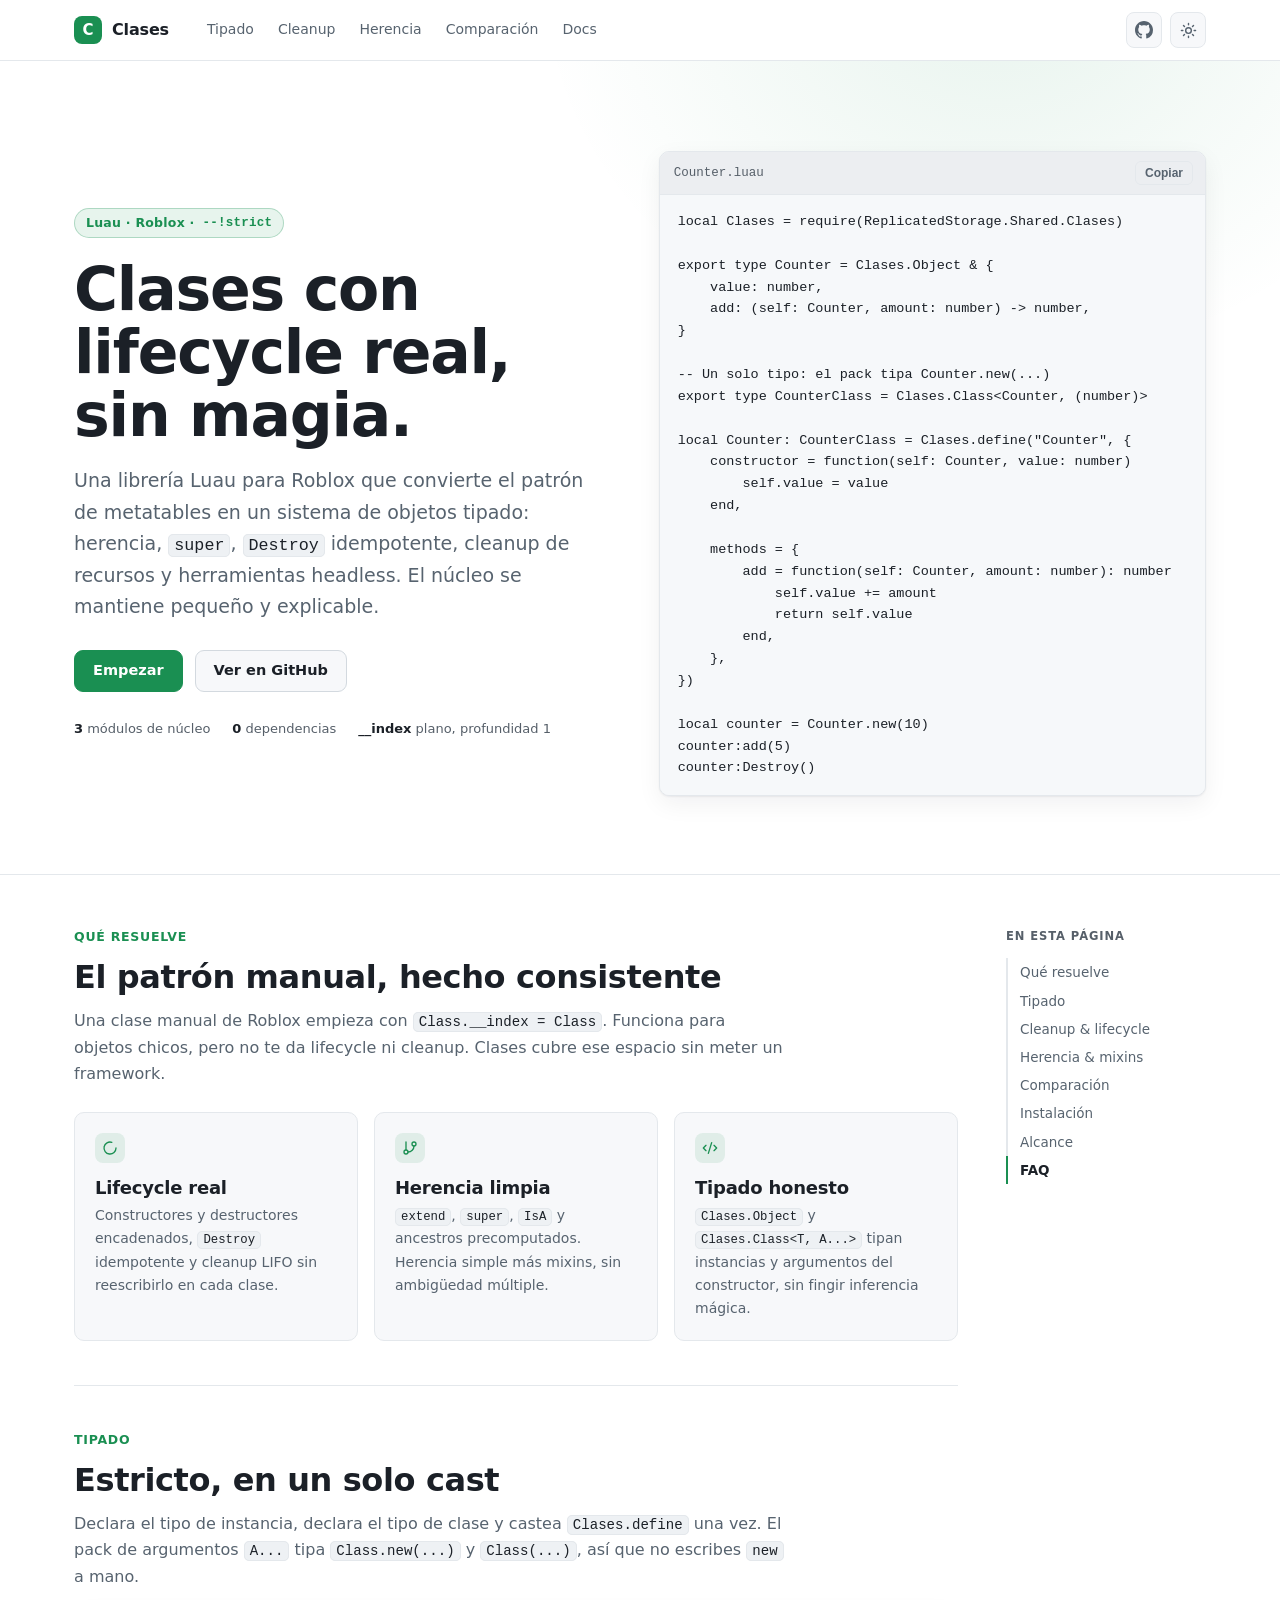
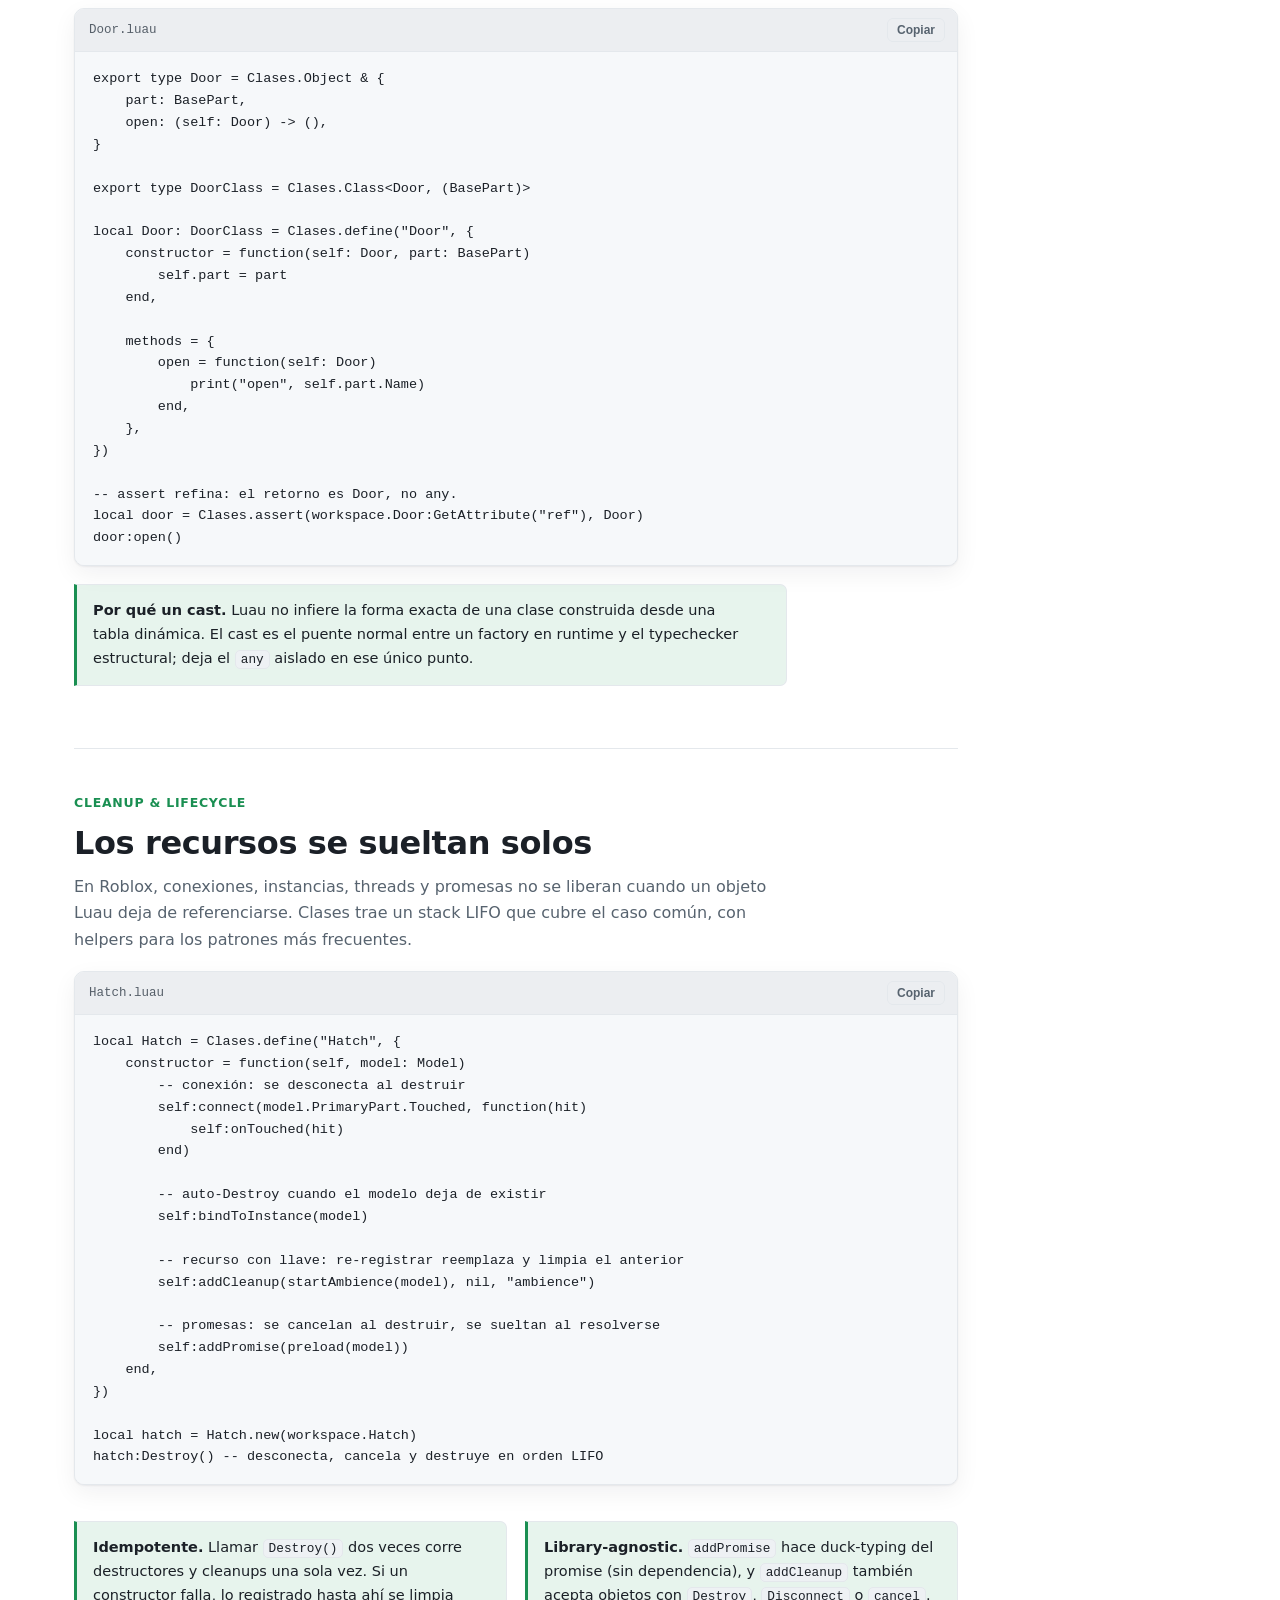
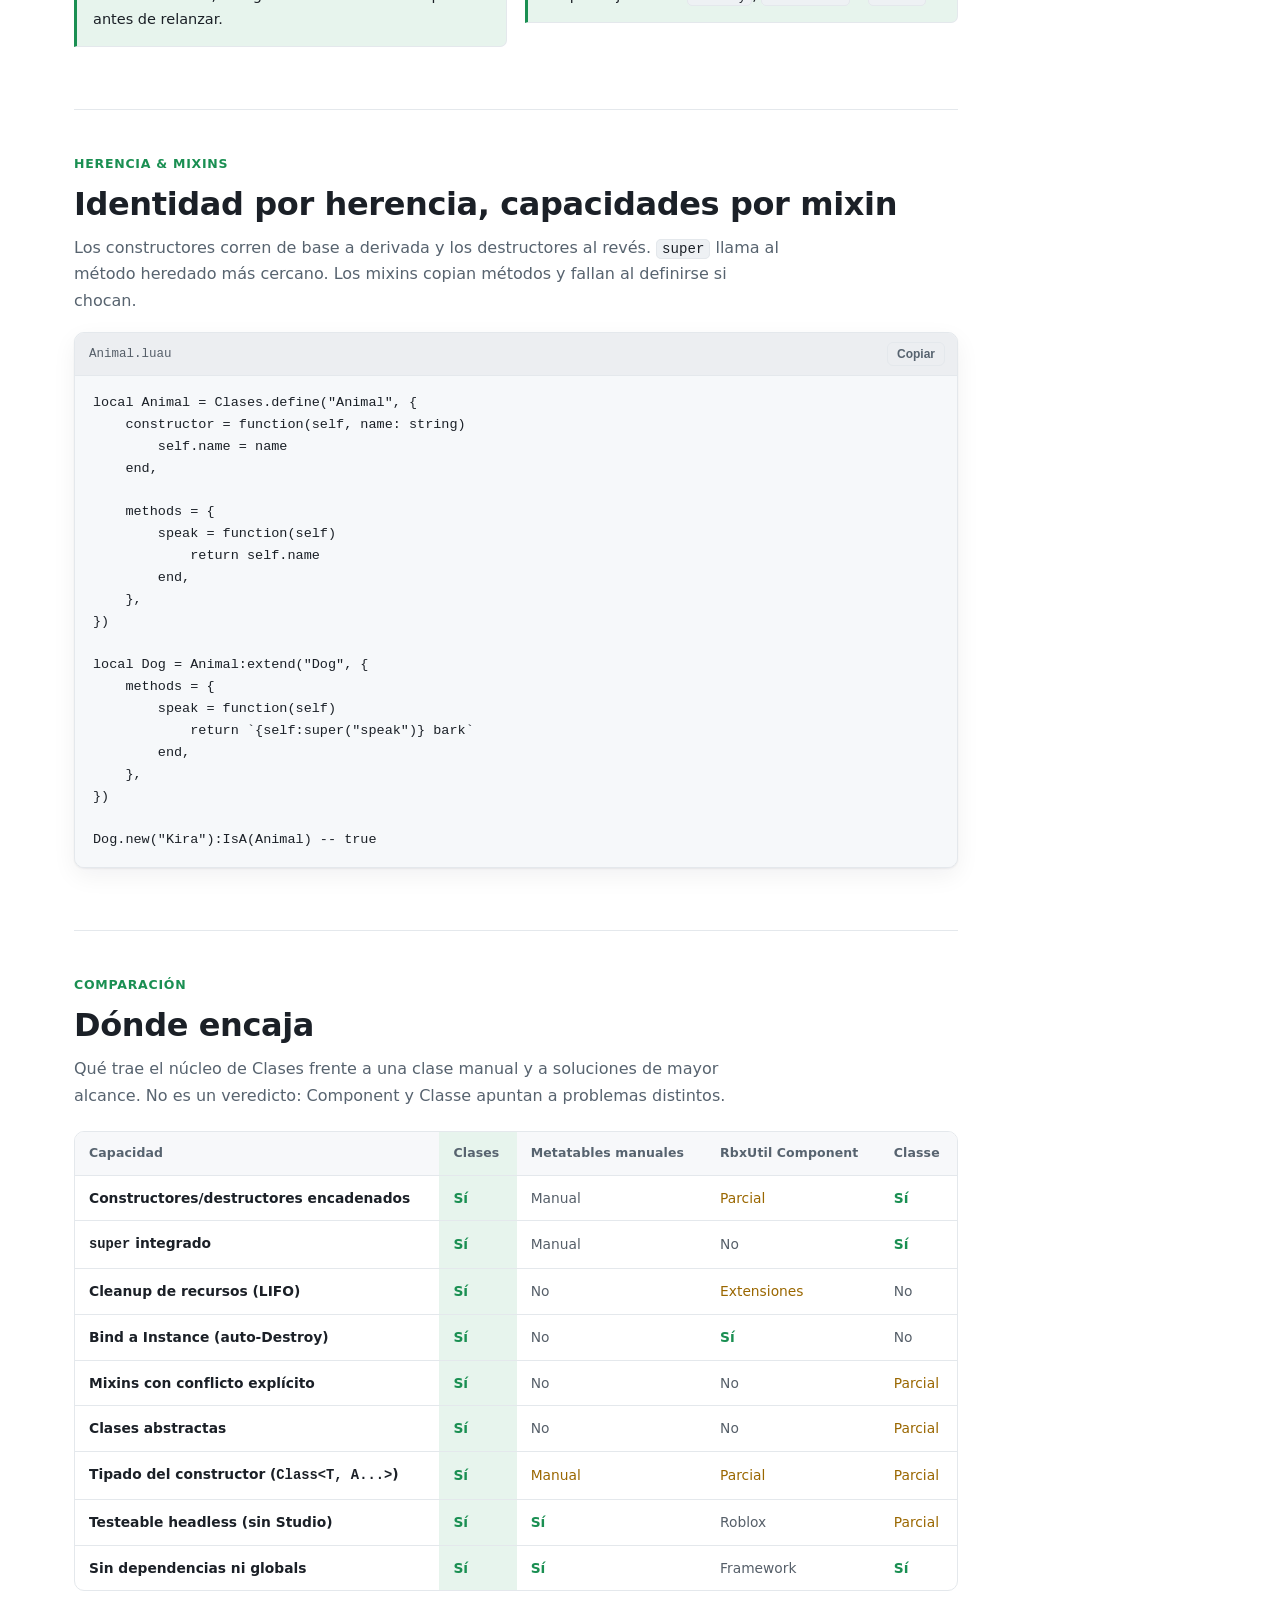
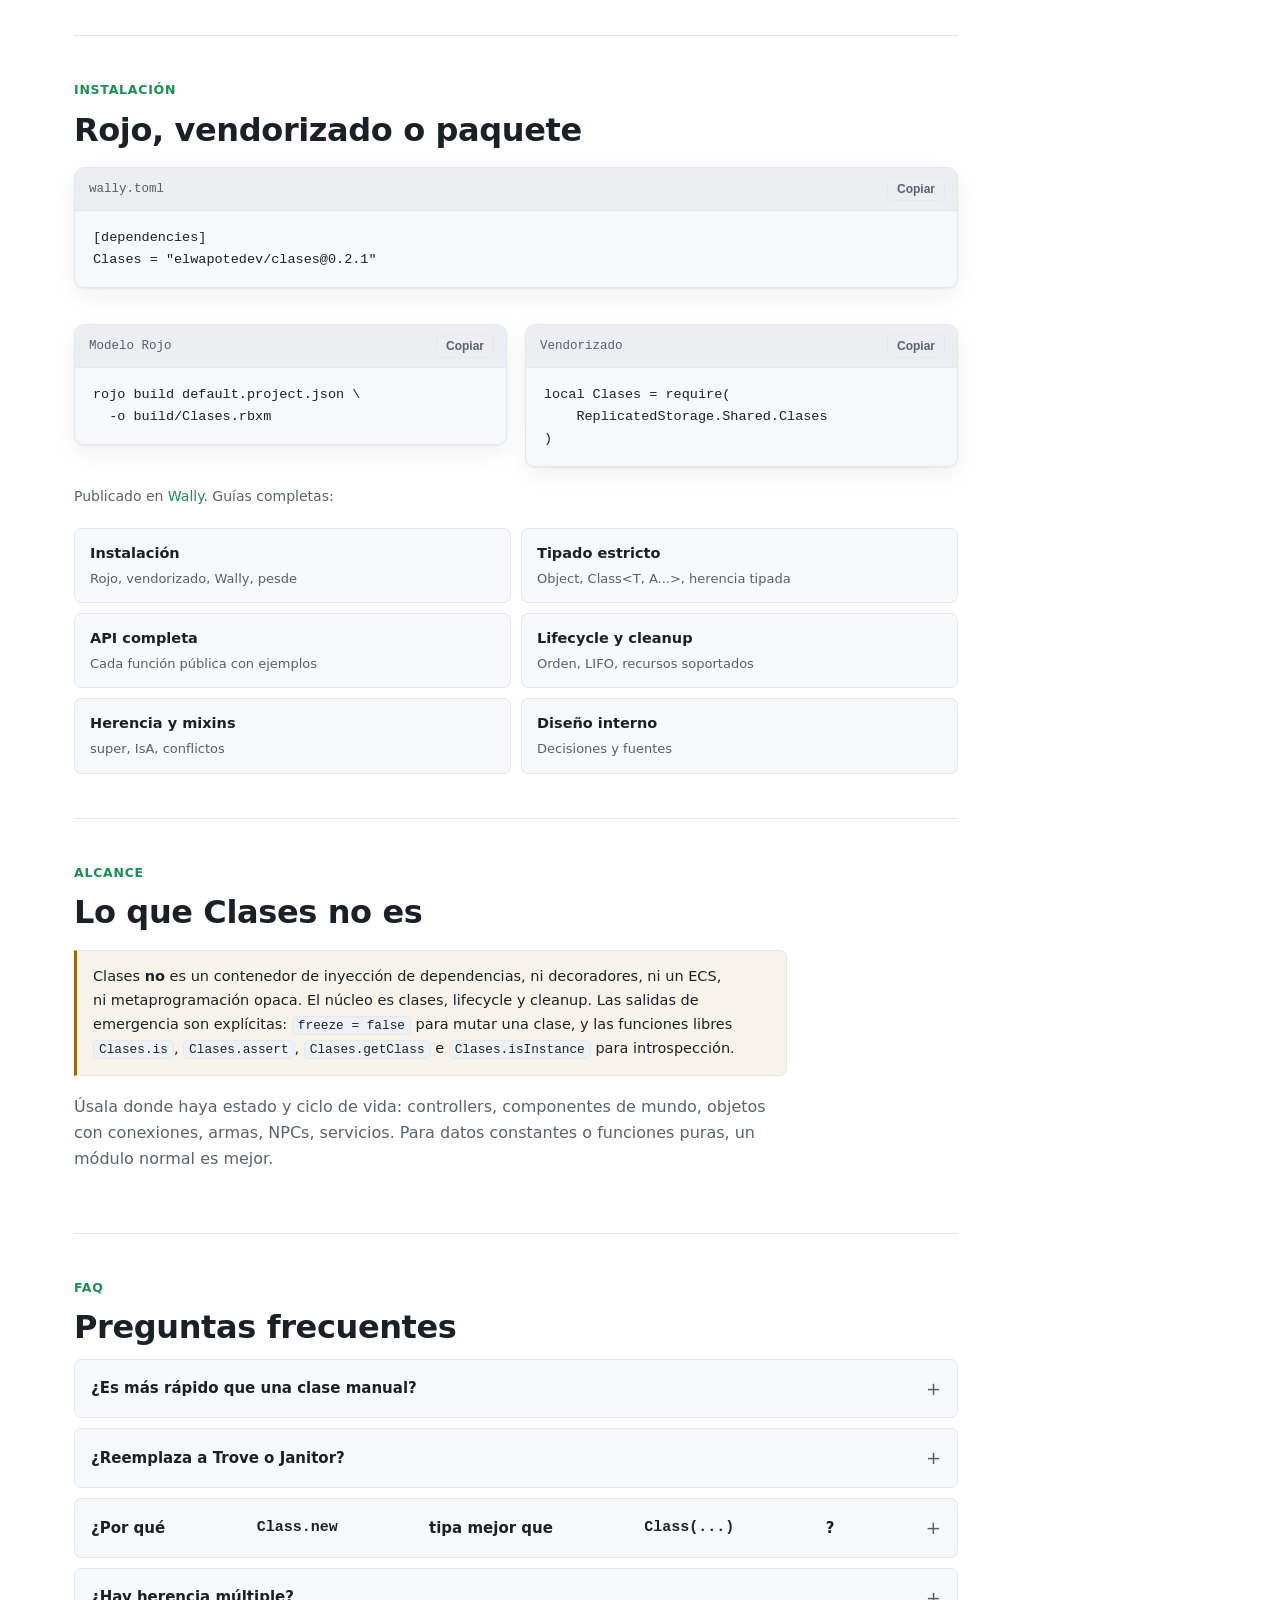
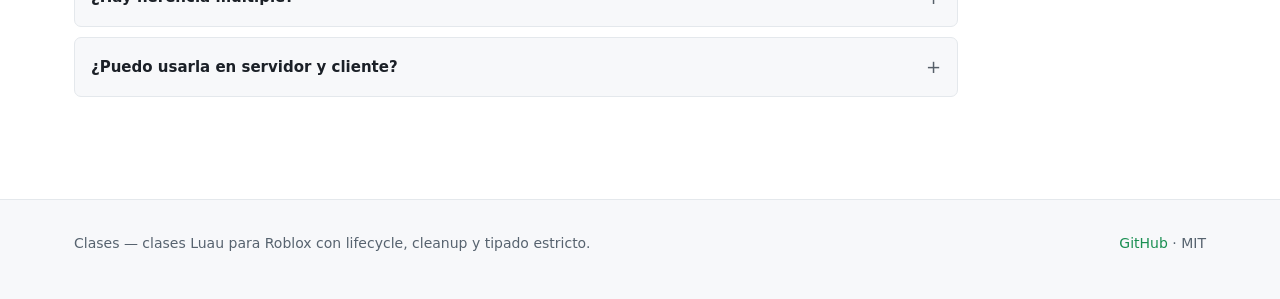
<file: docs/index.html>
<!doctype html>
<html lang="es" data-theme="dark">
	<head>
		<meta charset="utf-8" />
		<meta name="viewport" content="width=device-width, initial-scale=1" />
		<title>Clases — librería de clases Luau para Roblox</title>
		<meta
			name="description"
			content="Clases: librería Luau estricta para Roblox con clases tipadas, herencia, super, Destroy idempotente, cleanup de recursos y tooling headless."
		/>
		<meta name="color-scheme" content="dark light" />
		<meta property="og:title" content="Clases — librería de clases Luau para Roblox" />
		<meta
			property="og:description"
			content="Clases tipadas con lifecycle real: herencia, super, cleanup de recursos y tooling headless. Núcleo pequeño, sin magia."
		/>
		<link rel="stylesheet" href="assets/styles.css" />
		<script>
			// Tema antes del primer pintado para evitar parpadeo.
			(function () {
				try {
					var saved = localStorage.getItem("clases-theme");
					var theme = saved || (matchMedia("(prefers-color-scheme: light)").matches ? "light" : "dark");
					document.documentElement.setAttribute("data-theme", theme);
				} catch (e) {}
			})();
		</script>
	</head>
	<body>
		<header class="topbar">
			<div class="topbar-inner">
				<a class="brand" href="#inicio"><span class="mark">C</span> Clases</a>
				<nav class="nav" aria-label="Secciones">
					<a href="#tipado">Tipado</a>
					<a href="#cleanup">Cleanup</a>
					<a href="#herencia">Herencia</a>
					<a href="#comparacion">Comparación</a>
					<a href="api.html">Docs</a>
				</nav>
				<span class="topbar-spacer"></span>
				<div class="topbar-actions">
					<a
						class="icon-link"
						href="https://github.com/ElWapoteDev/Clases"
						aria-label="Repositorio en GitHub"
						rel="noopener"
					>
						<svg width="18" height="18" viewBox="0 0 16 16" fill="currentColor" aria-hidden="true">
							<path
								d="M8 0C3.58 0 0 3.58 0 8c0 3.54 2.29 6.53 5.47 7.59.4.07.55-.17.55-.38 0-.19-.01-.82-.01-1.49-2.01.37-2.53-.49-2.69-.94-.09-.23-.48-.94-.82-1.13-.28-.15-.68-.52-.01-.53.63-.01 1.08.58 1.23.82.72 1.21 1.87.87 2.33.66.07-.52.28-.87.51-1.07-1.78-.2-3.64-.89-3.64-3.95 0-.87.31-1.59.82-2.15-.08-.2-.36-1.02.08-2.12 0 0 .67-.21 2.2.82.64-.18 1.32-.27 2-.27.68 0 1.36.09 2 .27 1.53-1.04 2.2-.82 2.2-.82.44 1.1.16 1.92.08 2.12.51.56.82 1.27.82 2.15 0 3.07-1.87 3.75-3.65 3.95.29.25.54.73.54 1.48 0 1.07-.01 1.93-.01 2.2 0 .21.15.46.55.38A8.01 8.01 0 0 0 16 8c0-4.42-3.58-8-8-8Z"
							/>
						</svg>
					</a>
					<button class="theme-toggle" type="button" aria-label="Cambiar tema" id="theme-toggle">
						<svg class="moon" width="17" height="17" viewBox="0 0 24 24" fill="none" stroke="currentColor" stroke-width="2" stroke-linecap="round" stroke-linejoin="round" aria-hidden="true">
							<path d="M21 12.79A9 9 0 1 1 11.21 3 7 7 0 0 0 21 12.79Z" />
						</svg>
						<svg class="sun" width="17" height="17" viewBox="0 0 24 24" fill="none" stroke="currentColor" stroke-width="2" stroke-linecap="round" stroke-linejoin="round" aria-hidden="true">
							<circle cx="12" cy="12" r="4" />
							<path d="M12 2v2M12 20v2M4.93 4.93l1.41 1.41M17.66 17.66l1.41 1.41M2 12h2M20 12h2M4.93 19.07l1.41-1.41M17.66 6.34l1.41-1.41" />
						</svg>
					</button>
				</div>
			</div>
		</header>

		<section class="hero" id="inicio">
			<div class="hero-inner">
				<div>
					<span class="eyebrow">Luau · Roblox · <code style="background:none;border:none;padding:0;color:inherit">--!strict</code></span>
					<h1>Clases con lifecycle real, sin magia.</h1>
					<p class="lead">
						Una librería Luau para Roblox que convierte el patrón de metatables en un sistema de objetos tipado:
						herencia, <code>super</code>, <code>Destroy</code> idempotente, cleanup de recursos y herramientas
						headless. El núcleo se mantiene pequeño y explicable.
					</p>
					<div class="actions">
						<a class="btn btn-primary" href="#tipado">Empezar</a>
						<a class="btn" href="https://github.com/ElWapoteDev/Clases" rel="noopener">Ver en GitHub</a>
					</div>
					<div class="hero-meta">
						<span><strong>3</strong> módulos de núcleo</span>
						<span><strong>0</strong> dependencias</span>
						<span><strong>__index</strong> plano, profundidad 1</span>
					</div>
				</div>
				<div class="codeblock" data-filename="Counter.luau">
					<div class="codeblock-head">
						<span class="codeblock-name">Counter.luau</span>
						<button class="copy" type="button">Copiar</button>
					</div>
					<pre class="codeblock-body"><code data-lang="luau">local Clases = require(ReplicatedStorage.Shared.Clases)

export type Counter = Clases.Object &amp; {
	value: number,
	add: (self: Counter, amount: number) -&gt; number,
}

-- Un solo tipo: el pack tipa Counter.new(...)
export type CounterClass = Clases.Class&lt;Counter, (number)&gt;

local Counter: CounterClass = Clases.define("Counter", {
	constructor = function(self: Counter, value: number)
		self.value = value
	end,

	methods = {
		add = function(self: Counter, amount: number): number
			self.value += amount
			return self.value
		end,
	},
})

local counter = Counter.new(10)
counter:add(5)
counter:Destroy()</code></pre>
				</div>
			</div>
		</section>

		<main>
			<div class="content">
				<section class="section" id="que-resuelve">
					<p class="kicker">Qué resuelve</p>
					<h2>El patrón manual, hecho consistente</h2>
					<p class="section-lead">
						Una clase manual de Roblox empieza con <code>Class.__index = Class</code>. Funciona para objetos
						chicos, pero no te da lifecycle ni cleanup. Clases cubre ese espacio sin meter un framework.
					</p>
					<div class="grid">
						<div class="card">
							<div class="card-icon">
								<svg width="16" height="16" viewBox="0 0 24 24" fill="none" stroke="currentColor" stroke-width="2" stroke-linecap="round" stroke-linejoin="round"><path d="M21 12a9 9 0 1 1-6.219-8.56" /></svg>
							</div>
							<h3>Lifecycle real</h3>
							<p>Constructores y destructores encadenados, <code>Destroy</code> idempotente y cleanup LIFO sin reescribirlo en cada clase.</p>
						</div>
						<div class="card">
							<div class="card-icon">
								<svg width="16" height="16" viewBox="0 0 24 24" fill="none" stroke="currentColor" stroke-width="2" stroke-linecap="round" stroke-linejoin="round"><path d="M6 3v12" /><circle cx="18" cy="6" r="3" /><circle cx="6" cy="18" r="3" /><path d="M18 9a9 9 0 0 1-9 9" /></svg>
							</div>
							<h3>Herencia limpia</h3>
							<p><code>extend</code>, <code>super</code>, <code>IsA</code> y ancestros precomputados. Herencia simple más mixins, sin ambigüedad múltiple.</p>
						</div>
						<div class="card">
							<div class="card-icon">
								<svg width="16" height="16" viewBox="0 0 24 24" fill="none" stroke="currentColor" stroke-width="2" stroke-linecap="round" stroke-linejoin="round"><path d="m18 16 4-4-4-4M6 8l-4 4 4 4M14.5 4l-5 16" /></svg>
							</div>
							<h3>Tipado honesto</h3>
							<p><code>Clases.Object</code> y <code>Clases.Class&lt;T, A...&gt;</code> tipan instancias y argumentos del constructor, sin fingir inferencia mágica.</p>
						</div>
					</div>
				</section>

				<section class="section" id="tipado">
					<p class="kicker">Tipado</p>
					<h2>Estricto, en un solo cast</h2>
					<p class="section-lead">
						Declara el tipo de instancia, declara el tipo de clase y castea <code>Clases.define</code> una vez. El
						pack de argumentos <code>A...</code> tipa <code>Class.new(...)</code> y <code>Class(...)</code>, así que
						no escribes <code>new</code> a mano.
					</p>
					<div class="codeblock">
						<div class="codeblock-head">
							<span class="codeblock-name">Door.luau</span>
							<button class="copy" type="button">Copiar</button>
						</div>
						<pre class="codeblock-body"><code data-lang="luau">export type Door = Clases.Object &amp; {
	part: BasePart,
	open: (self: Door) -&gt; (),
}

export type DoorClass = Clases.Class&lt;Door, (BasePart)&gt;

local Door: DoorClass = Clases.define("Door", {
	constructor = function(self: Door, part: BasePart)
		self.part = part
	end,

	methods = {
		open = function(self: Door)
			print("open", self.part.Name)
		end,
	},
})

-- assert refina: el retorno es Door, no any.
local door = Clases.assert(workspace.Door:GetAttribute("ref"), Door)
door:open()</code></pre>
					</div>
					<div class="callout">
						<p>
							<strong>Por qué un cast.</strong> Luau no infiere la forma exacta de una clase construida desde una
							tabla dinámica. El cast es el puente normal entre un factory en runtime y el typechecker estructural;
							deja el <code>any</code> aislado en ese único punto.
						</p>
					</div>
				</section>

				<section class="section" id="cleanup">
					<p class="kicker">Cleanup &amp; lifecycle</p>
					<h2>Los recursos se sueltan solos</h2>
					<p class="section-lead">
						En Roblox, conexiones, instancias, threads y promesas no se liberan cuando un objeto Luau deja de
						referenciarse. Clases trae un stack LIFO que cubre el caso común, con helpers para los patrones más
						frecuentes.
					</p>
					<div class="codeblock">
						<div class="codeblock-head">
							<span class="codeblock-name">Hatch.luau</span>
							<button class="copy" type="button">Copiar</button>
						</div>
						<pre class="codeblock-body"><code data-lang="luau">local Hatch = Clases.define("Hatch", {
	constructor = function(self, model: Model)
		-- conexión: se desconecta al destruir
		self:connect(model.PrimaryPart.Touched, function(hit)
			self:onTouched(hit)
		end)

		-- auto-Destroy cuando el modelo deja de existir
		self:bindToInstance(model)

		-- recurso con llave: re-registrar reemplaza y limpia el anterior
		self:addCleanup(startAmbience(model), nil, "ambience")

		-- promesas: se cancelan al destruir, se sueltan al resolverse
		self:addPromise(preload(model))
	end,
})

local hatch = Hatch.new(workspace.Hatch)
hatch:Destroy() -- desconecta, cancela y destruye en orden LIFO</code></pre>
					</div>
					<div class="split">
						<div class="callout">
							<p>
								<strong>Idempotente.</strong> Llamar <code>Destroy()</code> dos veces corre destructores y cleanups
								una sola vez. Si un constructor falla, lo registrado hasta ahí se limpia antes de relanzar.
							</p>
						</div>
						<div class="callout">
							<p>
								<strong>Library-agnostic.</strong> <code>addPromise</code> hace duck-typing del promise (sin
								dependencia), y <code>addCleanup</code> también acepta objetos con <code>Destroy</code>,
								<code>Disconnect</code> o <code>cancel</code>.
							</p>
						</div>
					</div>
				</section>

				<section class="section" id="herencia">
					<p class="kicker">Herencia &amp; mixins</p>
					<h2>Identidad por herencia, capacidades por mixin</h2>
					<p class="section-lead">
						Los constructores corren de base a derivada y los destructores al revés. <code>super</code> llama al
						método heredado más cercano. Los mixins copian métodos y fallan al definirse si chocan.
					</p>
					<div class="codeblock">
						<div class="codeblock-head">
							<span class="codeblock-name">Animal.luau</span>
							<button class="copy" type="button">Copiar</button>
						</div>
						<pre class="codeblock-body"><code data-lang="luau">local Animal = Clases.define("Animal", {
	constructor = function(self, name: string)
		self.name = name
	end,

	methods = {
		speak = function(self)
			return self.name
		end,
	},
})

local Dog = Animal:extend("Dog", {
	methods = {
		speak = function(self)
			return `{self:super("speak")} bark`
		end,
	},
})

Dog.new("Kira"):IsA(Animal) -- true</code></pre>
					</div>
				</section>

				<section class="section" id="comparacion">
					<p class="kicker">Comparación</p>
					<h2>Dónde encaja</h2>
					<p class="section-lead">
						Qué trae el núcleo de Clases frente a una clase manual y a soluciones de mayor alcance. No es un
						veredicto: Component y Classe apuntan a problemas distintos.
					</p>
					<div class="matrix-wrap">
						<table class="matrix">
							<thead>
								<tr>
									<th scope="col">Capacidad</th>
									<th scope="col" class="highlight">Clases</th>
									<th scope="col">Metatables manuales</th>
									<th scope="col">RbxUtil Component</th>
									<th scope="col">Classe</th>
								</tr>
							</thead>
							<tbody>
								<tr>
									<th scope="row">Constructores/destructores encadenados</th>
									<td class="highlight"><span class="yes">Sí</span></td>
									<td><span class="no">Manual</span></td>
									<td><span class="partial">Parcial</span></td>
									<td><span class="yes">Sí</span></td>
								</tr>
								<tr>
									<th scope="row"><code>super</code> integrado</th>
									<td class="highlight"><span class="yes">Sí</span></td>
									<td><span class="no">Manual</span></td>
									<td><span class="no">No</span></td>
									<td><span class="yes">Sí</span></td>
								</tr>
								<tr>
									<th scope="row">Cleanup de recursos (LIFO)</th>
									<td class="highlight"><span class="yes">Sí</span></td>
									<td><span class="no">No</span></td>
									<td><span class="partial">Extensiones</span></td>
									<td><span class="no">No</span></td>
								</tr>
								<tr>
									<th scope="row">Bind a Instance (auto-Destroy)</th>
									<td class="highlight"><span class="yes">Sí</span></td>
									<td><span class="no">No</span></td>
									<td><span class="yes">Sí</span></td>
									<td><span class="no">No</span></td>
								</tr>
								<tr>
									<th scope="row">Mixins con conflicto explícito</th>
									<td class="highlight"><span class="yes">Sí</span></td>
									<td><span class="no">No</span></td>
									<td><span class="no">No</span></td>
									<td><span class="partial">Parcial</span></td>
								</tr>
								<tr>
									<th scope="row">Clases abstractas</th>
									<td class="highlight"><span class="yes">Sí</span></td>
									<td><span class="no">No</span></td>
									<td><span class="no">No</span></td>
									<td><span class="partial">Parcial</span></td>
								</tr>
								<tr>
									<th scope="row">Tipado del constructor (<code>Class&lt;T, A...&gt;</code>)</th>
									<td class="highlight"><span class="yes">Sí</span></td>
									<td><span class="partial">Manual</span></td>
									<td><span class="partial">Parcial</span></td>
									<td><span class="partial">Parcial</span></td>
								</tr>
								<tr>
									<th scope="row">Testeable headless (sin Studio)</th>
									<td class="highlight"><span class="yes">Sí</span></td>
									<td><span class="yes">Sí</span></td>
									<td><span class="no">Roblox</span></td>
									<td><span class="partial">Parcial</span></td>
								</tr>
								<tr>
									<th scope="row">Sin dependencias ni globals</th>
									<td class="highlight"><span class="yes">Sí</span></td>
									<td><span class="yes">Sí</span></td>
									<td><span class="no">Framework</span></td>
									<td><span class="yes">Sí</span></td>
								</tr>
							</tbody>
						</table>
					</div>
				</section>

				<section class="section" id="instalacion">
					<p class="kicker">Instalación</p>
					<h2>Rojo, vendorizado o paquete</h2>
					<div class="codeblock">
						<div class="codeblock-head">
							<span class="codeblock-name">wally.toml</span>
							<button class="copy" type="button">Copiar</button>
						</div>
						<pre class="codeblock-body"><code data-lang="toml">[dependencies]
Clases = "elwapotedev/clases@0.2.1"</code></pre>
					</div>
					<div class="split">
						<div class="codeblock">
							<div class="codeblock-head">
								<span class="codeblock-name">Modelo Rojo</span>
								<button class="copy" type="button">Copiar</button>
							</div>
							<pre class="codeblock-body"><code data-lang="bash">rojo build default.project.json \
  -o build/Clases.rbxm</code></pre>
						</div>
						<div class="codeblock">
							<div class="codeblock-head">
								<span class="codeblock-name">Vendorizado</span>
								<button class="copy" type="button">Copiar</button>
							</div>
							<pre class="codeblock-body"><code data-lang="luau">local Clases = require(
	ReplicatedStorage.Shared.Clases
)</code></pre>
						</div>
					</div>
					<p class="muted" style="font-size: 14px">
						Publicado en <a href="https://wally.run/package/elwapotedev/clases" rel="noopener">Wally</a>.
						Guías completas:
					</p>
					<div class="doclinks">
						<a class="doclink" href="installation.html"><span class="t">Instalación</span><span class="d">Rojo, vendorizado, Wally, pesde</span></a>
						<a class="doclink" href="typing.html"><span class="t">Tipado estricto</span><span class="d">Object, Class&lt;T, A...&gt;, herencia tipada</span></a>
						<a class="doclink" href="api.html"><span class="t">API completa</span><span class="d">Cada función pública con ejemplos</span></a>
						<a class="doclink" href="lifecycle.html"><span class="t">Lifecycle y cleanup</span><span class="d">Orden, LIFO, recursos soportados</span></a>
						<a class="doclink" href="mixins.html"><span class="t">Herencia y mixins</span><span class="d">super, IsA, conflictos</span></a>
						<a class="doclink" href="design.html"><span class="t">Diseño interno</span><span class="d">Decisiones y fuentes</span></a>
					</div>
				</section>

				<section class="section" id="no-goals">
					<p class="kicker">Alcance</p>
					<h2>Lo que Clases no es</h2>
					<div class="callout warn">
						<p>
							Clases <strong>no</strong> es un contenedor de inyección de dependencias, ni decoradores, ni un ECS,
							ni metaprogramación opaca. El núcleo es clases, lifecycle y cleanup. Las salidas de emergencia son
							explícitas: <code>freeze = false</code> para mutar una clase, y las funciones libres
							<code>Clases.is</code>, <code>Clases.assert</code>, <code>Clases.getClass</code> e
							<code>Clases.isInstance</code> para introspección.
						</p>
					</div>
					<p class="section-lead">
						Úsala donde haya estado y ciclo de vida: controllers, componentes de mundo, objetos con conexiones,
						armas, NPCs, servicios. Para datos constantes o funciones puras, un módulo normal es mejor.
					</p>
				</section>

				<section class="section faq" id="faq">
					<p class="kicker">FAQ</p>
					<h2>Preguntas frecuentes</h2>

					<details>
						<summary>¿Es más rápido que una clase manual?</summary>
						<div class="answer">
							<p>
								Las llamadas de método quedan muy cerca del patrón manual, porque las instancias usan
								<code>__index</code> directo a la clase concreta (profundidad 1). Crear, destruir,
								<code>super</code> e <code>IsA</code> tienen coste extra por el lifecycle y la introspección.
							</p>
						</div>
					</details>
					<details>
						<summary>¿Reemplaza a Trove o Janitor?</summary>
						<div class="answer">
							<p>
								No siempre. Cubre el cleanup normal de una instancia. Si ya necesitas su API completa, puedes
								registrarlos con <code>self:addCleanup(trove)</code>.
							</p>
						</div>
					</details>
					<details>
						<summary>¿Por qué <code>Class.new</code> tipa mejor que <code>Class(...)</code>?</summary>
						<div class="answer">
							<p>
								Ambas funcionan en runtime y ahora ambas respetan el pack <code>A...</code>. <code>Class.new</code>
								es la forma recomendada cuando quieres que Luau revise los argumentos del constructor.
							</p>
						</div>
					</details>
					<details>
						<summary>¿Hay herencia múltiple?</summary>
						<div class="answer">
							<p>
								No. En Luau suele generar orden ambiguo y conflictos silenciosos. Clases usa herencia simple más
								mixins con conflicto explícito.
							</p>
						</div>
					</details>
					<details>
						<summary>¿Puedo usarla en servidor y cliente?</summary>
						<div class="answer">
							<p>Sí. Es realm <em>shared</em> y no usa APIs exclusivas de servidor o cliente.</p>
						</div>
					</details>
				</section>
			</div>

			<aside class="toc" aria-label="En esta página">
				<div class="toc-title">En esta página</div>
				<nav id="toc-nav">
					<a href="#que-resuelve">Qué resuelve</a>
					<a href="#tipado">Tipado</a>
					<a href="#cleanup">Cleanup &amp; lifecycle</a>
					<a href="#herencia">Herencia &amp; mixins</a>
					<a href="#comparacion">Comparación</a>
					<a href="#instalacion">Instalación</a>
					<a href="#no-goals">Alcance</a>
					<a href="#faq">FAQ</a>
				</nav>
			</aside>
		</main>

		<footer class="footer">
			<div class="footer-inner">
				<div>Clases — clases Luau para Roblox con lifecycle, cleanup y tipado estricto.</div>
				<div><a href="https://github.com/ElWapoteDev/Clases" rel="noopener">GitHub</a> · MIT</div>
			</div>
		</footer>

		<script>
			// UI sin dependencias externas: tema, copiar, índice activo.
			(function () {
				var toggle = document.getElementById("theme-toggle");
				if (toggle) {
					toggle.addEventListener("click", function () {
						var next = document.documentElement.getAttribute("data-theme") === "light" ? "dark" : "light";
						document.documentElement.setAttribute("data-theme", next);
						try {
							localStorage.setItem("clases-theme", next);
						} catch (e) {}
					});
				}

				document.querySelectorAll(".copy").forEach(function (btn) {
					var done = function () {
						btn.textContent = "Copiado";
						btn.classList.add("copied");
						setTimeout(function () {
							btn.textContent = "Copiar";
							btn.classList.remove("copied");
						}, 1400);
					};
					var fail = function () {
						btn.textContent = "Error";
						setTimeout(function () {
							btn.textContent = "Copiar";
						}, 1400);
					};
					btn.addEventListener("click", function () {
						var block = btn.closest(".codeblock");
						var code = block && block.querySelector("code");
						if (!code) return;
						var text = code.textContent;
						if (navigator.clipboard && navigator.clipboard.writeText) {
							navigator.clipboard.writeText(text).then(done).catch(fail);
							return;
						}
						// Fallback para contextos inseguros (file://).
						try {
							var ta = document.createElement("textarea");
							ta.value = text;
							ta.style.position = "fixed";
							ta.style.opacity = "0";
							document.body.appendChild(ta);
							ta.select();
							var ok = document.execCommand("copy");
							document.body.removeChild(ta);
							ok ? done() : fail();
						} catch (e) {
							fail();
						}
					});
				});

				var links = Array.prototype.slice.call(document.querySelectorAll("#toc-nav a"));
				var byId = {};
				links.forEach(function (a) {
					byId[a.getAttribute("href").slice(1)] = a;
				});
				var observer = new IntersectionObserver(
					function (entries) {
						entries.forEach(function (entry) {
							if (entry.isIntersecting) {
								links.forEach(function (a) {
									a.classList.remove("active");
								});
								var active = byId[entry.target.id];
								if (active) active.classList.add("active");
							}
						});
					},
					{ rootMargin: "-20% 0px -70% 0px" }
				);
				document.querySelectorAll("main section[id]").forEach(function (s) {
					observer.observe(s);
				});
			})();
		</script>

		<script type="module">
			// Resaltado real de Luau con Shiki (gramática 'luau', no 'lua').
			// Degradación elegante: si el CDN falla, el código crudo queda legible.
			try {
				const { codeToHtml } = await import("https://esm.sh/shiki@3.23.0");
				const blocks = Array.from(document.querySelectorAll("pre.codeblock-body > code"));
				// allSettled + try/catch por bloque: un fallo aislado no borra el resto.
				await Promise.allSettled(
					blocks.map(async (code) => {
						try {
							const lang = code.getAttribute("data-lang") || "luau";
							const html = await codeToHtml(code.textContent, {
								lang,
								themes: { light: "github-light", dark: "github-dark" },
								defaultColor: false,
								// Sube el contraste del comentario en oscuro (WCAG AA).
								colorReplacements: { "github-dark": { "#6a737d": "#8b949e" } },
							});
							const tpl = document.createElement("template");
							tpl.innerHTML = html.trim();
							const shikiCode = tpl.content.querySelector("code");
							if (shikiCode) code.innerHTML = shikiCode.innerHTML;
						} catch (e) {
							/* este bloque queda en texto plano */
						}
					})
				);
			} catch (e) {
				/* shiki no cargo: el texto plano sigue siendo legible */
			}
		</script>
	</body>
</html>
</file>
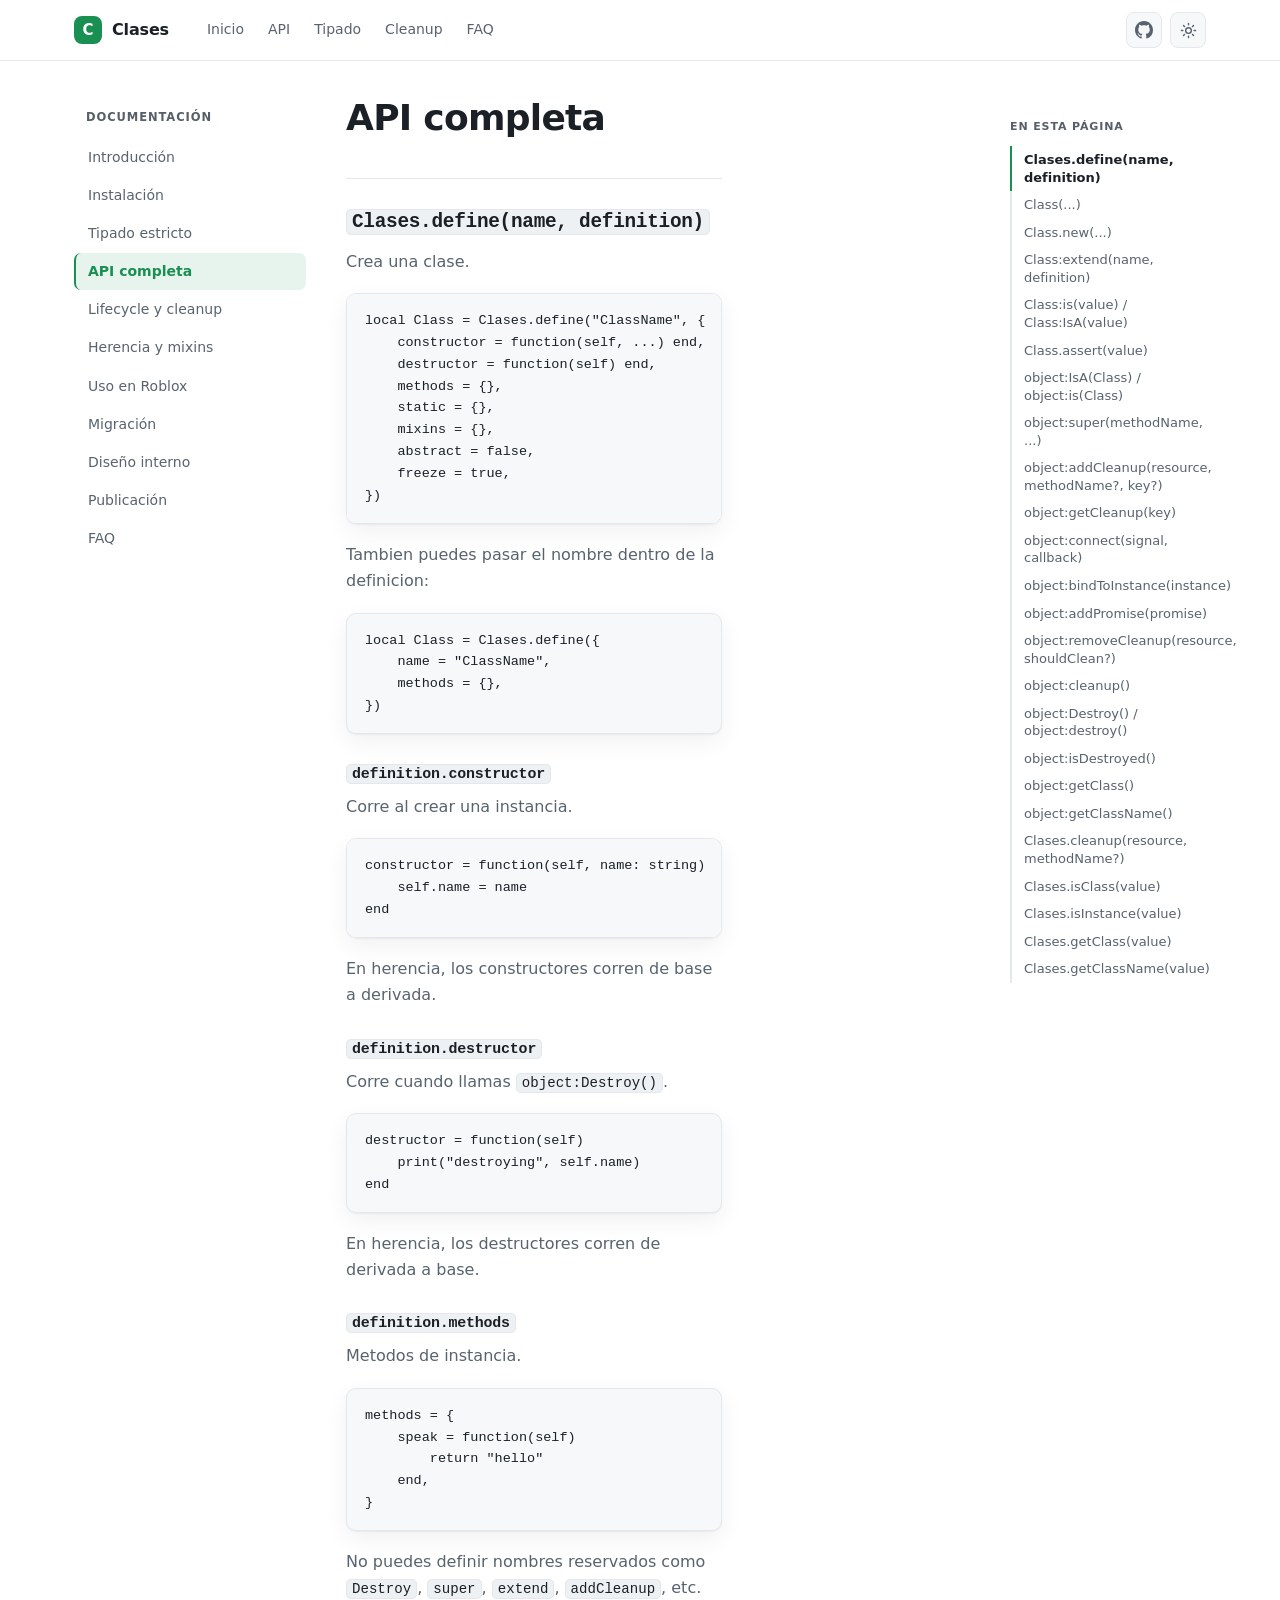
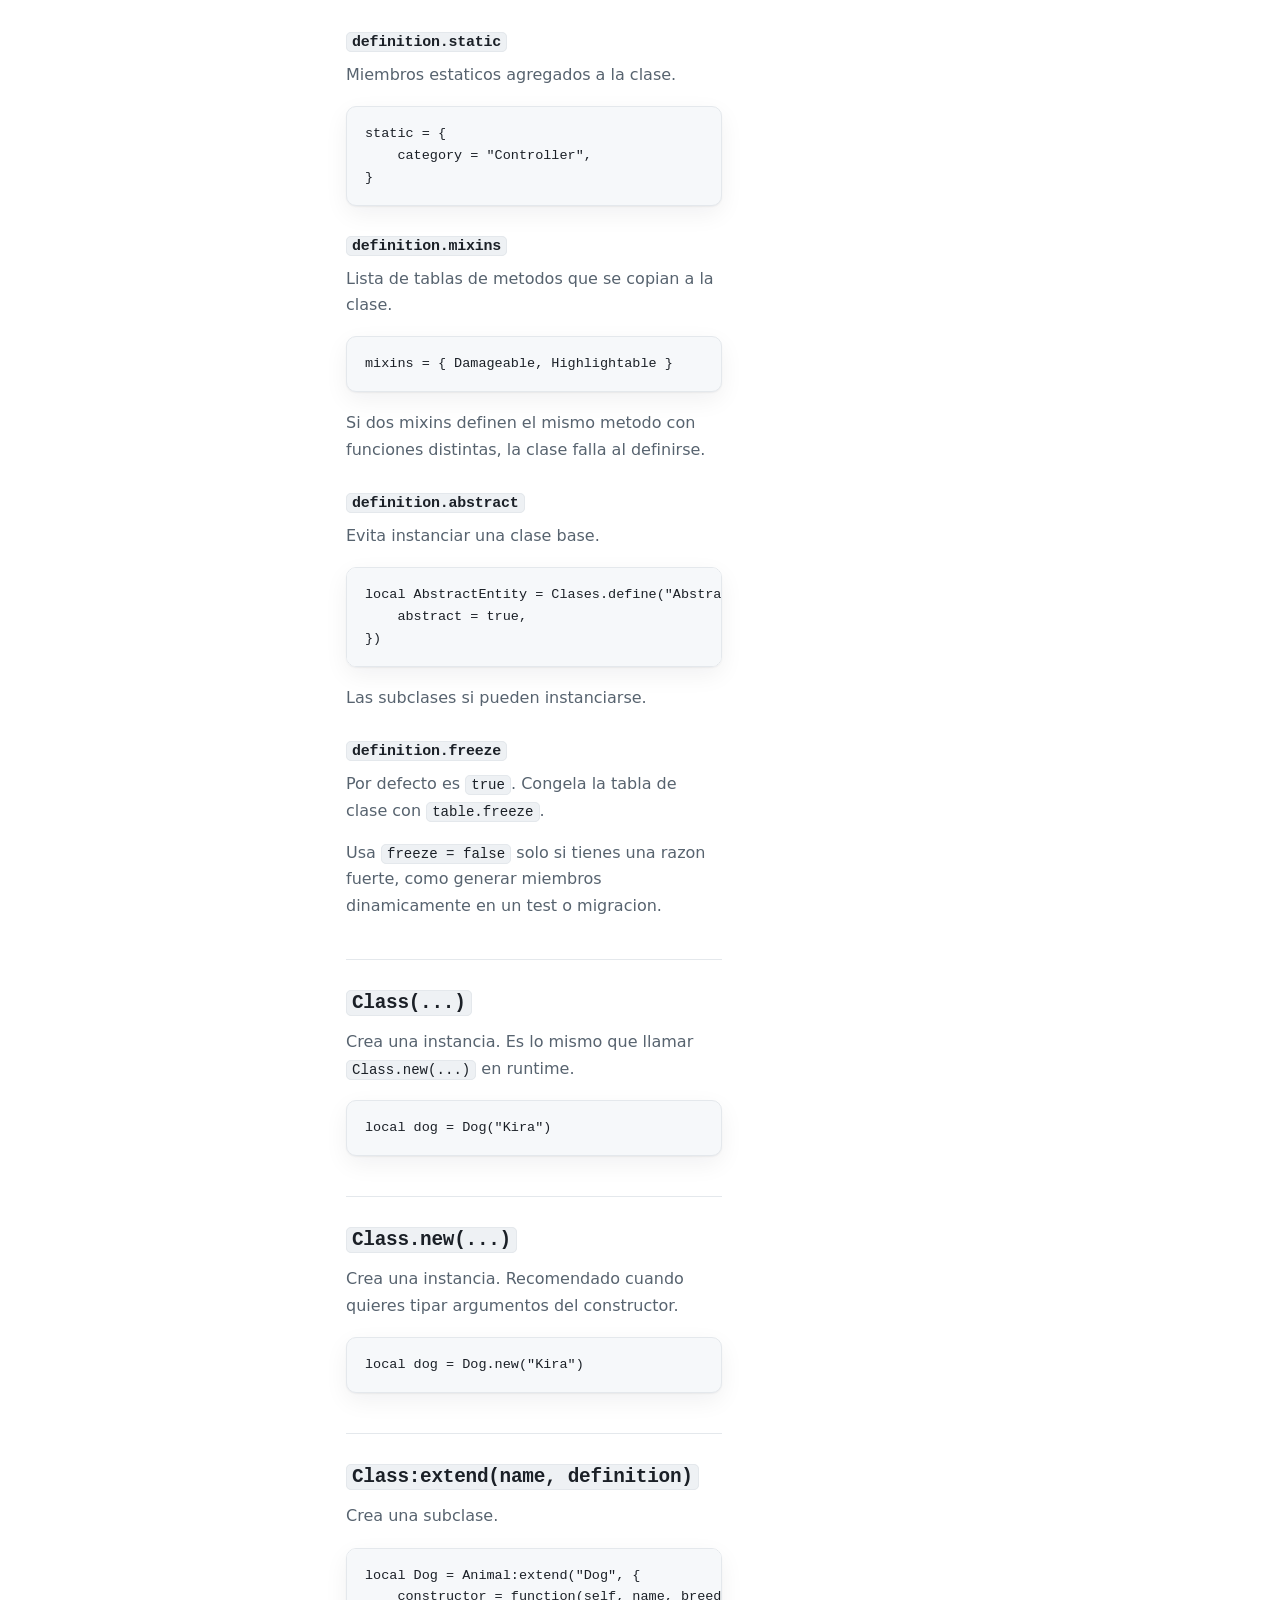
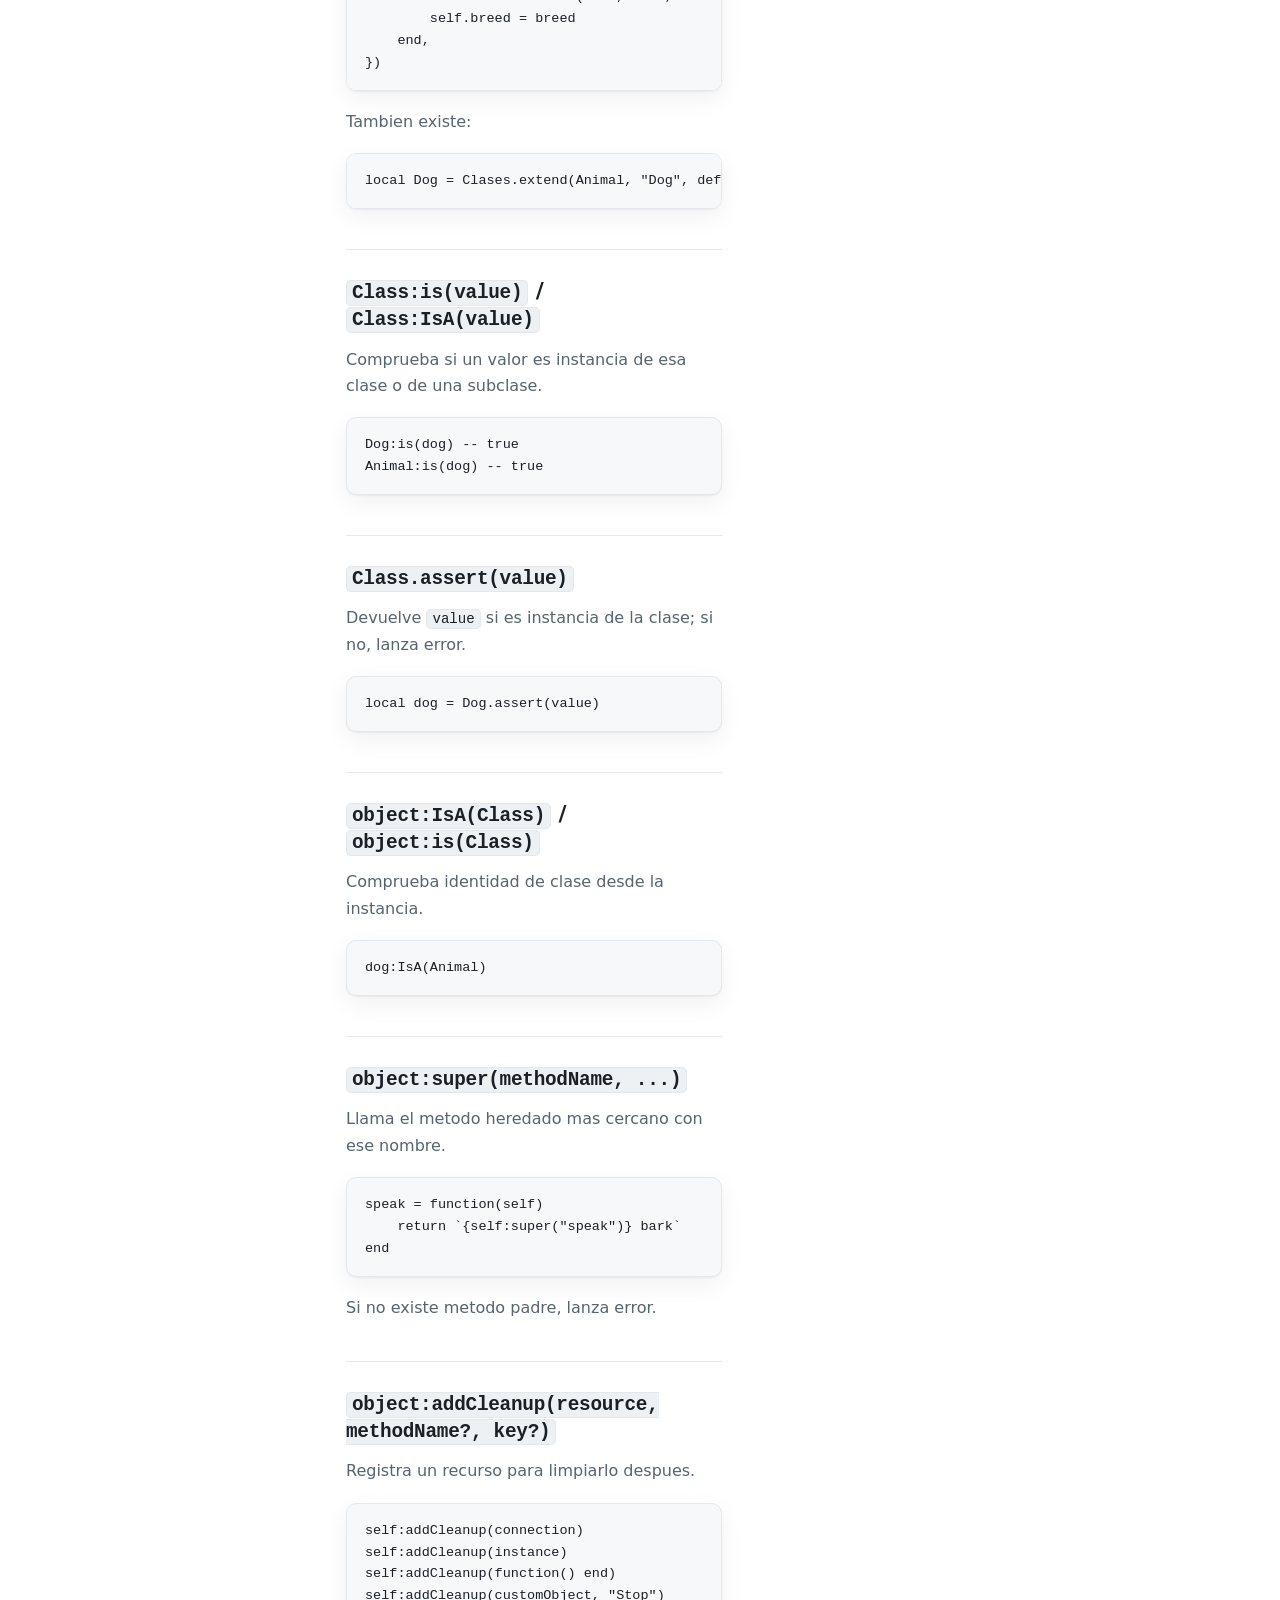
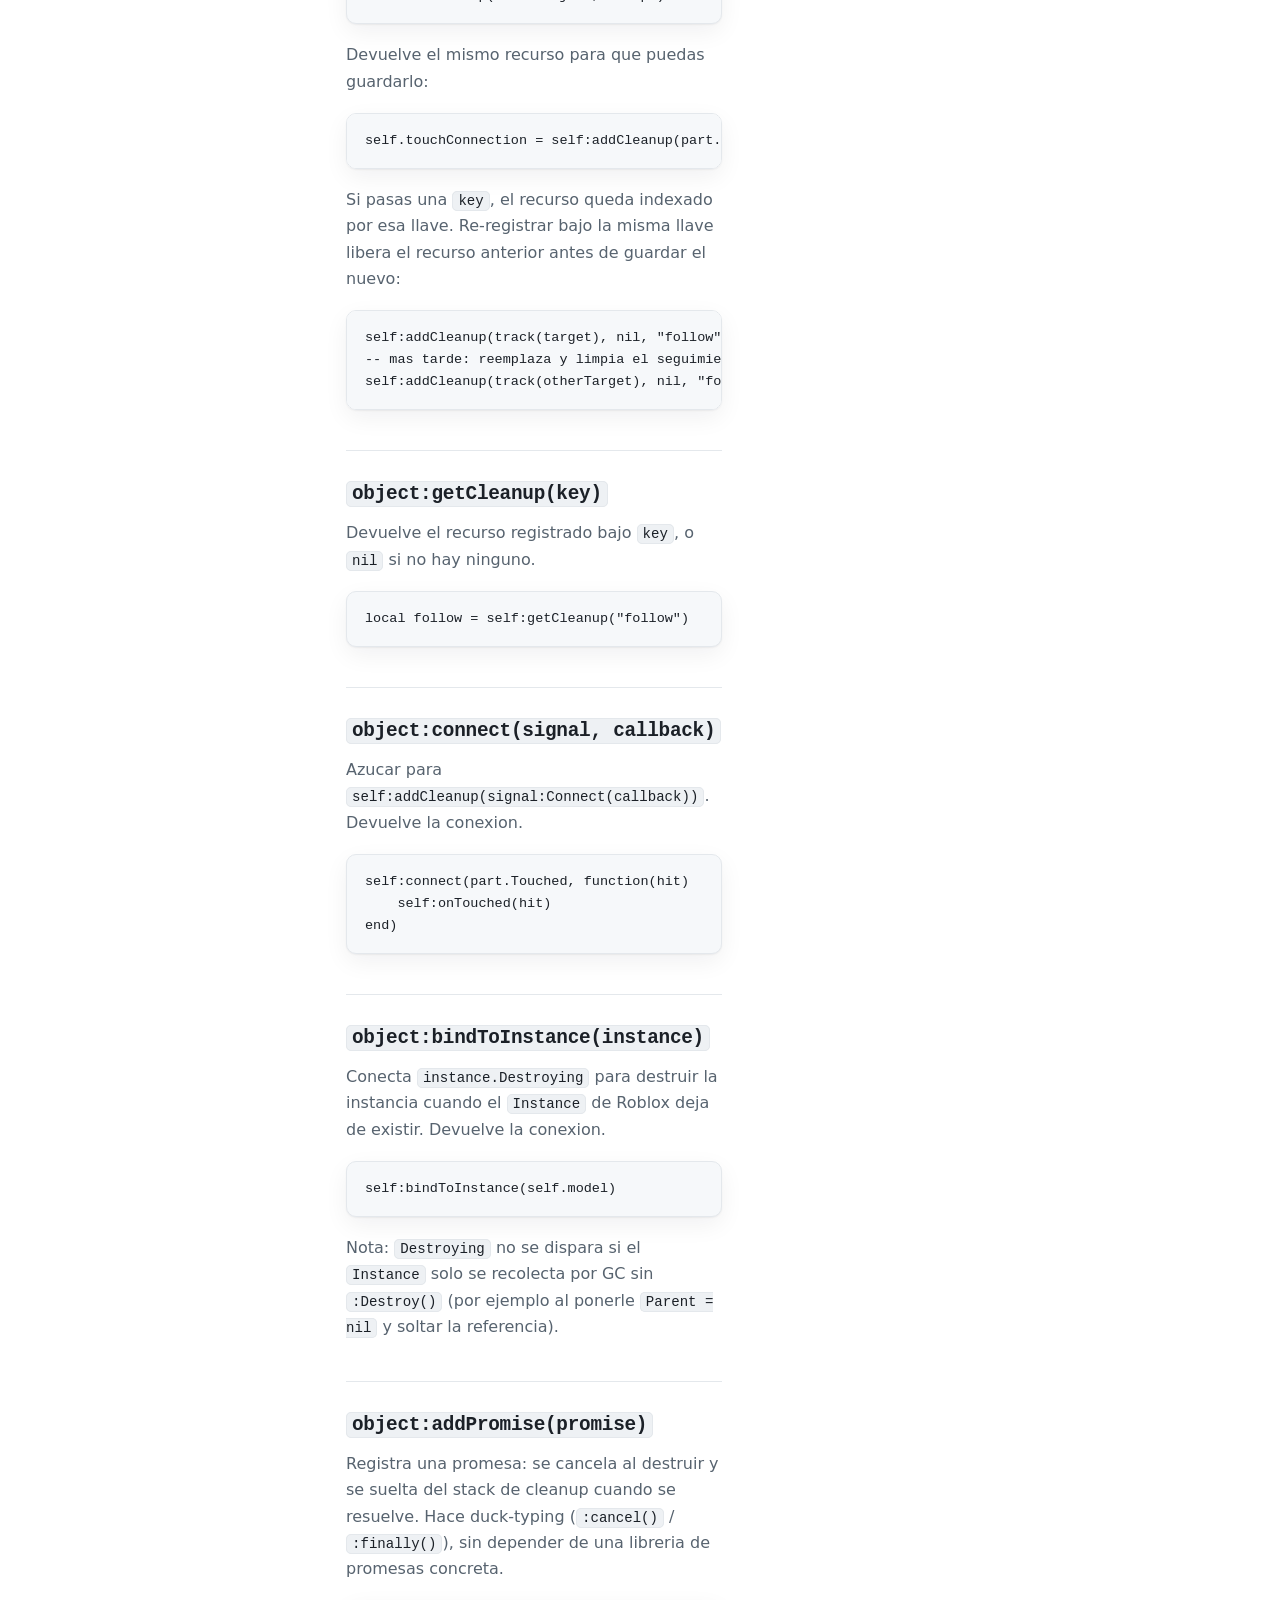
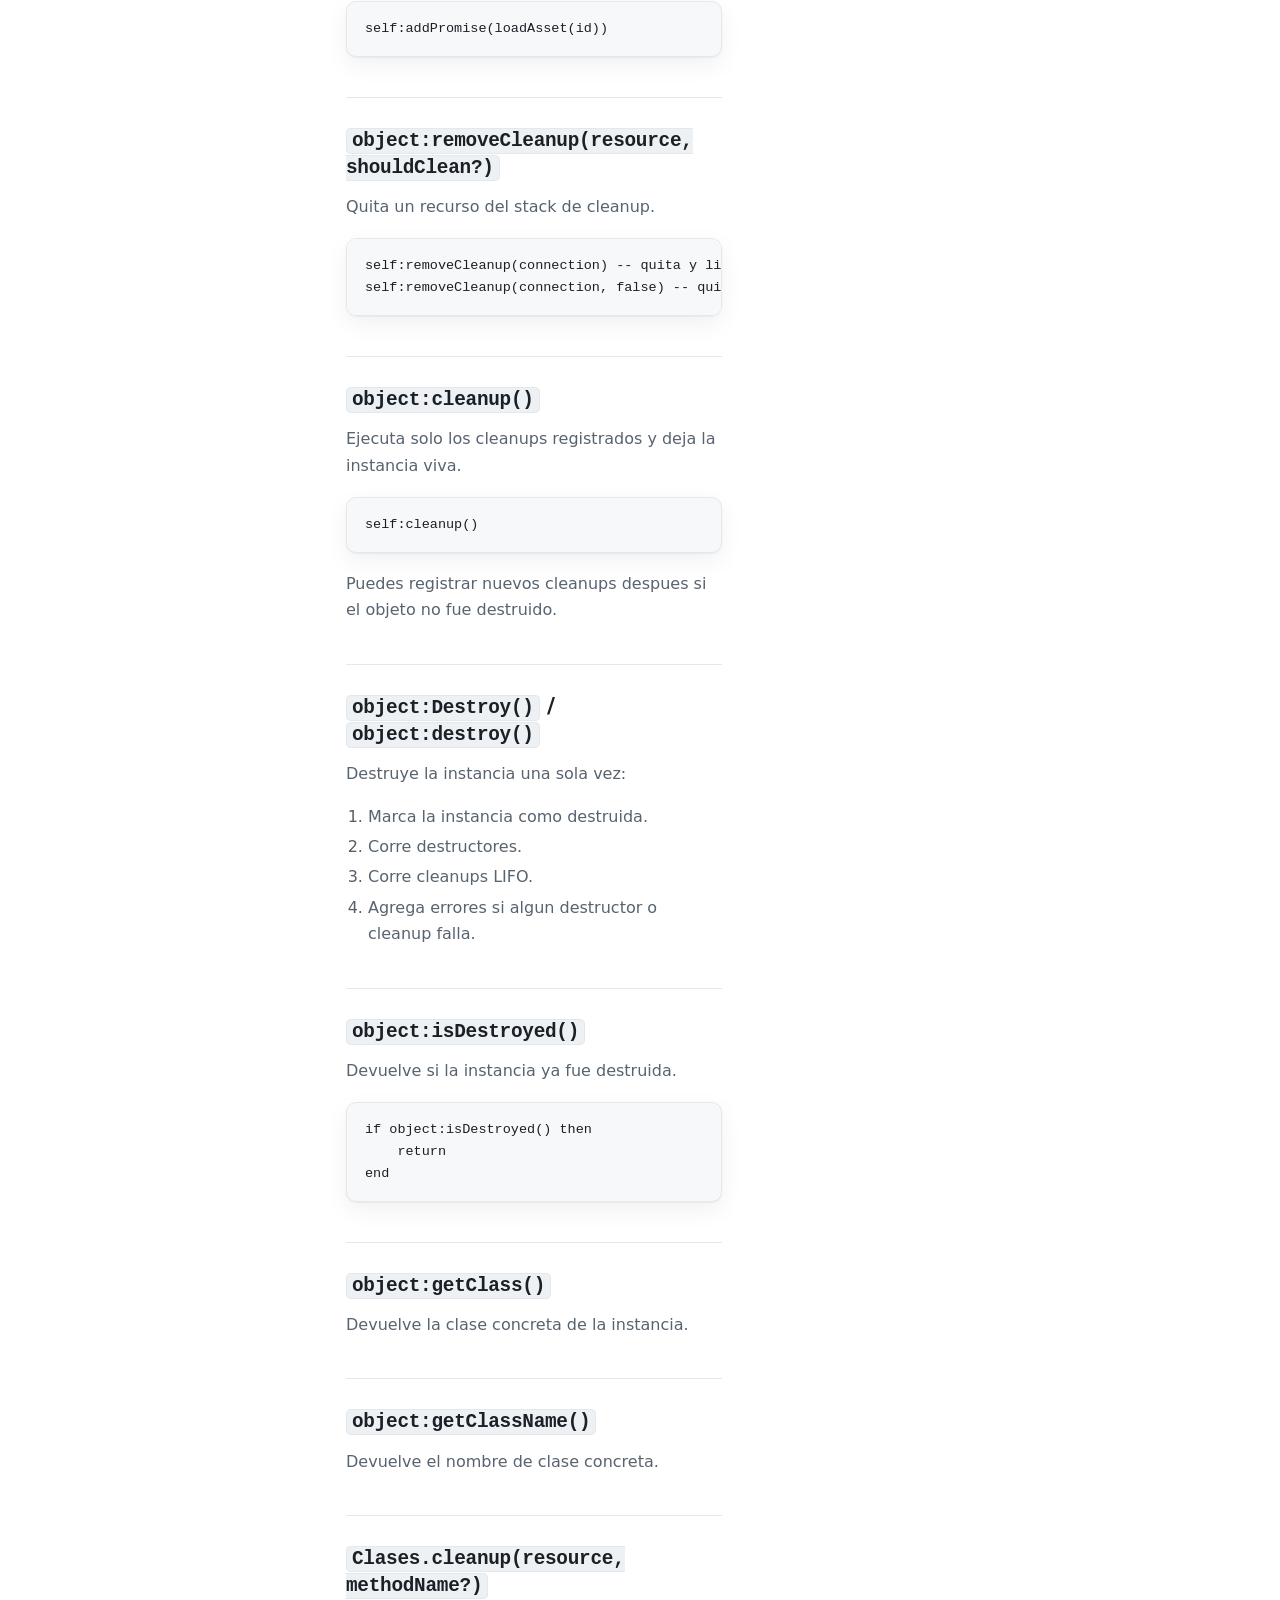
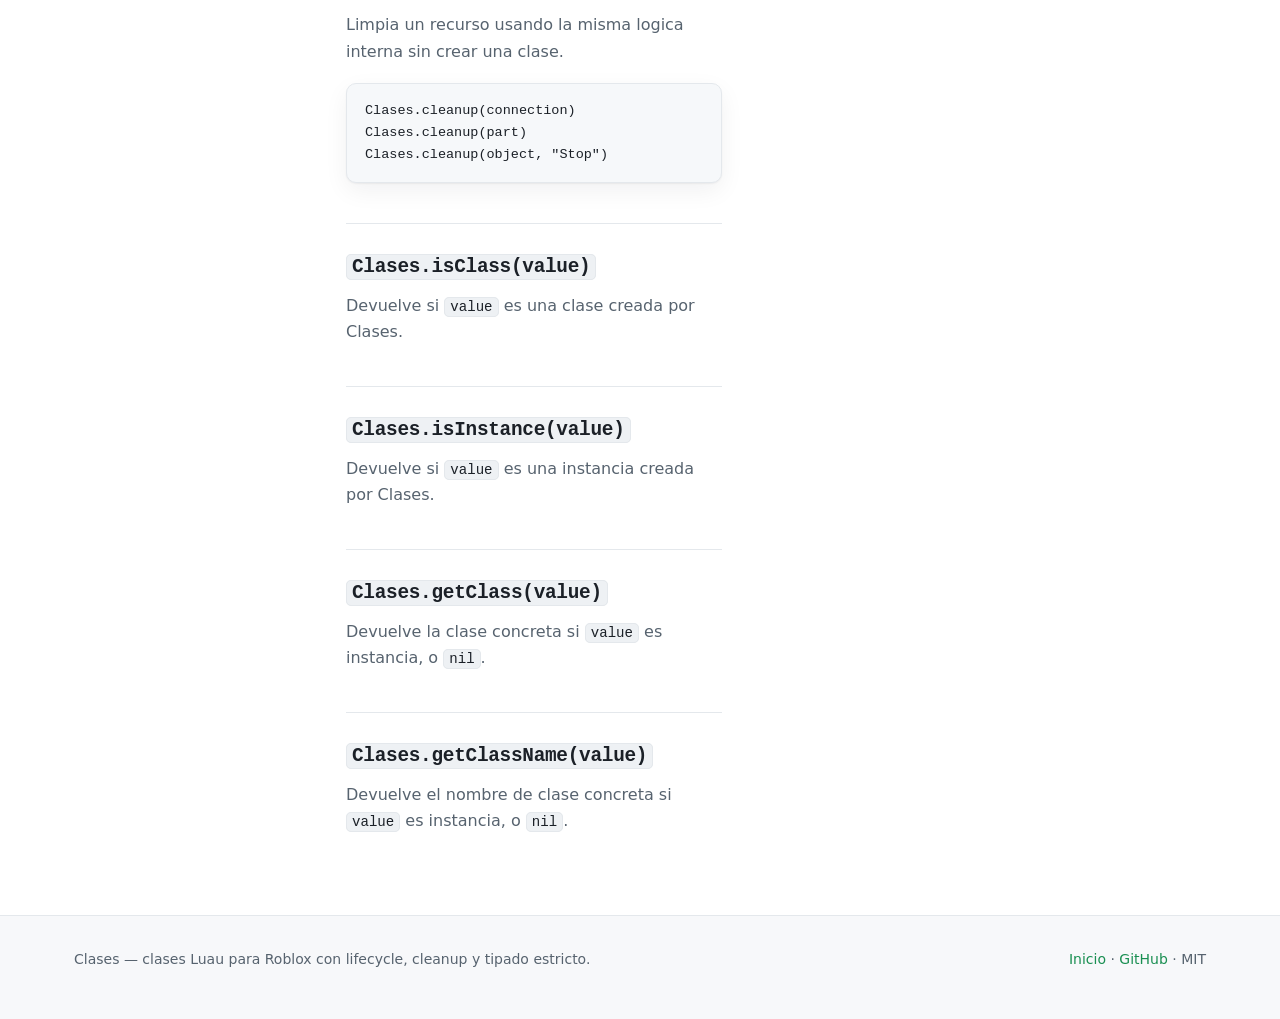
<file: docs/api.html>
<!doctype html>
<html lang="es" data-theme="dark">
	<head>
		<meta charset="utf-8" />
		<meta name="viewport" content="width=device-width, initial-scale=1" />
		<title>API completa — Clases</title>
		<meta name="description" content="API completa — documentación de Clases, librería de clases Luau para Roblox." />
		<meta name="color-scheme" content="dark light" />
		<link rel="stylesheet" href="assets/styles.css" />
		<script>
			(function () {
				try {
					var s = localStorage.getItem("clases-theme");
					var t = s || (matchMedia("(prefers-color-scheme: light)").matches ? "light" : "dark");
					document.documentElement.setAttribute("data-theme", t);
				} catch (e) {}
			})();
		</script>
	</head>
	<body data-doc="API.md">
		<header class="topbar">
			<div class="topbar-inner">
				<a class="brand" href="index.html"><span class="mark">C</span> Clases</a>
				<nav class="nav" aria-label="Secciones">
					<a href="index.html">Inicio</a>
					<a href="api.html">API</a>
					<a href="typing.html">Tipado</a>
					<a href="lifecycle.html">Cleanup</a>
					<a href="faq.html">FAQ</a>
				</nav>
				<span class="topbar-spacer"></span>
				<div class="topbar-actions">
					<a class="icon-link" href="https://github.com/ElWapoteDev/Clases" aria-label="Repositorio en GitHub" rel="noopener">
						<svg width="18" height="18" viewBox="0 0 16 16" fill="currentColor" aria-hidden="true">
							<path d="M8 0C3.58 0 0 3.58 0 8c0 3.54 2.29 6.53 5.47 7.59.4.07.55-.17.55-.38 0-.19-.01-.82-.01-1.49-2.01.37-2.53-.49-2.69-.94-.09-.23-.48-.94-.82-1.13-.28-.15-.68-.52-.01-.53.63-.01 1.08.58 1.23.82.72 1.21 1.87.87 2.33.66.07-.52.28-.87.51-1.07-1.78-.2-3.64-.89-3.64-3.95 0-.87.31-1.59.82-2.15-.08-.2-.36-1.02.08-2.12 0 0 .67-.21 2.2.82.64-.18 1.32-.27 2-.27.68 0 1.36.09 2 .27 1.53-1.04 2.2-.82 2.2-.82.44 1.1.16 1.92.08 2.12.51.56.82 1.27.82 2.15 0 3.07-1.87 3.75-3.65 3.95.29.25.54.73.54 1.48 0 1.07-.01 1.93-.01 2.2 0 .21.15.46.55.38A8.01 8.01 0 0 0 16 8c0-4.42-3.58-8-8-8Z" />
						</svg>
					</a>
					<button class="theme-toggle" type="button" aria-label="Cambiar tema" id="theme-toggle">
						<svg class="moon" width="17" height="17" viewBox="0 0 24 24" fill="none" stroke="currentColor" stroke-width="2" stroke-linecap="round" stroke-linejoin="round" aria-hidden="true"><path d="M21 12.79A9 9 0 1 1 11.21 3 7 7 0 0 0 21 12.79Z" /></svg>
						<svg class="sun" width="17" height="17" viewBox="0 0 24 24" fill="none" stroke="currentColor" stroke-width="2" stroke-linecap="round" stroke-linejoin="round" aria-hidden="true"><circle cx="12" cy="12" r="4" /><path d="M12 2v2M12 20v2M4.93 4.93l1.41 1.41M17.66 17.66l1.41 1.41M2 12h2M20 12h2M4.93 19.07l1.41-1.41M17.66 6.34l1.41-1.41" /></svg>
					</button>
				</div>
			</div>
		</header>

		<div class="docs-shell">
			<aside class="sidebar" aria-label="Documentación">
				<div class="sidebar-title">Documentación</div>
				<nav id="sidebar-nav"></nav>
			</aside>
			<main class="doc-main">
				<article class="prose" id="doc-content">
					<p class="doc-loading">Cargando documentación…</p>
					<noscript>
						Esta documentación se renderiza con JavaScript. Léela en
						<a href="https://github.com/ElWapoteDev/Clases/tree/main/docs">GitHub</a>.
					</noscript>
				</article>
			</main>
			<aside class="doc-toc" id="doc-toc" aria-label="En esta página">
				<div class="toc-title">En esta página</div>
				<nav id="toc-nav"></nav>
			</aside>
		</div>

		<footer class="footer">
			<div class="footer-inner">
				<div>Clases — clases Luau para Roblox con lifecycle, cleanup y tipado estricto.</div>
				<div><a href="index.html">Inicio</a> · <a href="https://github.com/ElWapoteDev/Clases" rel="noopener">GitHub</a> · MIT</div>
			</div>
		</footer>

		<script src="assets/vendor/marked.min.js"></script>
		<script src="assets/docs.js"></script>
	</body>
</html>
</file>
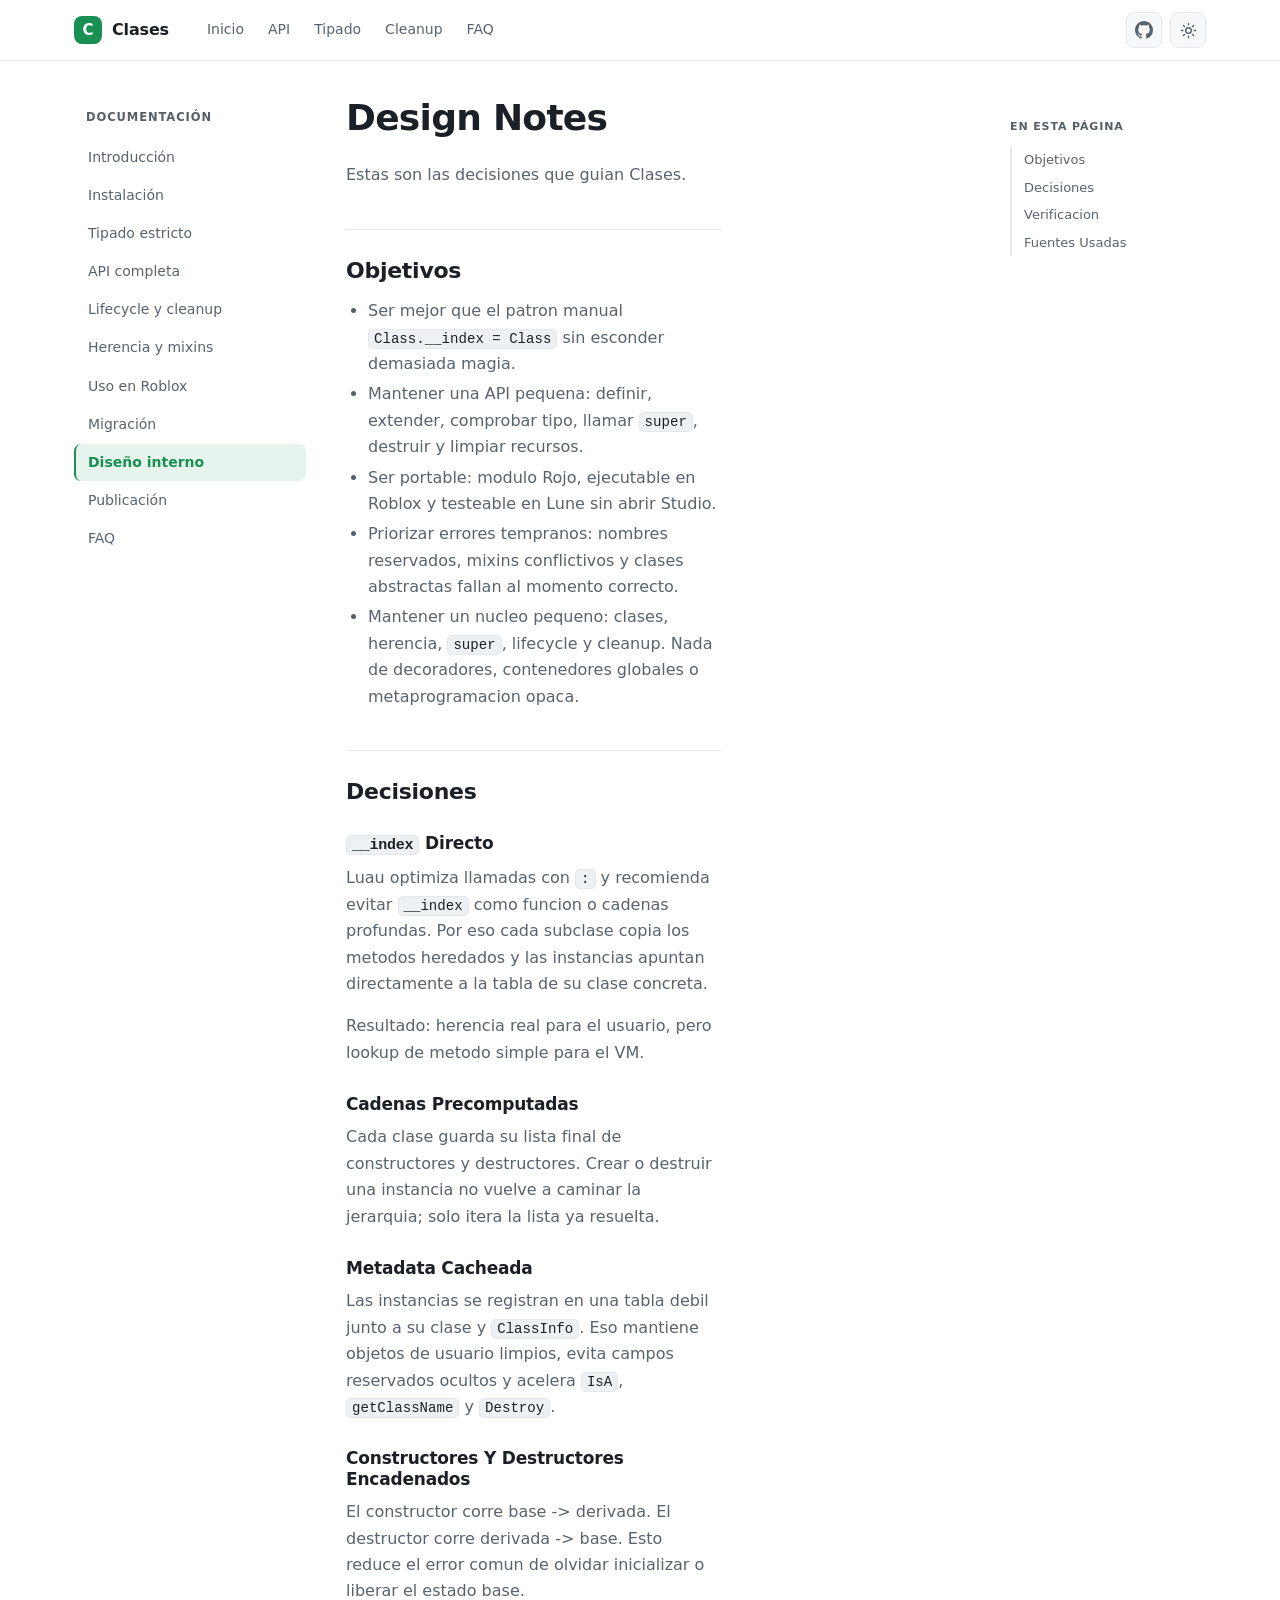
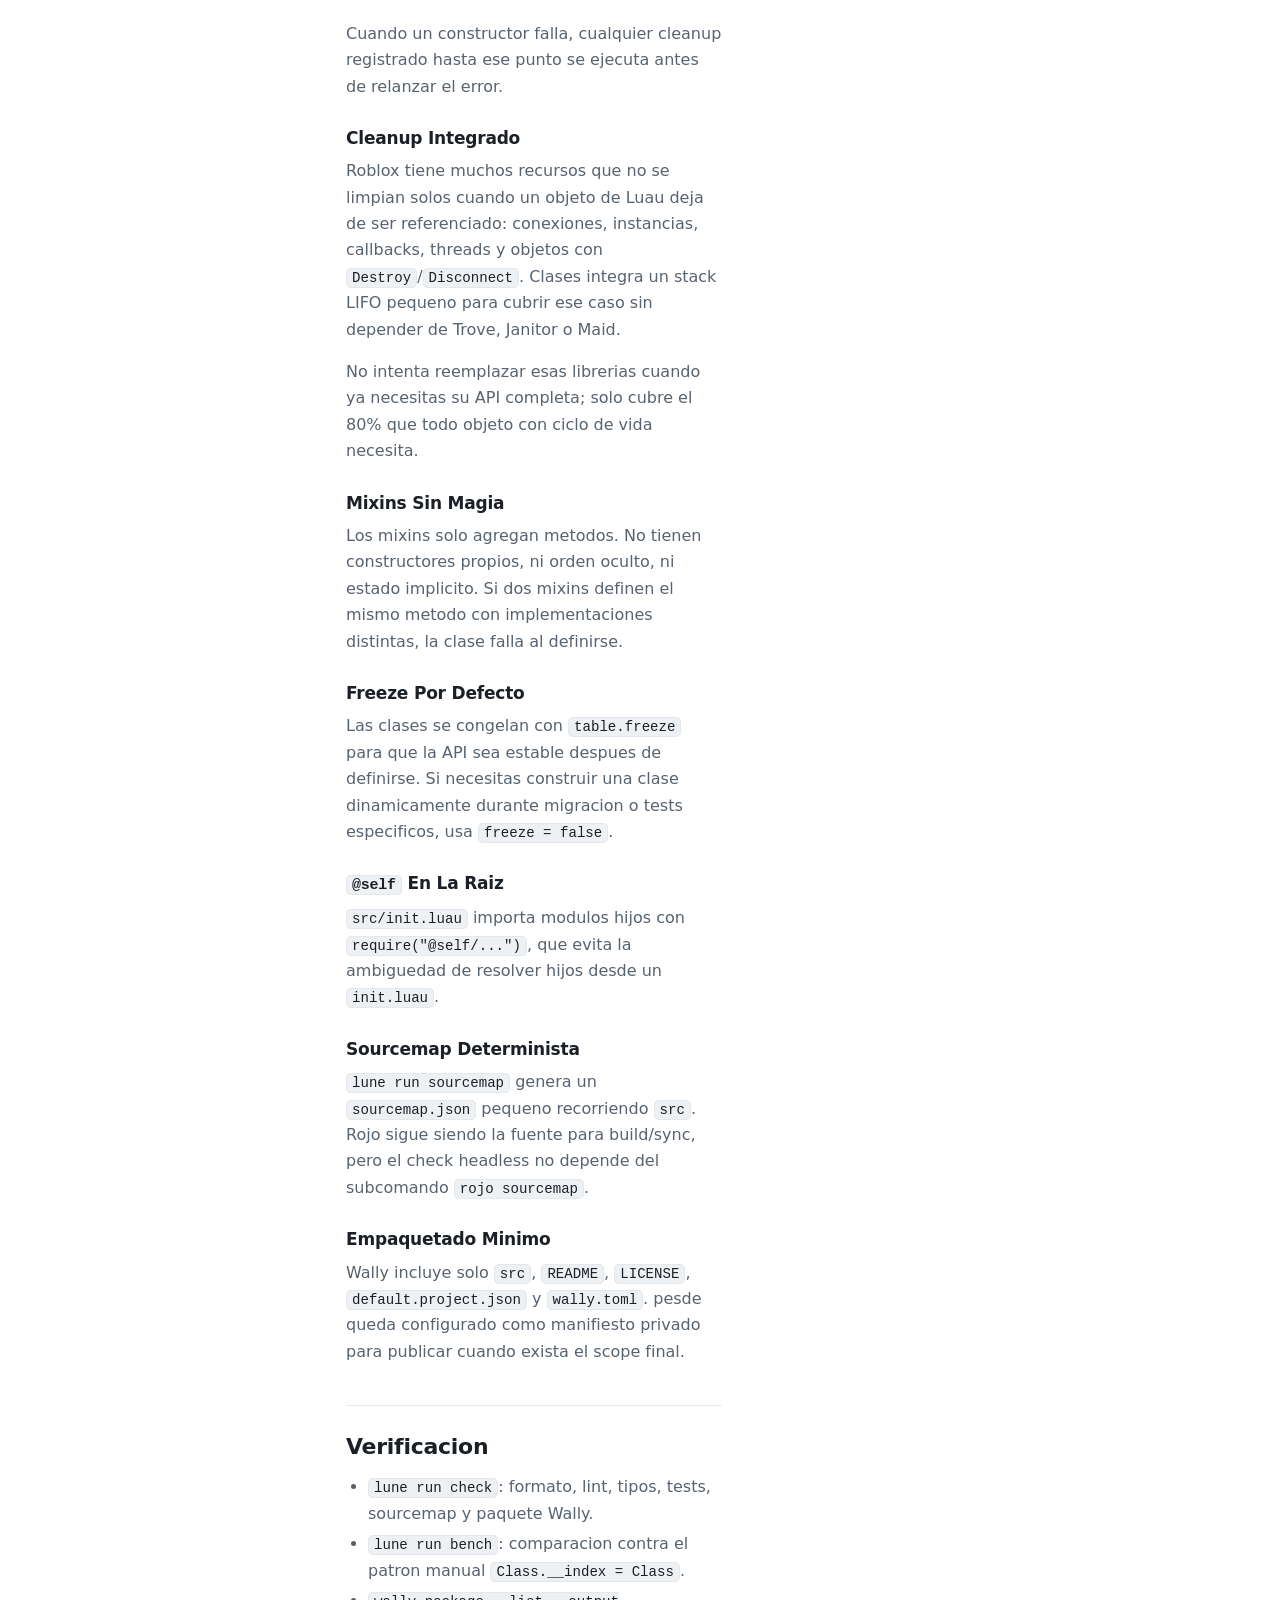
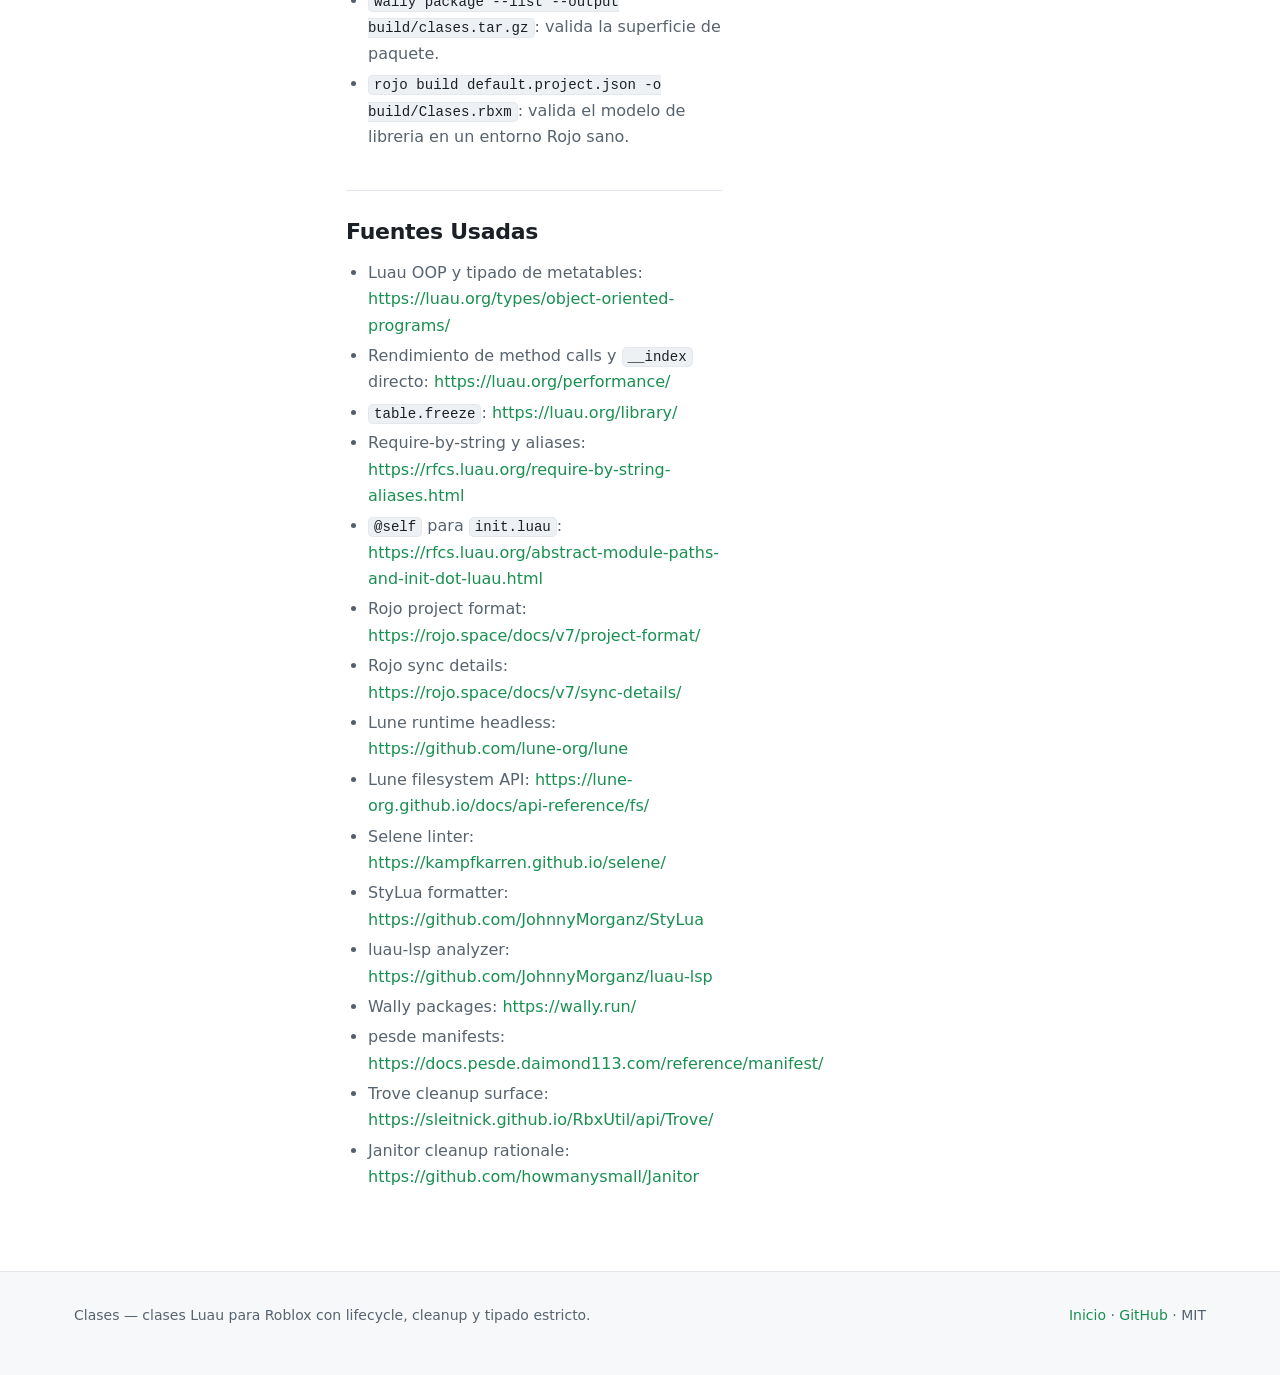
<file: docs/design.html>
<!doctype html>
<html lang="es" data-theme="dark">
	<head>
		<meta charset="utf-8" />
		<meta name="viewport" content="width=device-width, initial-scale=1" />
		<title>Diseño interno — Clases</title>
		<meta name="description" content="Diseño interno — documentación de Clases, librería de clases Luau para Roblox." />
		<meta name="color-scheme" content="dark light" />
		<link rel="stylesheet" href="assets/styles.css" />
		<script>
			(function () {
				try {
					var s = localStorage.getItem("clases-theme");
					var t = s || (matchMedia("(prefers-color-scheme: light)").matches ? "light" : "dark");
					document.documentElement.setAttribute("data-theme", t);
				} catch (e) {}
			})();
		</script>
	</head>
	<body data-doc="DESIGN.md">
		<header class="topbar">
			<div class="topbar-inner">
				<a class="brand" href="index.html"><span class="mark">C</span> Clases</a>
				<nav class="nav" aria-label="Secciones">
					<a href="index.html">Inicio</a>
					<a href="api.html">API</a>
					<a href="typing.html">Tipado</a>
					<a href="lifecycle.html">Cleanup</a>
					<a href="faq.html">FAQ</a>
				</nav>
				<span class="topbar-spacer"></span>
				<div class="topbar-actions">
					<a class="icon-link" href="https://github.com/ElWapoteDev/Clases" aria-label="Repositorio en GitHub" rel="noopener">
						<svg width="18" height="18" viewBox="0 0 16 16" fill="currentColor" aria-hidden="true">
							<path d="M8 0C3.58 0 0 3.58 0 8c0 3.54 2.29 6.53 5.47 7.59.4.07.55-.17.55-.38 0-.19-.01-.82-.01-1.49-2.01.37-2.53-.49-2.69-.94-.09-.23-.48-.94-.82-1.13-.28-.15-.68-.52-.01-.53.63-.01 1.08.58 1.23.82.72 1.21 1.87.87 2.33.66.07-.52.28-.87.51-1.07-1.78-.2-3.64-.89-3.64-3.95 0-.87.31-1.59.82-2.15-.08-.2-.36-1.02.08-2.12 0 0 .67-.21 2.2.82.64-.18 1.32-.27 2-.27.68 0 1.36.09 2 .27 1.53-1.04 2.2-.82 2.2-.82.44 1.1.16 1.92.08 2.12.51.56.82 1.27.82 2.15 0 3.07-1.87 3.75-3.65 3.95.29.25.54.73.54 1.48 0 1.07-.01 1.93-.01 2.2 0 .21.15.46.55.38A8.01 8.01 0 0 0 16 8c0-4.42-3.58-8-8-8Z" />
						</svg>
					</a>
					<button class="theme-toggle" type="button" aria-label="Cambiar tema" id="theme-toggle">
						<svg class="moon" width="17" height="17" viewBox="0 0 24 24" fill="none" stroke="currentColor" stroke-width="2" stroke-linecap="round" stroke-linejoin="round" aria-hidden="true"><path d="M21 12.79A9 9 0 1 1 11.21 3 7 7 0 0 0 21 12.79Z" /></svg>
						<svg class="sun" width="17" height="17" viewBox="0 0 24 24" fill="none" stroke="currentColor" stroke-width="2" stroke-linecap="round" stroke-linejoin="round" aria-hidden="true"><circle cx="12" cy="12" r="4" /><path d="M12 2v2M12 20v2M4.93 4.93l1.41 1.41M17.66 17.66l1.41 1.41M2 12h2M20 12h2M4.93 19.07l1.41-1.41M17.66 6.34l1.41-1.41" /></svg>
					</button>
				</div>
			</div>
		</header>

		<div class="docs-shell">
			<aside class="sidebar" aria-label="Documentación">
				<div class="sidebar-title">Documentación</div>
				<nav id="sidebar-nav"></nav>
			</aside>
			<main class="doc-main">
				<article class="prose" id="doc-content">
					<p class="doc-loading">Cargando documentación…</p>
					<noscript>
						Esta documentación se renderiza con JavaScript. Léela en
						<a href="https://github.com/ElWapoteDev/Clases/tree/main/docs">GitHub</a>.
					</noscript>
				</article>
			</main>
			<aside class="doc-toc" id="doc-toc" aria-label="En esta página">
				<div class="toc-title">En esta página</div>
				<nav id="toc-nav"></nav>
			</aside>
		</div>

		<footer class="footer">
			<div class="footer-inner">
				<div>Clases — clases Luau para Roblox con lifecycle, cleanup y tipado estricto.</div>
				<div><a href="index.html">Inicio</a> · <a href="https://github.com/ElWapoteDev/Clases" rel="noopener">GitHub</a> · MIT</div>
			</div>
		</footer>

		<script src="assets/vendor/marked.min.js"></script>
		<script src="assets/docs.js"></script>
	</body>
</html>
</file>
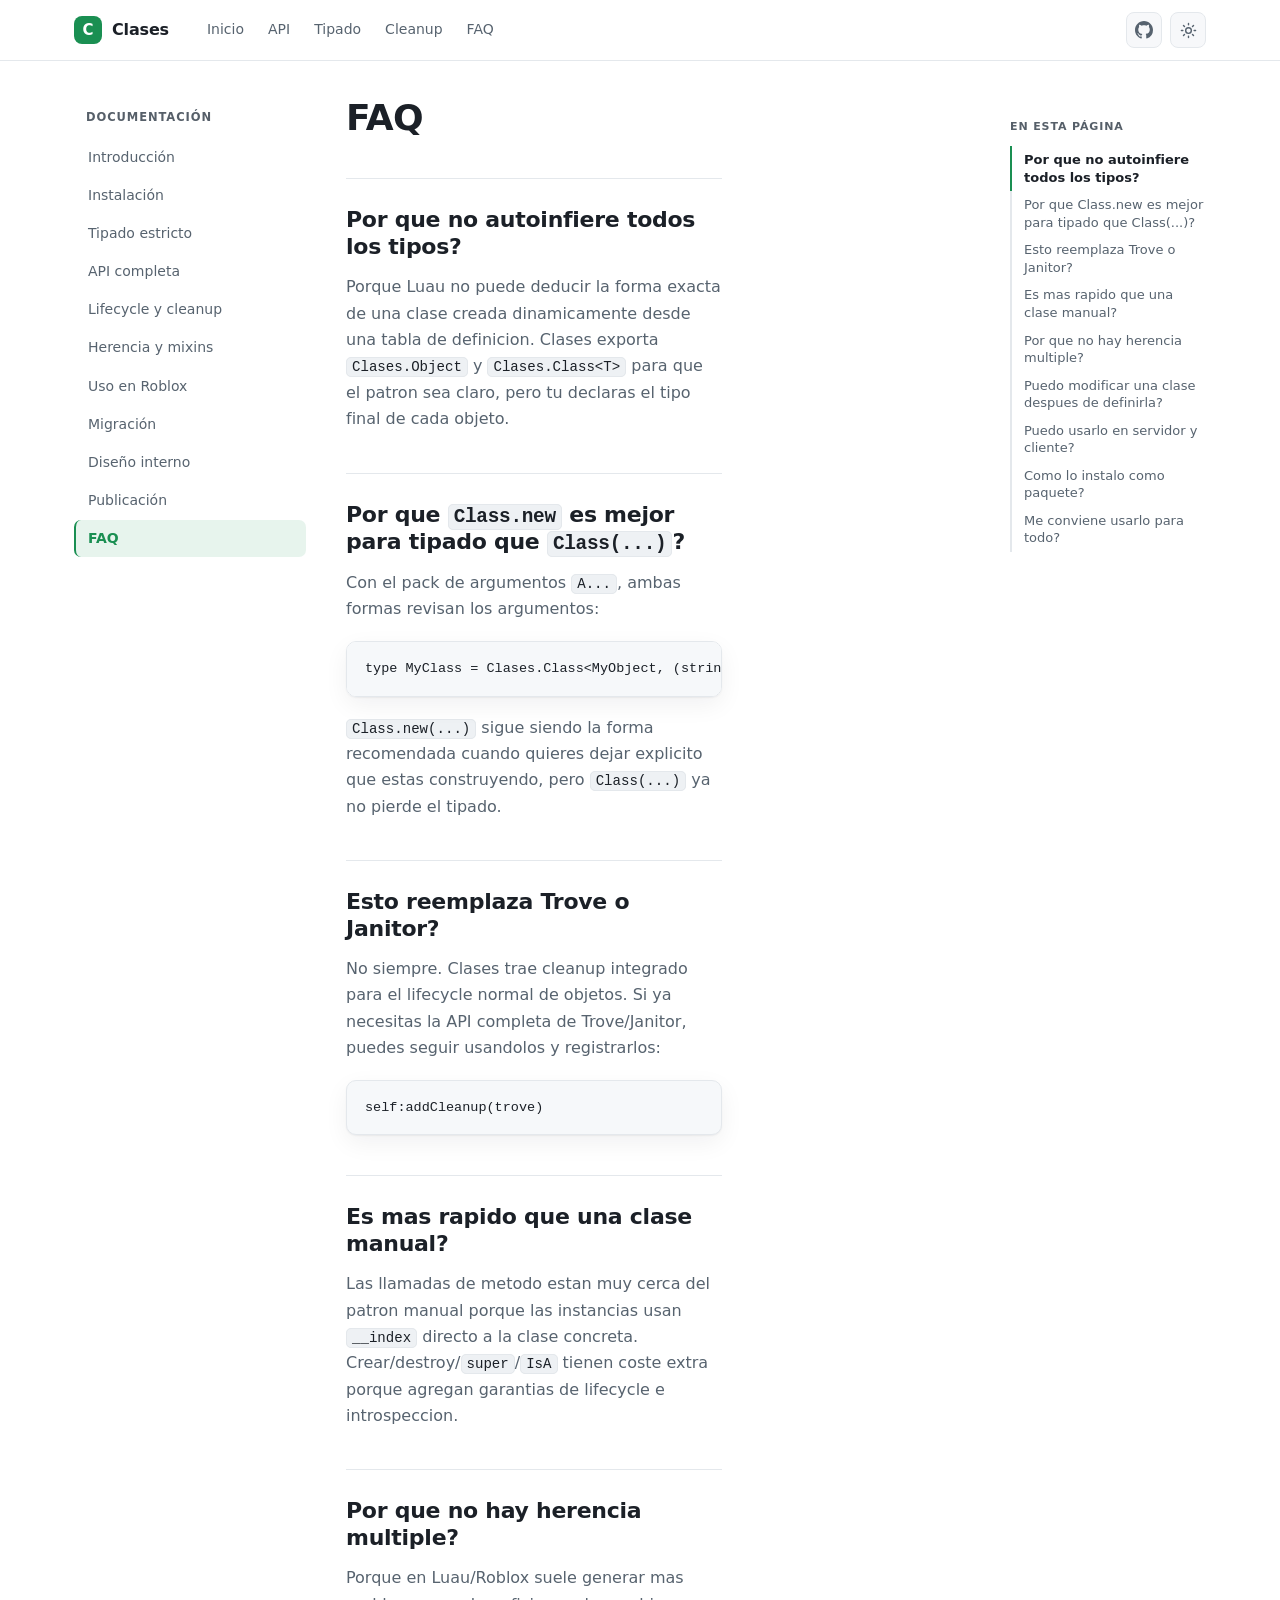
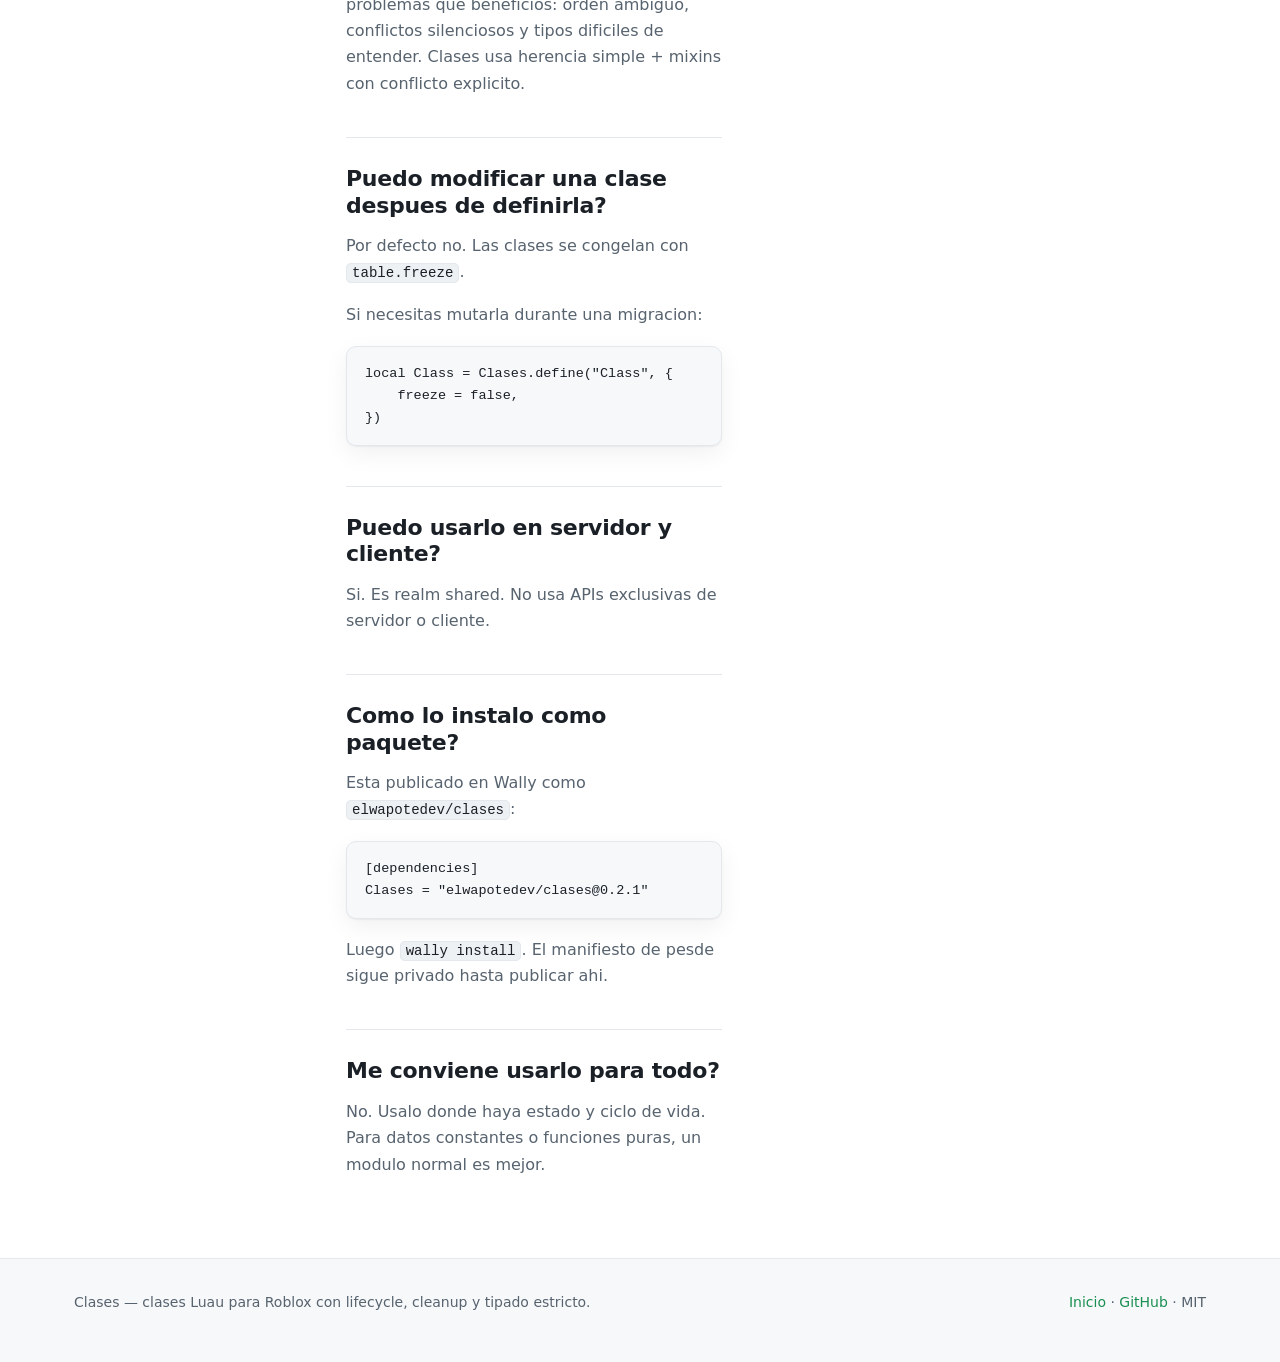
<file: docs/faq.html>
<!doctype html>
<html lang="es" data-theme="dark">
	<head>
		<meta charset="utf-8" />
		<meta name="viewport" content="width=device-width, initial-scale=1" />
		<title>FAQ — Clases</title>
		<meta name="description" content="FAQ — documentación de Clases, librería de clases Luau para Roblox." />
		<meta name="color-scheme" content="dark light" />
		<link rel="stylesheet" href="assets/styles.css" />
		<script>
			(function () {
				try {
					var s = localStorage.getItem("clases-theme");
					var t = s || (matchMedia("(prefers-color-scheme: light)").matches ? "light" : "dark");
					document.documentElement.setAttribute("data-theme", t);
				} catch (e) {}
			})();
		</script>
	</head>
	<body data-doc="FAQ.md">
		<header class="topbar">
			<div class="topbar-inner">
				<a class="brand" href="index.html"><span class="mark">C</span> Clases</a>
				<nav class="nav" aria-label="Secciones">
					<a href="index.html">Inicio</a>
					<a href="api.html">API</a>
					<a href="typing.html">Tipado</a>
					<a href="lifecycle.html">Cleanup</a>
					<a href="faq.html">FAQ</a>
				</nav>
				<span class="topbar-spacer"></span>
				<div class="topbar-actions">
					<a class="icon-link" href="https://github.com/ElWapoteDev/Clases" aria-label="Repositorio en GitHub" rel="noopener">
						<svg width="18" height="18" viewBox="0 0 16 16" fill="currentColor" aria-hidden="true">
							<path d="M8 0C3.58 0 0 3.58 0 8c0 3.54 2.29 6.53 5.47 7.59.4.07.55-.17.55-.38 0-.19-.01-.82-.01-1.49-2.01.37-2.53-.49-2.69-.94-.09-.23-.48-.94-.82-1.13-.28-.15-.68-.52-.01-.53.63-.01 1.08.58 1.23.82.72 1.21 1.87.87 2.33.66.07-.52.28-.87.51-1.07-1.78-.2-3.64-.89-3.64-3.95 0-.87.31-1.59.82-2.15-.08-.2-.36-1.02.08-2.12 0 0 .67-.21 2.2.82.64-.18 1.32-.27 2-.27.68 0 1.36.09 2 .27 1.53-1.04 2.2-.82 2.2-.82.44 1.1.16 1.92.08 2.12.51.56.82 1.27.82 2.15 0 3.07-1.87 3.75-3.65 3.95.29.25.54.73.54 1.48 0 1.07-.01 1.93-.01 2.2 0 .21.15.46.55.38A8.01 8.01 0 0 0 16 8c0-4.42-3.58-8-8-8Z" />
						</svg>
					</a>
					<button class="theme-toggle" type="button" aria-label="Cambiar tema" id="theme-toggle">
						<svg class="moon" width="17" height="17" viewBox="0 0 24 24" fill="none" stroke="currentColor" stroke-width="2" stroke-linecap="round" stroke-linejoin="round" aria-hidden="true"><path d="M21 12.79A9 9 0 1 1 11.21 3 7 7 0 0 0 21 12.79Z" /></svg>
						<svg class="sun" width="17" height="17" viewBox="0 0 24 24" fill="none" stroke="currentColor" stroke-width="2" stroke-linecap="round" stroke-linejoin="round" aria-hidden="true"><circle cx="12" cy="12" r="4" /><path d="M12 2v2M12 20v2M4.93 4.93l1.41 1.41M17.66 17.66l1.41 1.41M2 12h2M20 12h2M4.93 19.07l1.41-1.41M17.66 6.34l1.41-1.41" /></svg>
					</button>
				</div>
			</div>
		</header>

		<div class="docs-shell">
			<aside class="sidebar" aria-label="Documentación">
				<div class="sidebar-title">Documentación</div>
				<nav id="sidebar-nav"></nav>
			</aside>
			<main class="doc-main">
				<article class="prose" id="doc-content">
					<p class="doc-loading">Cargando documentación…</p>
					<noscript>
						Esta documentación se renderiza con JavaScript. Léela en
						<a href="https://github.com/ElWapoteDev/Clases/tree/main/docs">GitHub</a>.
					</noscript>
				</article>
			</main>
			<aside class="doc-toc" id="doc-toc" aria-label="En esta página">
				<div class="toc-title">En esta página</div>
				<nav id="toc-nav"></nav>
			</aside>
		</div>

		<footer class="footer">
			<div class="footer-inner">
				<div>Clases — clases Luau para Roblox con lifecycle, cleanup y tipado estricto.</div>
				<div><a href="index.html">Inicio</a> · <a href="https://github.com/ElWapoteDev/Clases" rel="noopener">GitHub</a> · MIT</div>
			</div>
		</footer>

		<script src="assets/vendor/marked.min.js"></script>
		<script src="assets/docs.js"></script>
	</body>
</html>
</file>
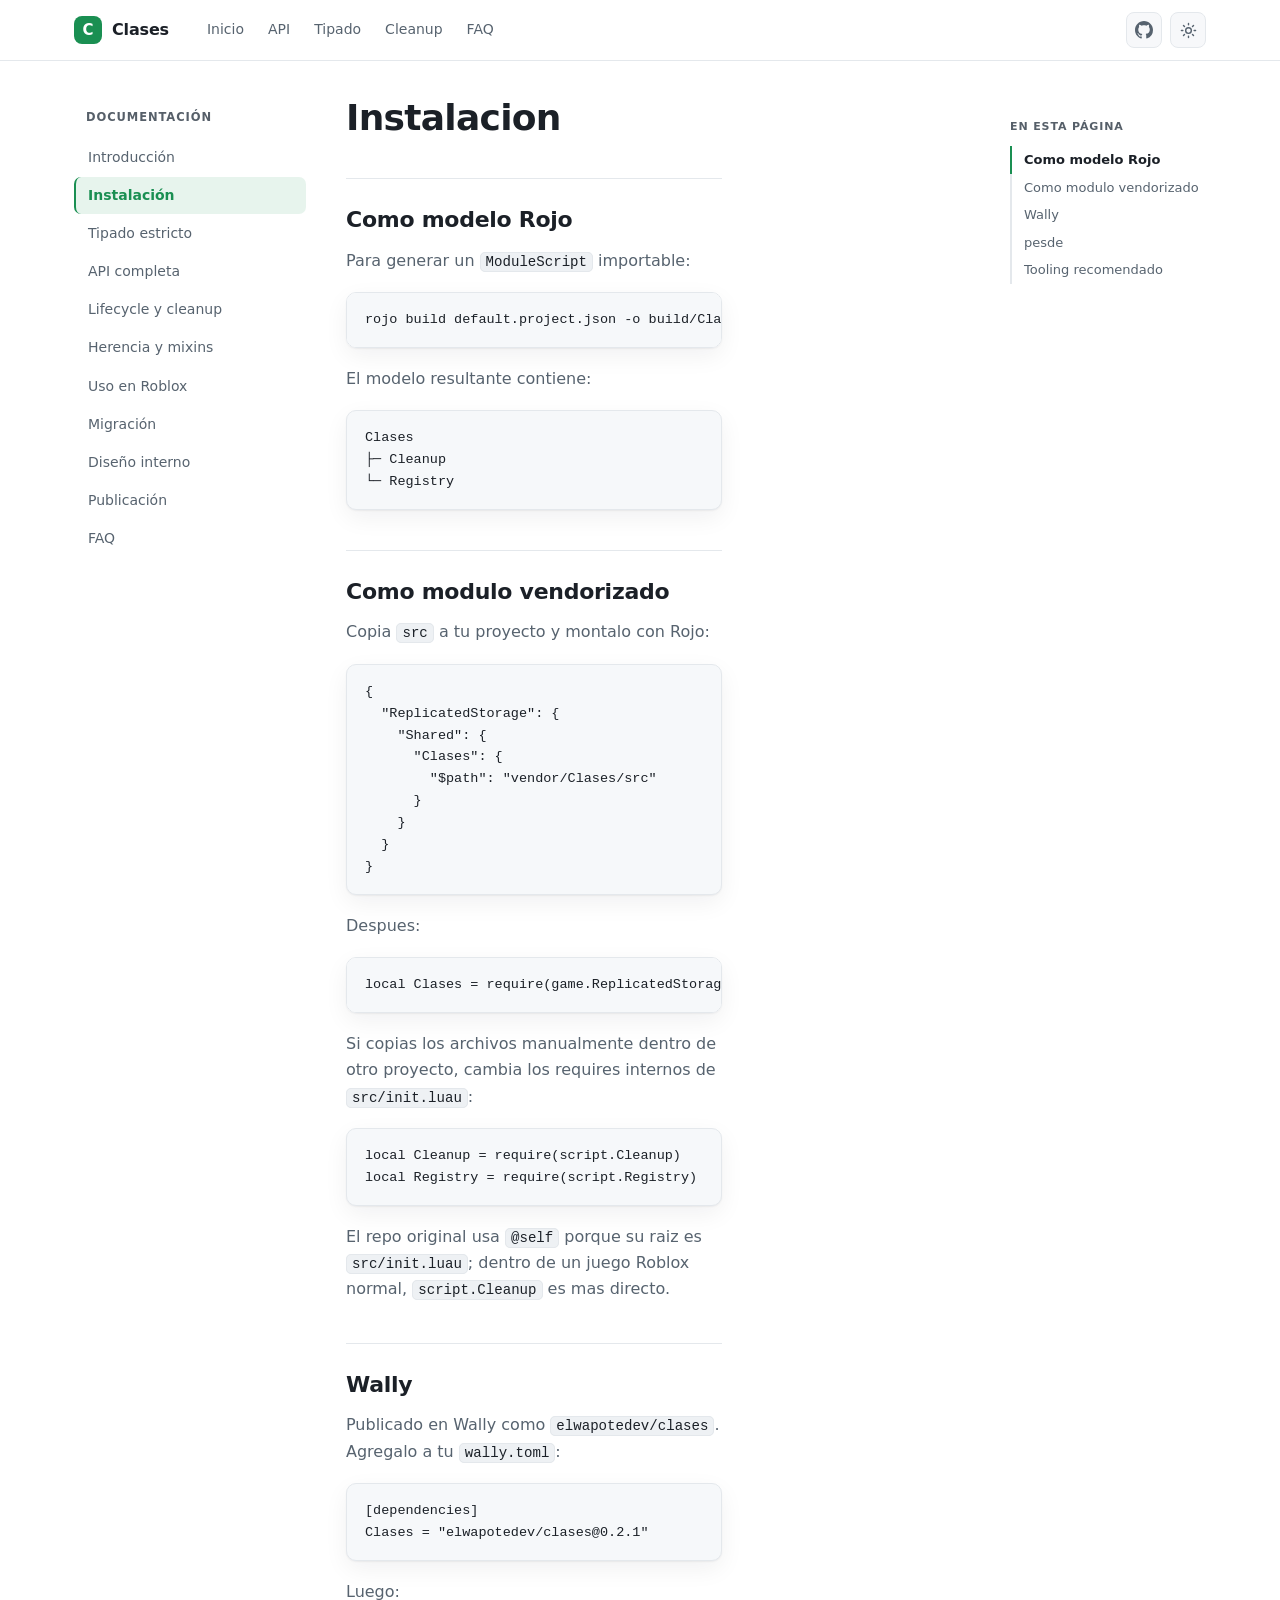
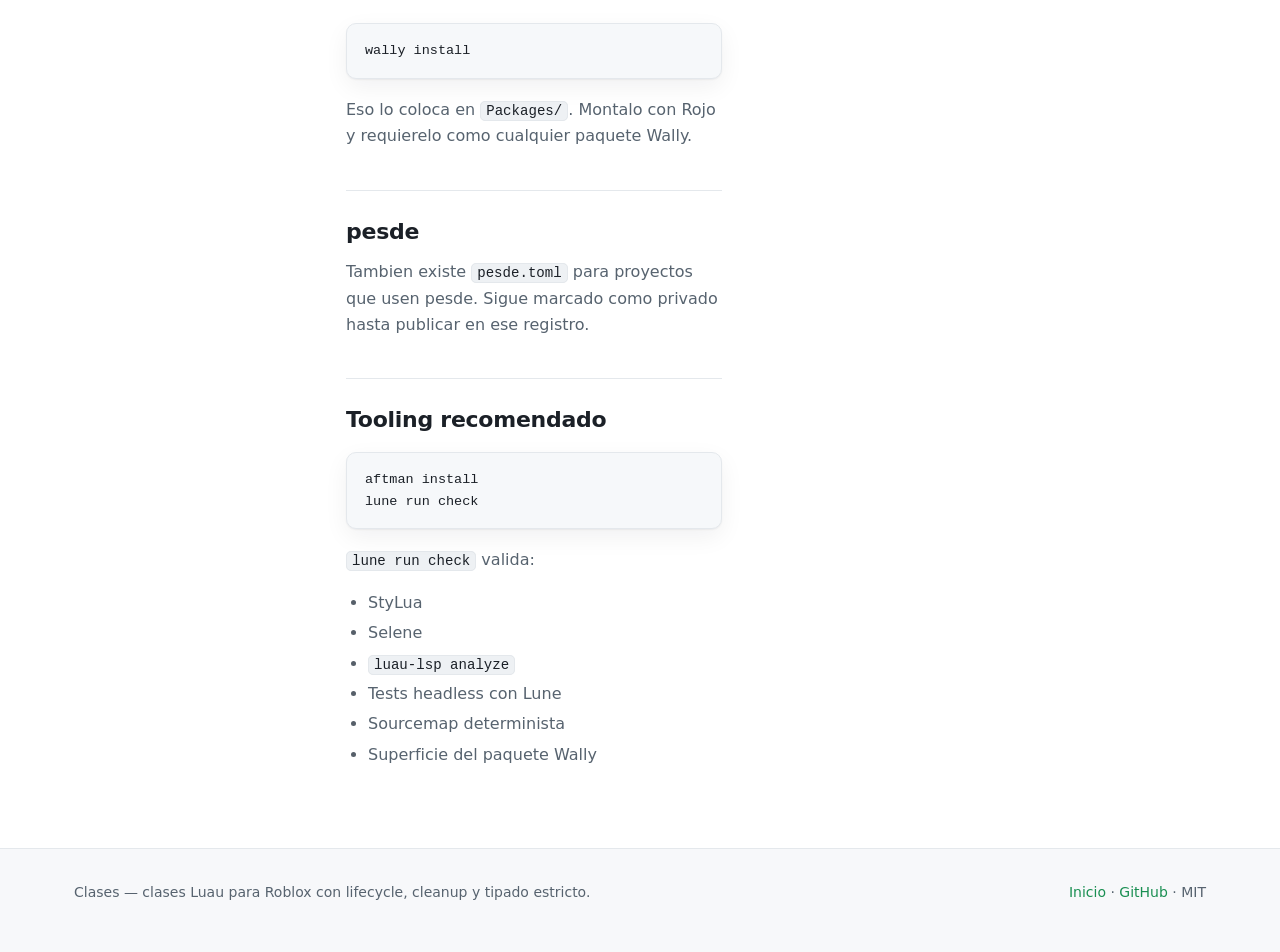
<file: docs/installation.html>
<!doctype html>
<html lang="es" data-theme="dark">
	<head>
		<meta charset="utf-8" />
		<meta name="viewport" content="width=device-width, initial-scale=1" />
		<title>Instalación — Clases</title>
		<meta name="description" content="Instalación — documentación de Clases, librería de clases Luau para Roblox." />
		<meta name="color-scheme" content="dark light" />
		<link rel="stylesheet" href="assets/styles.css" />
		<script>
			(function () {
				try {
					var s = localStorage.getItem("clases-theme");
					var t = s || (matchMedia("(prefers-color-scheme: light)").matches ? "light" : "dark");
					document.documentElement.setAttribute("data-theme", t);
				} catch (e) {}
			})();
		</script>
	</head>
	<body data-doc="INSTALLATION.md">
		<header class="topbar">
			<div class="topbar-inner">
				<a class="brand" href="index.html"><span class="mark">C</span> Clases</a>
				<nav class="nav" aria-label="Secciones">
					<a href="index.html">Inicio</a>
					<a href="api.html">API</a>
					<a href="typing.html">Tipado</a>
					<a href="lifecycle.html">Cleanup</a>
					<a href="faq.html">FAQ</a>
				</nav>
				<span class="topbar-spacer"></span>
				<div class="topbar-actions">
					<a class="icon-link" href="https://github.com/ElWapoteDev/Clases" aria-label="Repositorio en GitHub" rel="noopener">
						<svg width="18" height="18" viewBox="0 0 16 16" fill="currentColor" aria-hidden="true">
							<path d="M8 0C3.58 0 0 3.58 0 8c0 3.54 2.29 6.53 5.47 7.59.4.07.55-.17.55-.38 0-.19-.01-.82-.01-1.49-2.01.37-2.53-.49-2.69-.94-.09-.23-.48-.94-.82-1.13-.28-.15-.68-.52-.01-.53.63-.01 1.08.58 1.23.82.72 1.21 1.87.87 2.33.66.07-.52.28-.87.51-1.07-1.78-.2-3.64-.89-3.64-3.95 0-.87.31-1.59.82-2.15-.08-.2-.36-1.02.08-2.12 0 0 .67-.21 2.2.82.64-.18 1.32-.27 2-.27.68 0 1.36.09 2 .27 1.53-1.04 2.2-.82 2.2-.82.44 1.1.16 1.92.08 2.12.51.56.82 1.27.82 2.15 0 3.07-1.87 3.75-3.65 3.95.29.25.54.73.54 1.48 0 1.07-.01 1.93-.01 2.2 0 .21.15.46.55.38A8.01 8.01 0 0 0 16 8c0-4.42-3.58-8-8-8Z" />
						</svg>
					</a>
					<button class="theme-toggle" type="button" aria-label="Cambiar tema" id="theme-toggle">
						<svg class="moon" width="17" height="17" viewBox="0 0 24 24" fill="none" stroke="currentColor" stroke-width="2" stroke-linecap="round" stroke-linejoin="round" aria-hidden="true"><path d="M21 12.79A9 9 0 1 1 11.21 3 7 7 0 0 0 21 12.79Z" /></svg>
						<svg class="sun" width="17" height="17" viewBox="0 0 24 24" fill="none" stroke="currentColor" stroke-width="2" stroke-linecap="round" stroke-linejoin="round" aria-hidden="true"><circle cx="12" cy="12" r="4" /><path d="M12 2v2M12 20v2M4.93 4.93l1.41 1.41M17.66 17.66l1.41 1.41M2 12h2M20 12h2M4.93 19.07l1.41-1.41M17.66 6.34l1.41-1.41" /></svg>
					</button>
				</div>
			</div>
		</header>

		<div class="docs-shell">
			<aside class="sidebar" aria-label="Documentación">
				<div class="sidebar-title">Documentación</div>
				<nav id="sidebar-nav"></nav>
			</aside>
			<main class="doc-main">
				<article class="prose" id="doc-content">
					<p class="doc-loading">Cargando documentación…</p>
					<noscript>
						Esta documentación se renderiza con JavaScript. Léela en
						<a href="https://github.com/ElWapoteDev/Clases/tree/main/docs">GitHub</a>.
					</noscript>
				</article>
			</main>
			<aside class="doc-toc" id="doc-toc" aria-label="En esta página">
				<div class="toc-title">En esta página</div>
				<nav id="toc-nav"></nav>
			</aside>
		</div>

		<footer class="footer">
			<div class="footer-inner">
				<div>Clases — clases Luau para Roblox con lifecycle, cleanup y tipado estricto.</div>
				<div><a href="index.html">Inicio</a> · <a href="https://github.com/ElWapoteDev/Clases" rel="noopener">GitHub</a> · MIT</div>
			</div>
		</footer>

		<script src="assets/vendor/marked.min.js"></script>
		<script src="assets/docs.js"></script>
	</body>
</html>
</file>
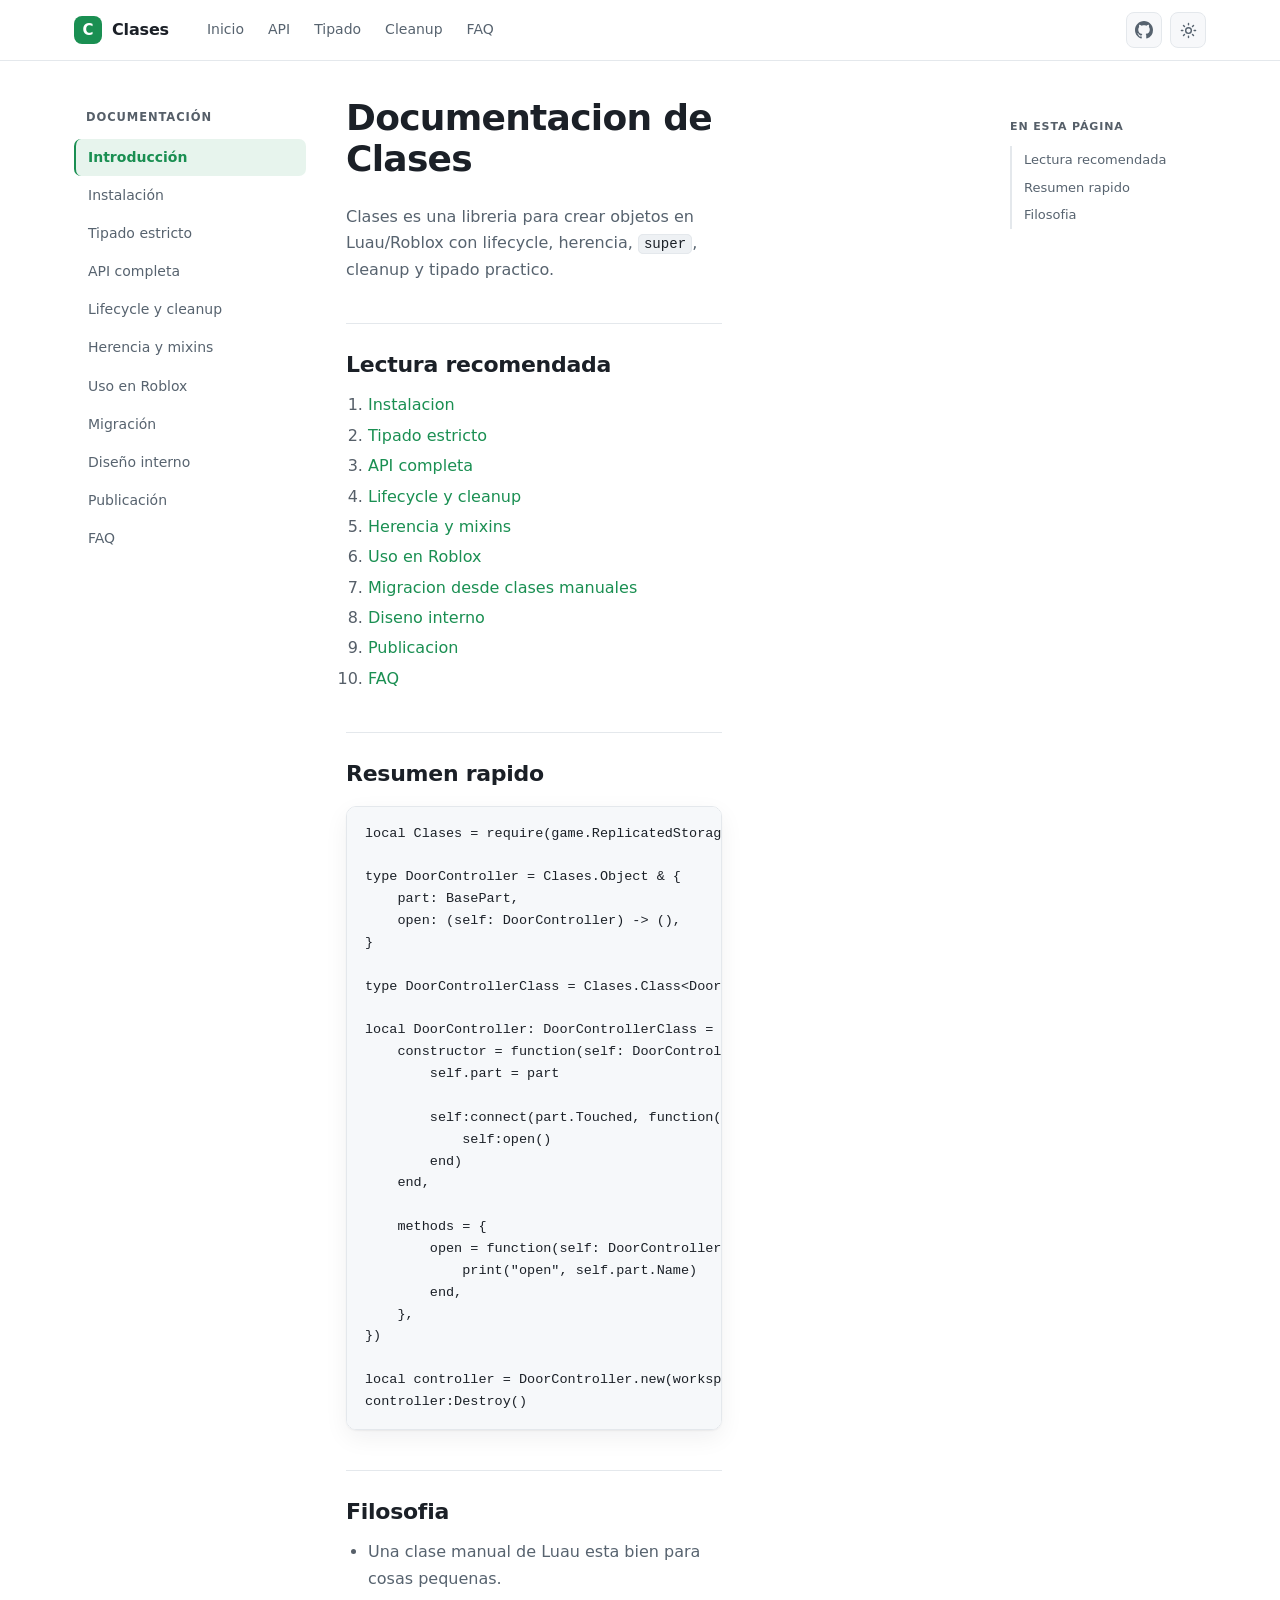
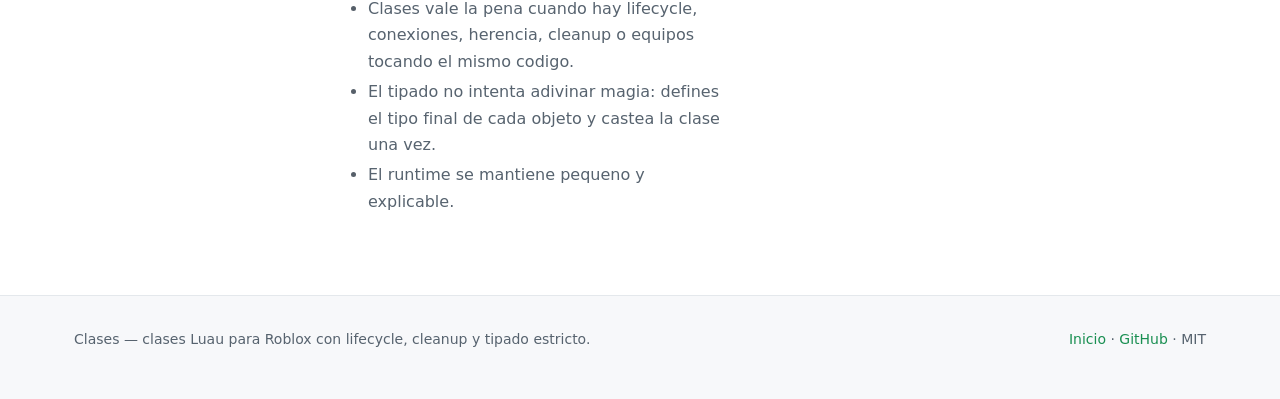
<file: docs/intro.html>
<!doctype html>
<html lang="es" data-theme="dark">
	<head>
		<meta charset="utf-8" />
		<meta name="viewport" content="width=device-width, initial-scale=1" />
		<title>Introducción — Clases</title>
		<meta name="description" content="Introducción — documentación de Clases, librería de clases Luau para Roblox." />
		<meta name="color-scheme" content="dark light" />
		<link rel="stylesheet" href="assets/styles.css" />
		<script>
			(function () {
				try {
					var s = localStorage.getItem("clases-theme");
					var t = s || (matchMedia("(prefers-color-scheme: light)").matches ? "light" : "dark");
					document.documentElement.setAttribute("data-theme", t);
				} catch (e) {}
			})();
		</script>
	</head>
	<body data-doc="README.md">
		<header class="topbar">
			<div class="topbar-inner">
				<a class="brand" href="index.html"><span class="mark">C</span> Clases</a>
				<nav class="nav" aria-label="Secciones">
					<a href="index.html">Inicio</a>
					<a href="api.html">API</a>
					<a href="typing.html">Tipado</a>
					<a href="lifecycle.html">Cleanup</a>
					<a href="faq.html">FAQ</a>
				</nav>
				<span class="topbar-spacer"></span>
				<div class="topbar-actions">
					<a class="icon-link" href="https://github.com/ElWapoteDev/Clases" aria-label="Repositorio en GitHub" rel="noopener">
						<svg width="18" height="18" viewBox="0 0 16 16" fill="currentColor" aria-hidden="true">
							<path d="M8 0C3.58 0 0 3.58 0 8c0 3.54 2.29 6.53 5.47 7.59.4.07.55-.17.55-.38 0-.19-.01-.82-.01-1.49-2.01.37-2.53-.49-2.69-.94-.09-.23-.48-.94-.82-1.13-.28-.15-.68-.52-.01-.53.63-.01 1.08.58 1.23.82.72 1.21 1.87.87 2.33.66.07-.52.28-.87.51-1.07-1.78-.2-3.64-.89-3.64-3.95 0-.87.31-1.59.82-2.15-.08-.2-.36-1.02.08-2.12 0 0 .67-.21 2.2.82.64-.18 1.32-.27 2-.27.68 0 1.36.09 2 .27 1.53-1.04 2.2-.82 2.2-.82.44 1.1.16 1.92.08 2.12.51.56.82 1.27.82 2.15 0 3.07-1.87 3.75-3.65 3.95.29.25.54.73.54 1.48 0 1.07-.01 1.93-.01 2.2 0 .21.15.46.55.38A8.01 8.01 0 0 0 16 8c0-4.42-3.58-8-8-8Z" />
						</svg>
					</a>
					<button class="theme-toggle" type="button" aria-label="Cambiar tema" id="theme-toggle">
						<svg class="moon" width="17" height="17" viewBox="0 0 24 24" fill="none" stroke="currentColor" stroke-width="2" stroke-linecap="round" stroke-linejoin="round" aria-hidden="true"><path d="M21 12.79A9 9 0 1 1 11.21 3 7 7 0 0 0 21 12.79Z" /></svg>
						<svg class="sun" width="17" height="17" viewBox="0 0 24 24" fill="none" stroke="currentColor" stroke-width="2" stroke-linecap="round" stroke-linejoin="round" aria-hidden="true"><circle cx="12" cy="12" r="4" /><path d="M12 2v2M12 20v2M4.93 4.93l1.41 1.41M17.66 17.66l1.41 1.41M2 12h2M20 12h2M4.93 19.07l1.41-1.41M17.66 6.34l1.41-1.41" /></svg>
					</button>
				</div>
			</div>
		</header>

		<div class="docs-shell">
			<aside class="sidebar" aria-label="Documentación">
				<div class="sidebar-title">Documentación</div>
				<nav id="sidebar-nav"></nav>
			</aside>
			<main class="doc-main">
				<article class="prose" id="doc-content">
					<p class="doc-loading">Cargando documentación…</p>
					<noscript>
						Esta documentación se renderiza con JavaScript. Léela en
						<a href="https://github.com/ElWapoteDev/Clases/tree/main/docs">GitHub</a>.
					</noscript>
				</article>
			</main>
			<aside class="doc-toc" id="doc-toc" aria-label="En esta página">
				<div class="toc-title">En esta página</div>
				<nav id="toc-nav"></nav>
			</aside>
		</div>

		<footer class="footer">
			<div class="footer-inner">
				<div>Clases — clases Luau para Roblox con lifecycle, cleanup y tipado estricto.</div>
				<div><a href="index.html">Inicio</a> · <a href="https://github.com/ElWapoteDev/Clases" rel="noopener">GitHub</a> · MIT</div>
			</div>
		</footer>

		<script src="assets/vendor/marked.min.js"></script>
		<script src="assets/docs.js"></script>
	</body>
</html>
</file>
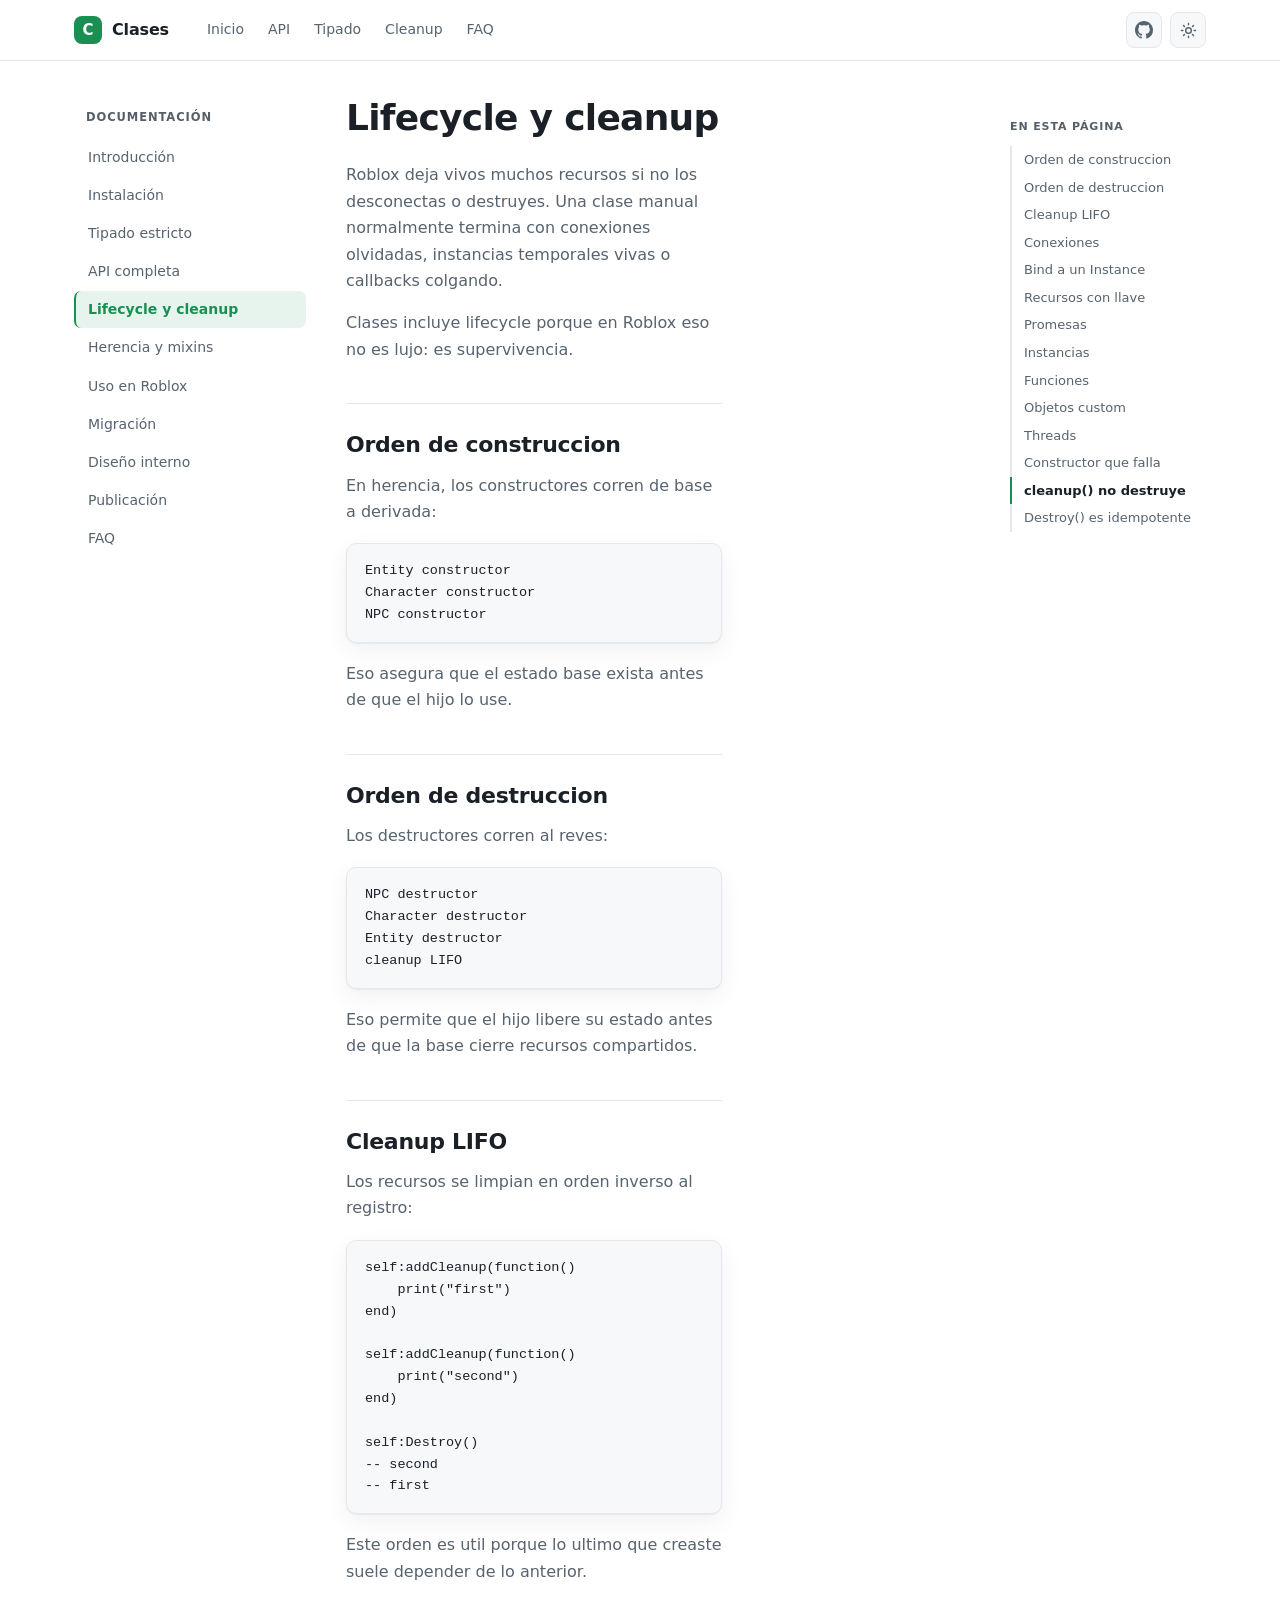
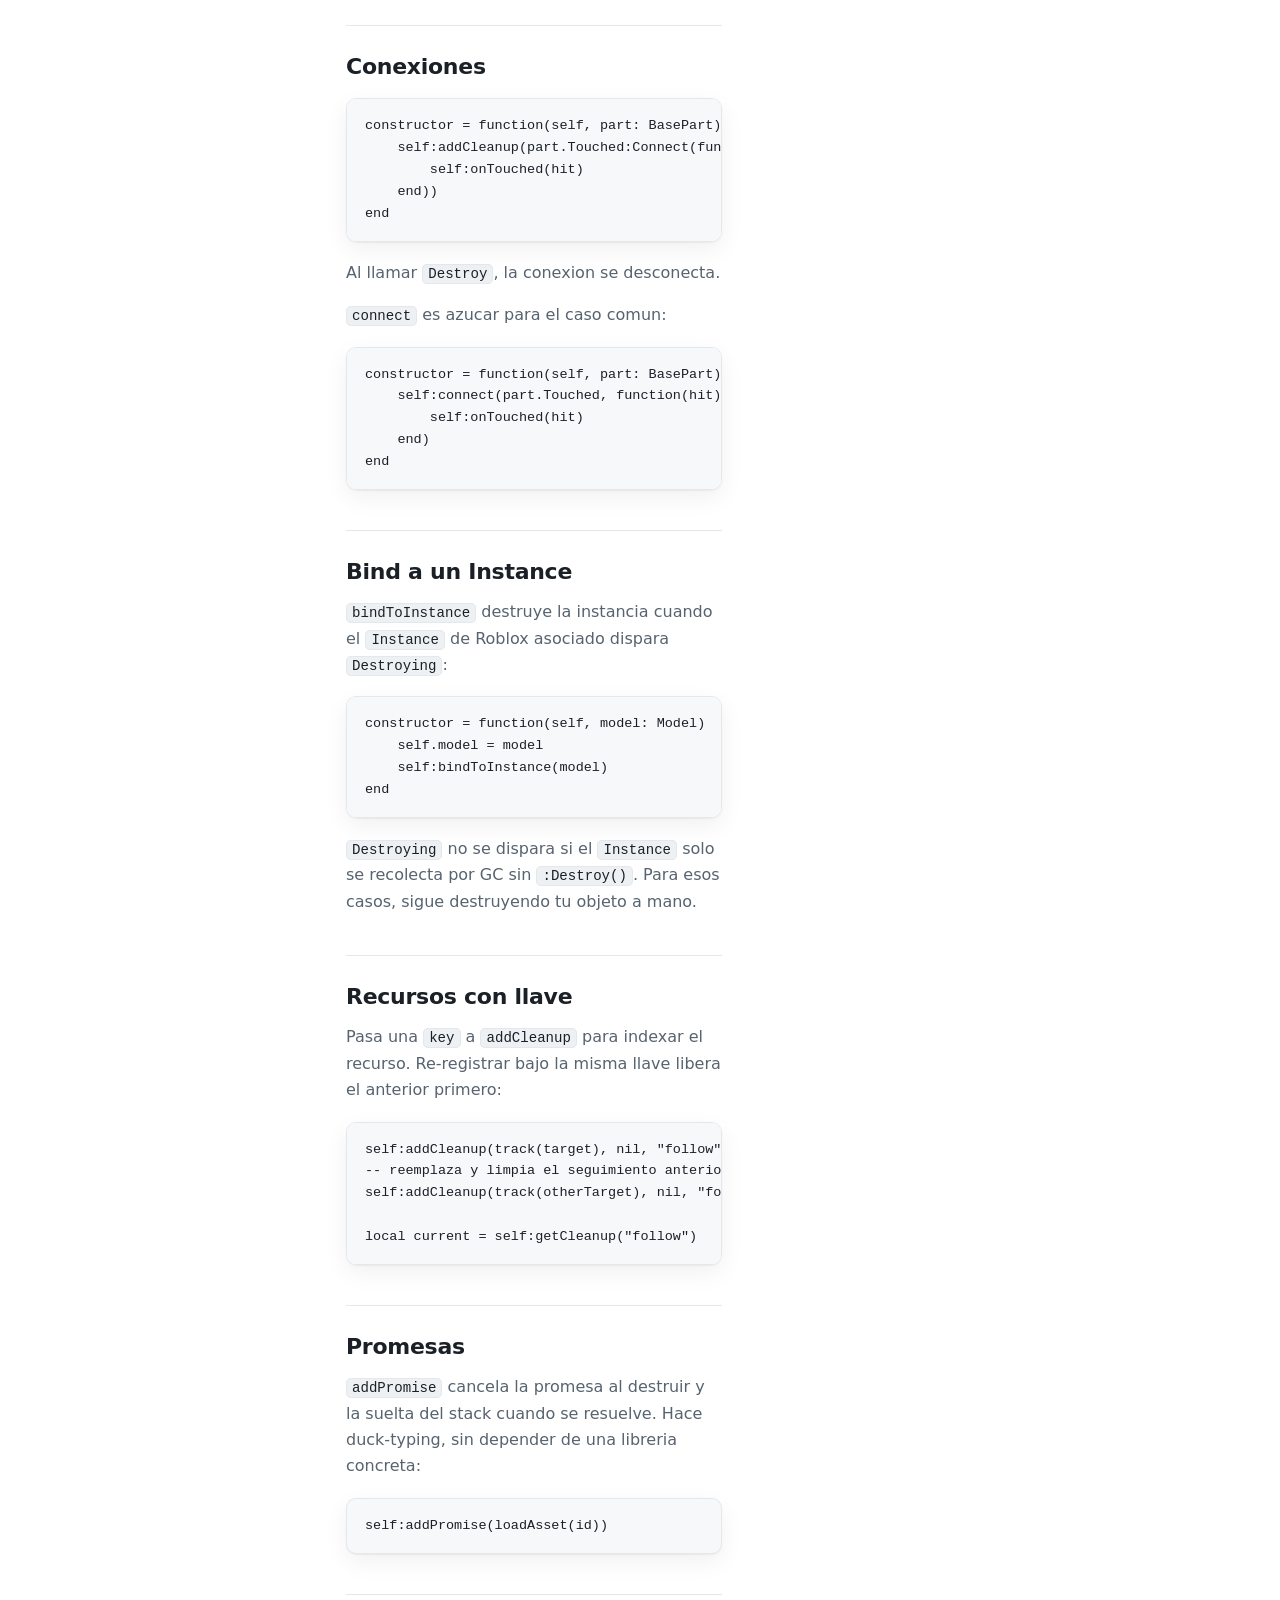
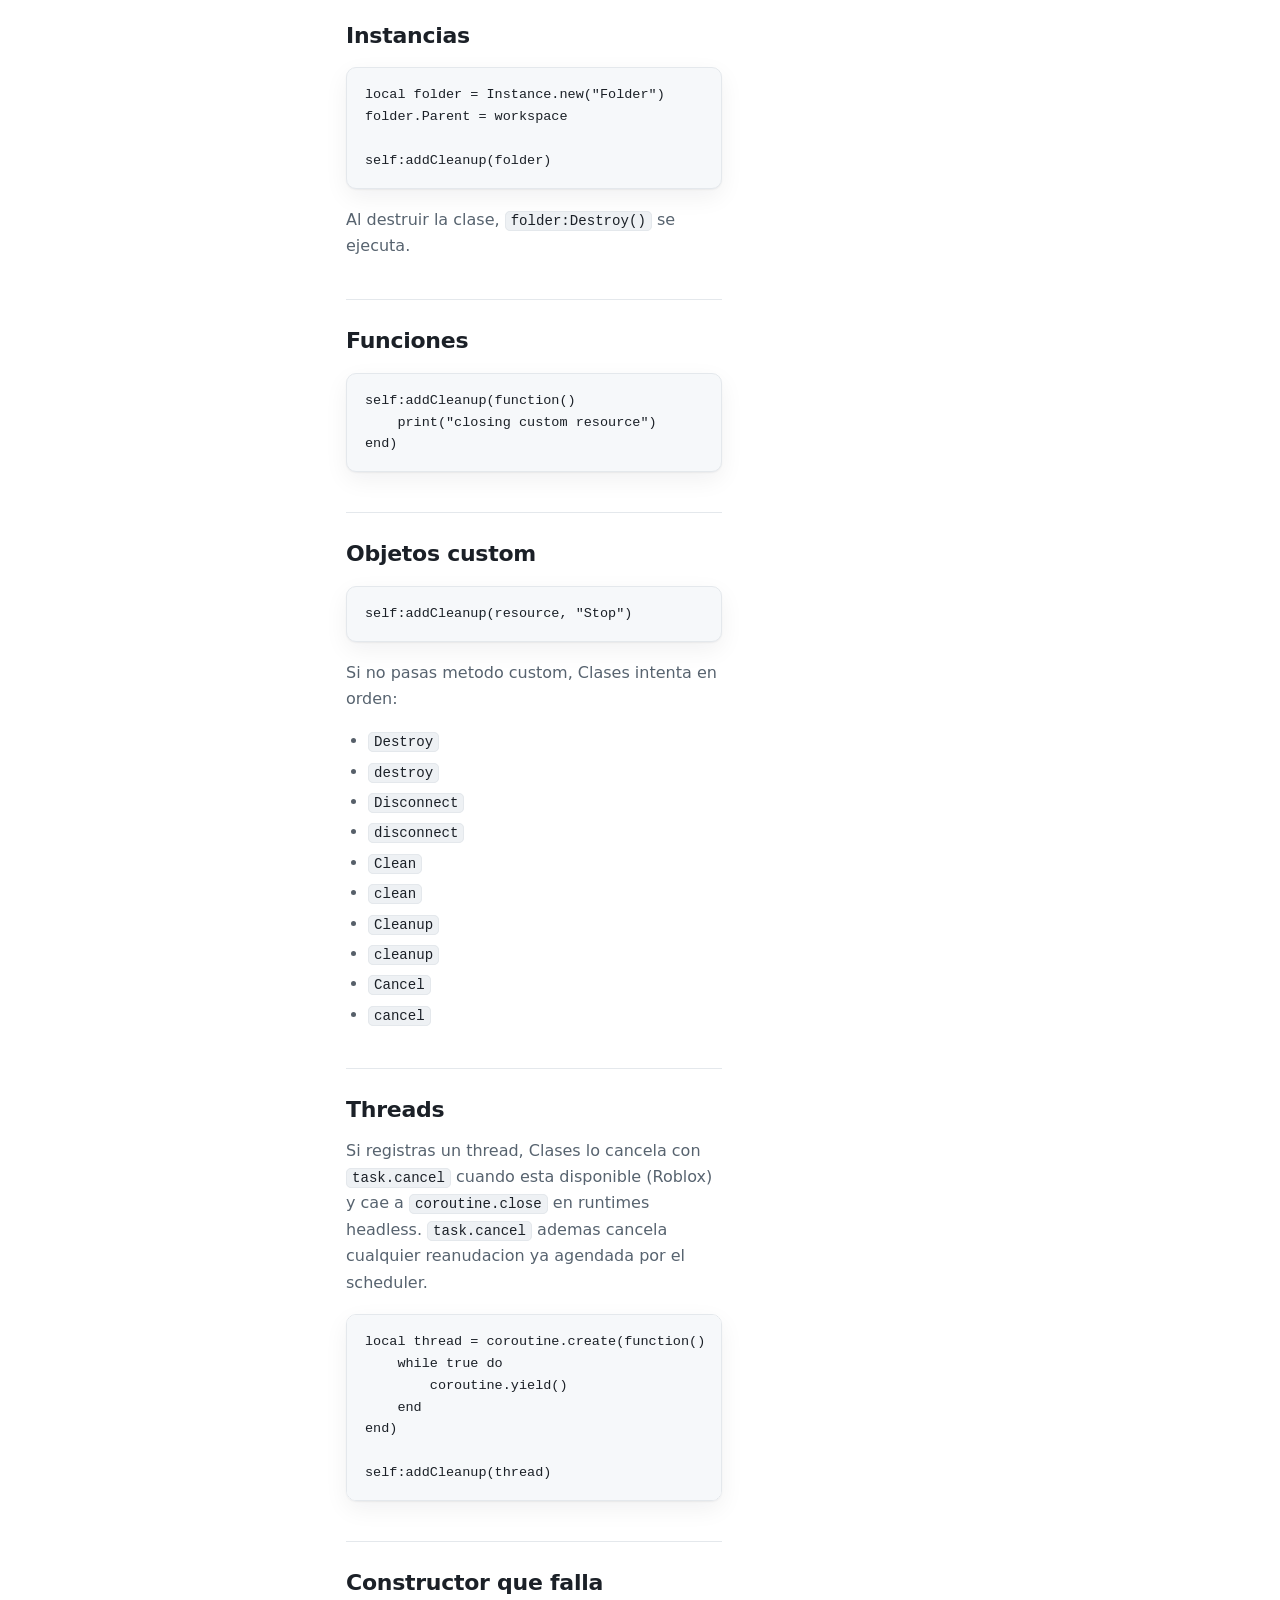
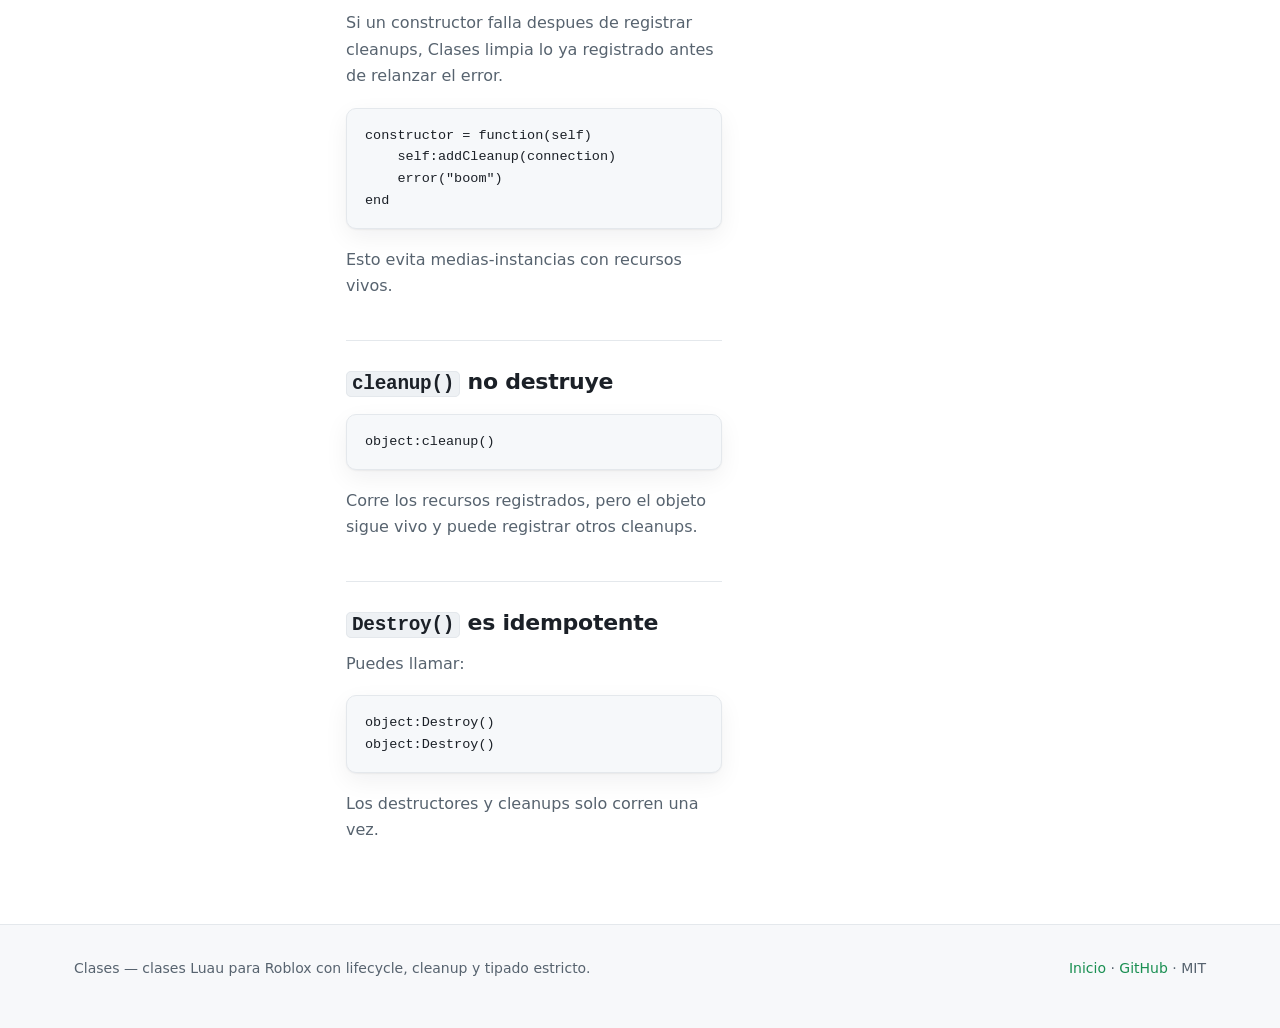
<file: docs/lifecycle.html>
<!doctype html>
<html lang="es" data-theme="dark">
	<head>
		<meta charset="utf-8" />
		<meta name="viewport" content="width=device-width, initial-scale=1" />
		<title>Lifecycle y cleanup — Clases</title>
		<meta name="description" content="Lifecycle y cleanup — documentación de Clases, librería de clases Luau para Roblox." />
		<meta name="color-scheme" content="dark light" />
		<link rel="stylesheet" href="assets/styles.css" />
		<script>
			(function () {
				try {
					var s = localStorage.getItem("clases-theme");
					var t = s || (matchMedia("(prefers-color-scheme: light)").matches ? "light" : "dark");
					document.documentElement.setAttribute("data-theme", t);
				} catch (e) {}
			})();
		</script>
	</head>
	<body data-doc="LIFECYCLE.md">
		<header class="topbar">
			<div class="topbar-inner">
				<a class="brand" href="index.html"><span class="mark">C</span> Clases</a>
				<nav class="nav" aria-label="Secciones">
					<a href="index.html">Inicio</a>
					<a href="api.html">API</a>
					<a href="typing.html">Tipado</a>
					<a href="lifecycle.html">Cleanup</a>
					<a href="faq.html">FAQ</a>
				</nav>
				<span class="topbar-spacer"></span>
				<div class="topbar-actions">
					<a class="icon-link" href="https://github.com/ElWapoteDev/Clases" aria-label="Repositorio en GitHub" rel="noopener">
						<svg width="18" height="18" viewBox="0 0 16 16" fill="currentColor" aria-hidden="true">
							<path d="M8 0C3.58 0 0 3.58 0 8c0 3.54 2.29 6.53 5.47 7.59.4.07.55-.17.55-.38 0-.19-.01-.82-.01-1.49-2.01.37-2.53-.49-2.69-.94-.09-.23-.48-.94-.82-1.13-.28-.15-.68-.52-.01-.53.63-.01 1.08.58 1.23.82.72 1.21 1.87.87 2.33.66.07-.52.28-.87.51-1.07-1.78-.2-3.64-.89-3.64-3.95 0-.87.31-1.59.82-2.15-.08-.2-.36-1.02.08-2.12 0 0 .67-.21 2.2.82.64-.18 1.32-.27 2-.27.68 0 1.36.09 2 .27 1.53-1.04 2.2-.82 2.2-.82.44 1.1.16 1.92.08 2.12.51.56.82 1.27.82 2.15 0 3.07-1.87 3.75-3.65 3.95.29.25.54.73.54 1.48 0 1.07-.01 1.93-.01 2.2 0 .21.15.46.55.38A8.01 8.01 0 0 0 16 8c0-4.42-3.58-8-8-8Z" />
						</svg>
					</a>
					<button class="theme-toggle" type="button" aria-label="Cambiar tema" id="theme-toggle">
						<svg class="moon" width="17" height="17" viewBox="0 0 24 24" fill="none" stroke="currentColor" stroke-width="2" stroke-linecap="round" stroke-linejoin="round" aria-hidden="true"><path d="M21 12.79A9 9 0 1 1 11.21 3 7 7 0 0 0 21 12.79Z" /></svg>
						<svg class="sun" width="17" height="17" viewBox="0 0 24 24" fill="none" stroke="currentColor" stroke-width="2" stroke-linecap="round" stroke-linejoin="round" aria-hidden="true"><circle cx="12" cy="12" r="4" /><path d="M12 2v2M12 20v2M4.93 4.93l1.41 1.41M17.66 17.66l1.41 1.41M2 12h2M20 12h2M4.93 19.07l1.41-1.41M17.66 6.34l1.41-1.41" /></svg>
					</button>
				</div>
			</div>
		</header>

		<div class="docs-shell">
			<aside class="sidebar" aria-label="Documentación">
				<div class="sidebar-title">Documentación</div>
				<nav id="sidebar-nav"></nav>
			</aside>
			<main class="doc-main">
				<article class="prose" id="doc-content">
					<p class="doc-loading">Cargando documentación…</p>
					<noscript>
						Esta documentación se renderiza con JavaScript. Léela en
						<a href="https://github.com/ElWapoteDev/Clases/tree/main/docs">GitHub</a>.
					</noscript>
				</article>
			</main>
			<aside class="doc-toc" id="doc-toc" aria-label="En esta página">
				<div class="toc-title">En esta página</div>
				<nav id="toc-nav"></nav>
			</aside>
		</div>

		<footer class="footer">
			<div class="footer-inner">
				<div>Clases — clases Luau para Roblox con lifecycle, cleanup y tipado estricto.</div>
				<div><a href="index.html">Inicio</a> · <a href="https://github.com/ElWapoteDev/Clases" rel="noopener">GitHub</a> · MIT</div>
			</div>
		</footer>

		<script src="assets/vendor/marked.min.js"></script>
		<script src="assets/docs.js"></script>
	</body>
</html>
</file>
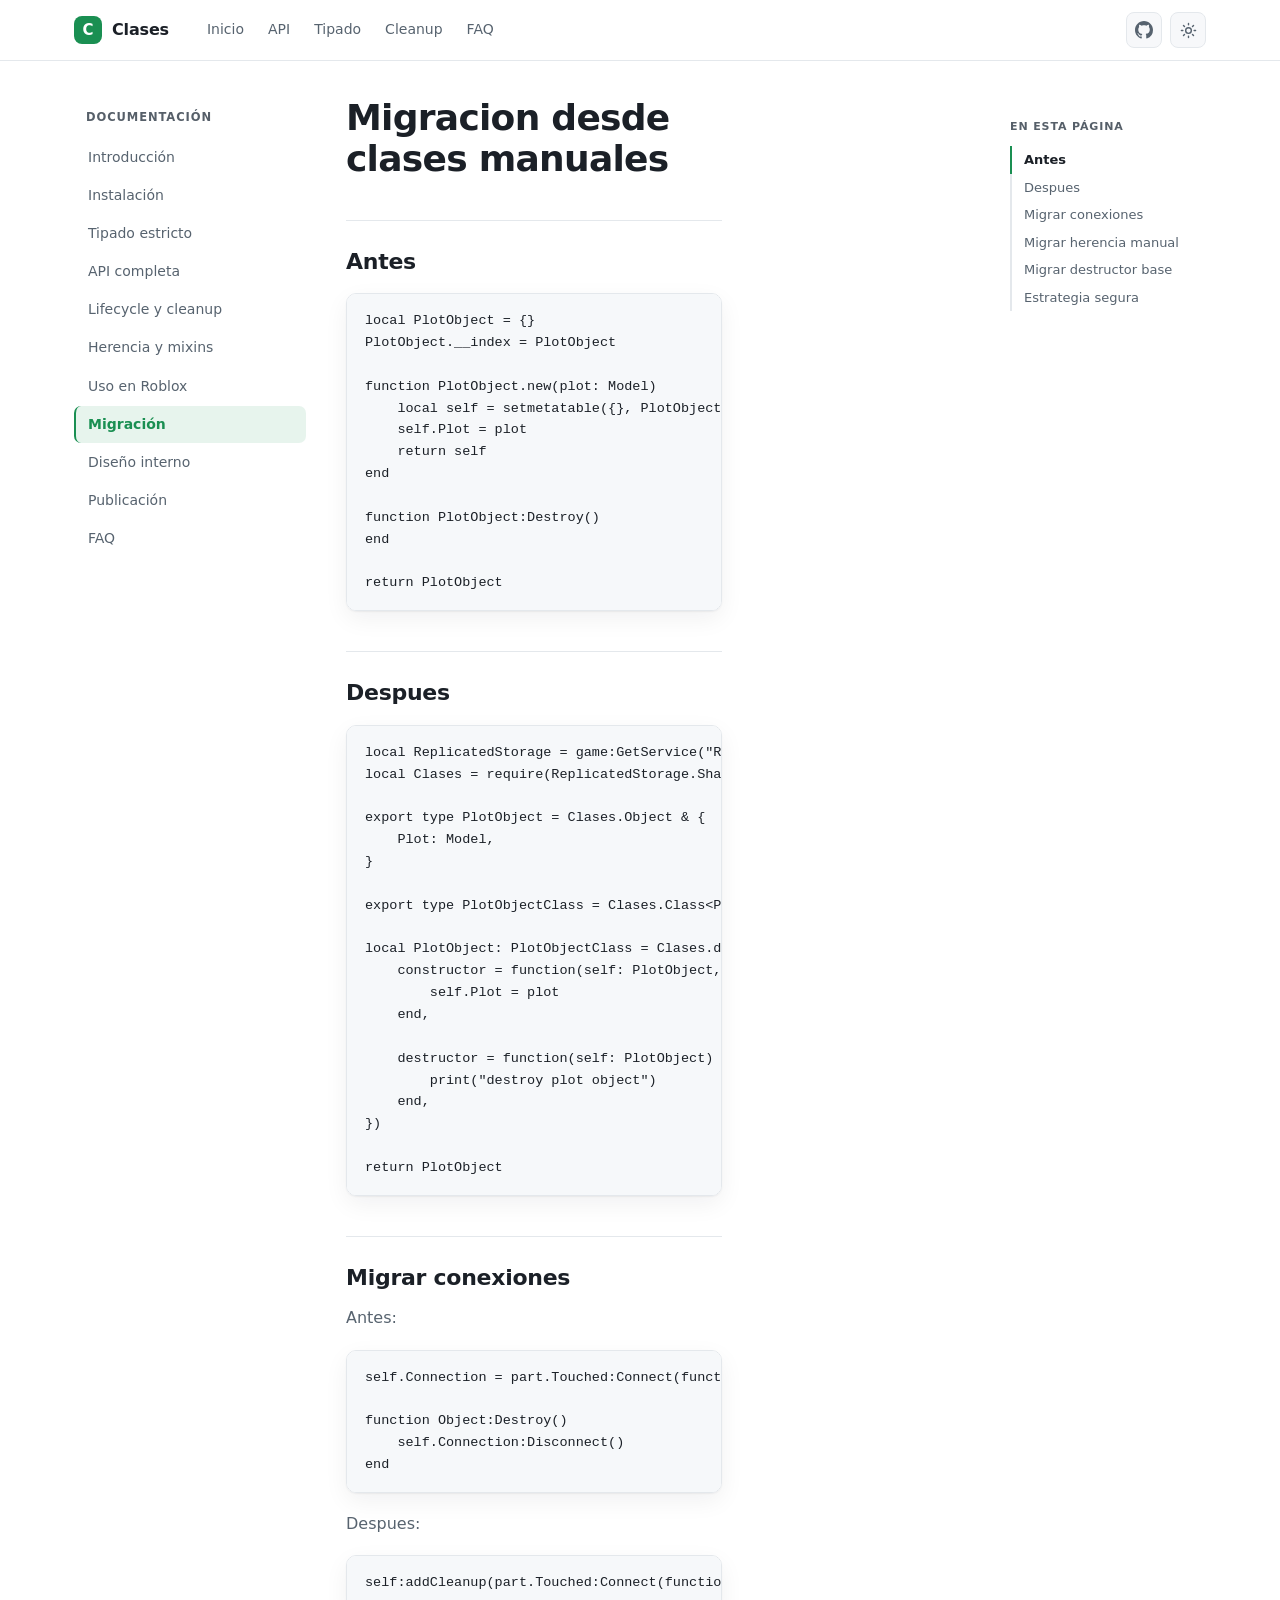
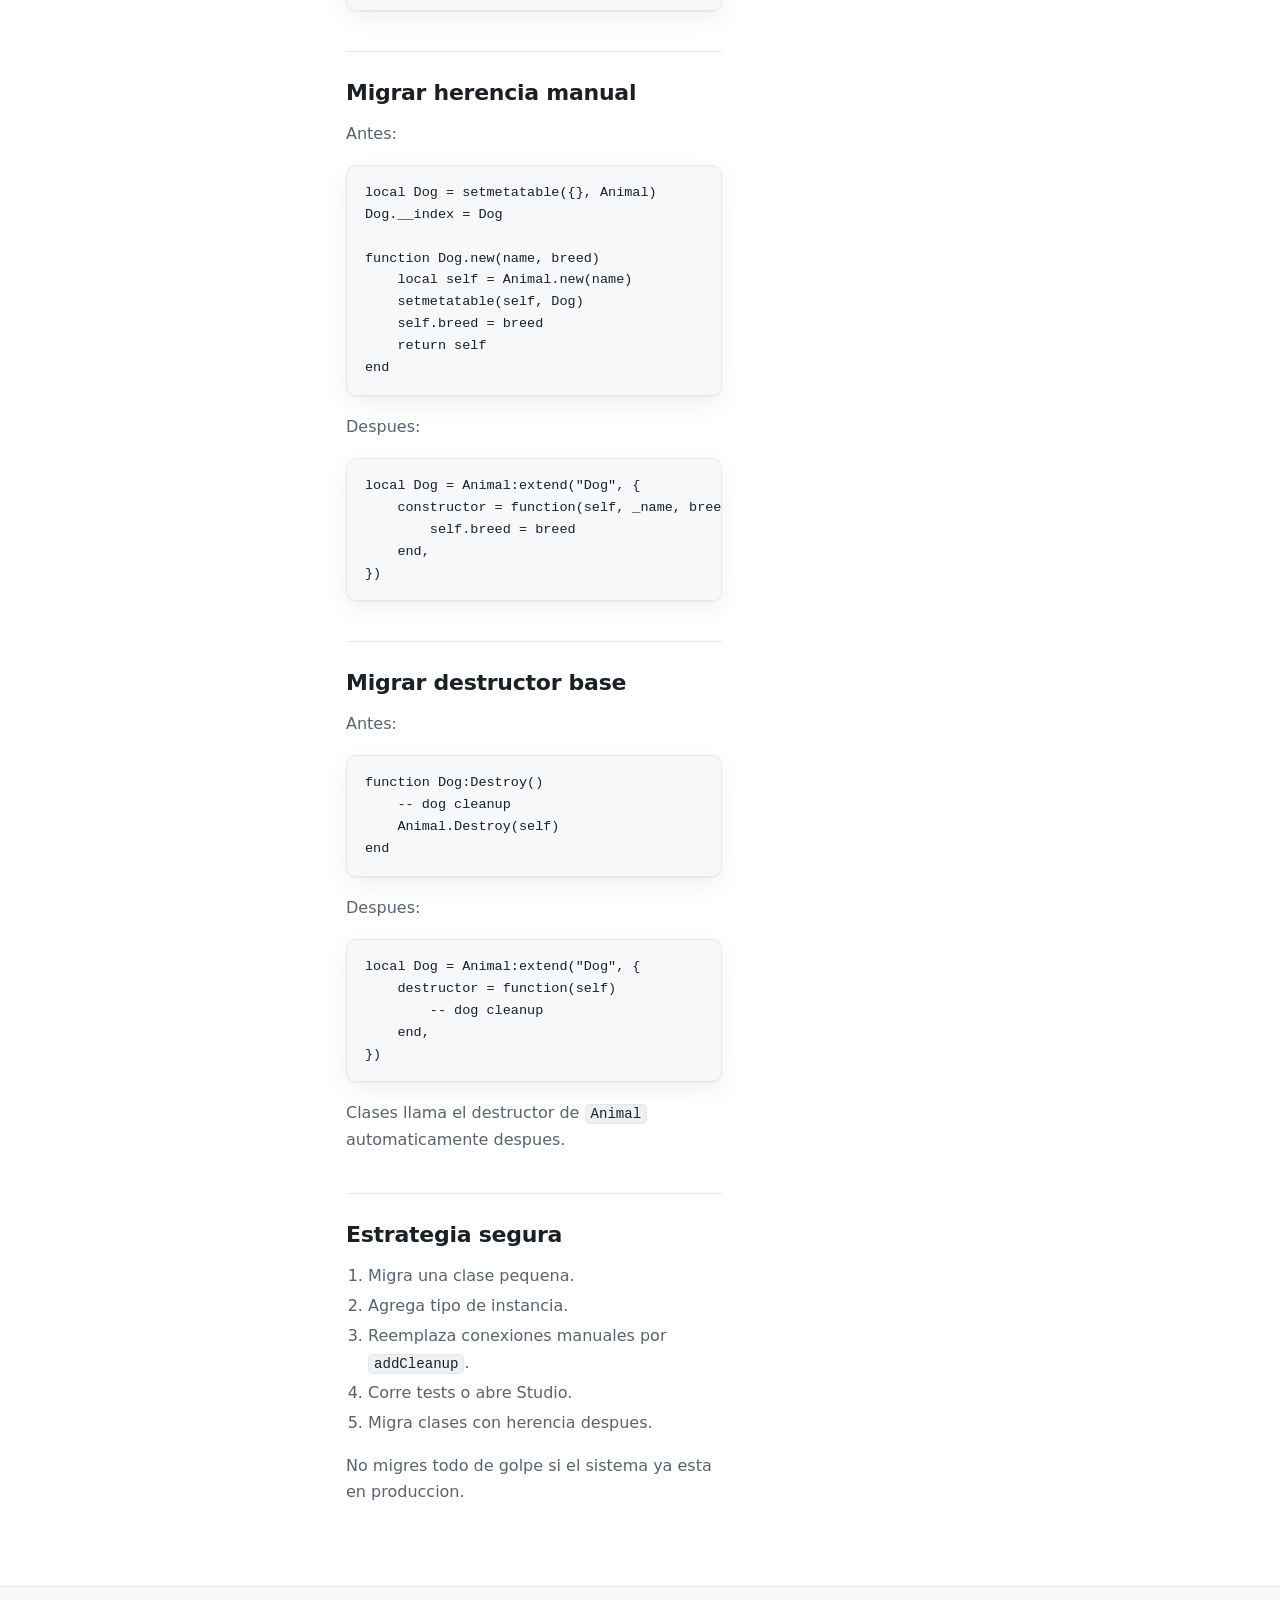
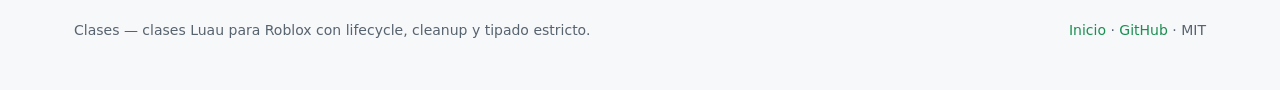
<file: docs/migration.html>
<!doctype html>
<html lang="es" data-theme="dark">
	<head>
		<meta charset="utf-8" />
		<meta name="viewport" content="width=device-width, initial-scale=1" />
		<title>Migración — Clases</title>
		<meta name="description" content="Migración — documentación de Clases, librería de clases Luau para Roblox." />
		<meta name="color-scheme" content="dark light" />
		<link rel="stylesheet" href="assets/styles.css" />
		<script>
			(function () {
				try {
					var s = localStorage.getItem("clases-theme");
					var t = s || (matchMedia("(prefers-color-scheme: light)").matches ? "light" : "dark");
					document.documentElement.setAttribute("data-theme", t);
				} catch (e) {}
			})();
		</script>
	</head>
	<body data-doc="MIGRATION.md">
		<header class="topbar">
			<div class="topbar-inner">
				<a class="brand" href="index.html"><span class="mark">C</span> Clases</a>
				<nav class="nav" aria-label="Secciones">
					<a href="index.html">Inicio</a>
					<a href="api.html">API</a>
					<a href="typing.html">Tipado</a>
					<a href="lifecycle.html">Cleanup</a>
					<a href="faq.html">FAQ</a>
				</nav>
				<span class="topbar-spacer"></span>
				<div class="topbar-actions">
					<a class="icon-link" href="https://github.com/ElWapoteDev/Clases" aria-label="Repositorio en GitHub" rel="noopener">
						<svg width="18" height="18" viewBox="0 0 16 16" fill="currentColor" aria-hidden="true">
							<path d="M8 0C3.58 0 0 3.58 0 8c0 3.54 2.29 6.53 5.47 7.59.4.07.55-.17.55-.38 0-.19-.01-.82-.01-1.49-2.01.37-2.53-.49-2.69-.94-.09-.23-.48-.94-.82-1.13-.28-.15-.68-.52-.01-.53.63-.01 1.08.58 1.23.82.72 1.21 1.87.87 2.33.66.07-.52.28-.87.51-1.07-1.78-.2-3.64-.89-3.64-3.95 0-.87.31-1.59.82-2.15-.08-.2-.36-1.02.08-2.12 0 0 .67-.21 2.2.82.64-.18 1.32-.27 2-.27.68 0 1.36.09 2 .27 1.53-1.04 2.2-.82 2.2-.82.44 1.1.16 1.92.08 2.12.51.56.82 1.27.82 2.15 0 3.07-1.87 3.75-3.65 3.95.29.25.54.73.54 1.48 0 1.07-.01 1.93-.01 2.2 0 .21.15.46.55.38A8.01 8.01 0 0 0 16 8c0-4.42-3.58-8-8-8Z" />
						</svg>
					</a>
					<button class="theme-toggle" type="button" aria-label="Cambiar tema" id="theme-toggle">
						<svg class="moon" width="17" height="17" viewBox="0 0 24 24" fill="none" stroke="currentColor" stroke-width="2" stroke-linecap="round" stroke-linejoin="round" aria-hidden="true"><path d="M21 12.79A9 9 0 1 1 11.21 3 7 7 0 0 0 21 12.79Z" /></svg>
						<svg class="sun" width="17" height="17" viewBox="0 0 24 24" fill="none" stroke="currentColor" stroke-width="2" stroke-linecap="round" stroke-linejoin="round" aria-hidden="true"><circle cx="12" cy="12" r="4" /><path d="M12 2v2M12 20v2M4.93 4.93l1.41 1.41M17.66 17.66l1.41 1.41M2 12h2M20 12h2M4.93 19.07l1.41-1.41M17.66 6.34l1.41-1.41" /></svg>
					</button>
				</div>
			</div>
		</header>

		<div class="docs-shell">
			<aside class="sidebar" aria-label="Documentación">
				<div class="sidebar-title">Documentación</div>
				<nav id="sidebar-nav"></nav>
			</aside>
			<main class="doc-main">
				<article class="prose" id="doc-content">
					<p class="doc-loading">Cargando documentación…</p>
					<noscript>
						Esta documentación se renderiza con JavaScript. Léela en
						<a href="https://github.com/ElWapoteDev/Clases/tree/main/docs">GitHub</a>.
					</noscript>
				</article>
			</main>
			<aside class="doc-toc" id="doc-toc" aria-label="En esta página">
				<div class="toc-title">En esta página</div>
				<nav id="toc-nav"></nav>
			</aside>
		</div>

		<footer class="footer">
			<div class="footer-inner">
				<div>Clases — clases Luau para Roblox con lifecycle, cleanup y tipado estricto.</div>
				<div><a href="index.html">Inicio</a> · <a href="https://github.com/ElWapoteDev/Clases" rel="noopener">GitHub</a> · MIT</div>
			</div>
		</footer>

		<script src="assets/vendor/marked.min.js"></script>
		<script src="assets/docs.js"></script>
	</body>
</html>
</file>
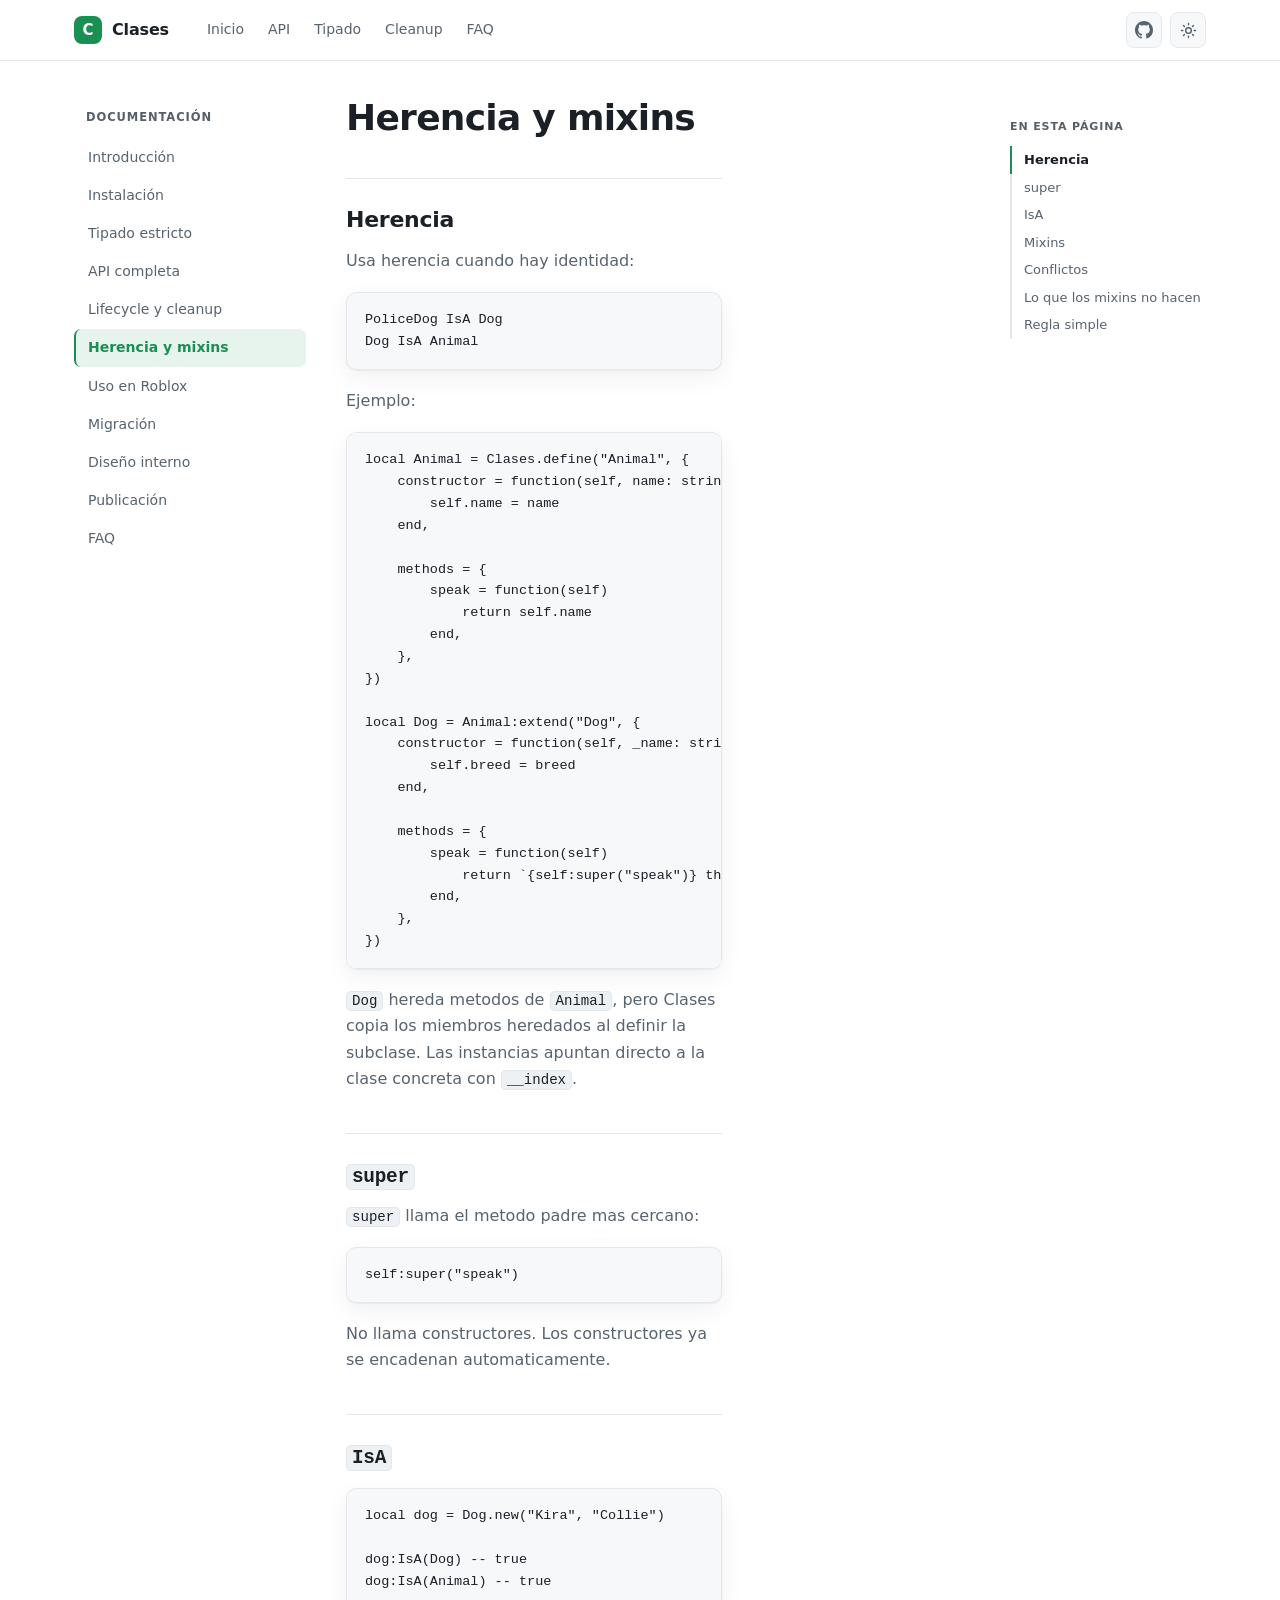
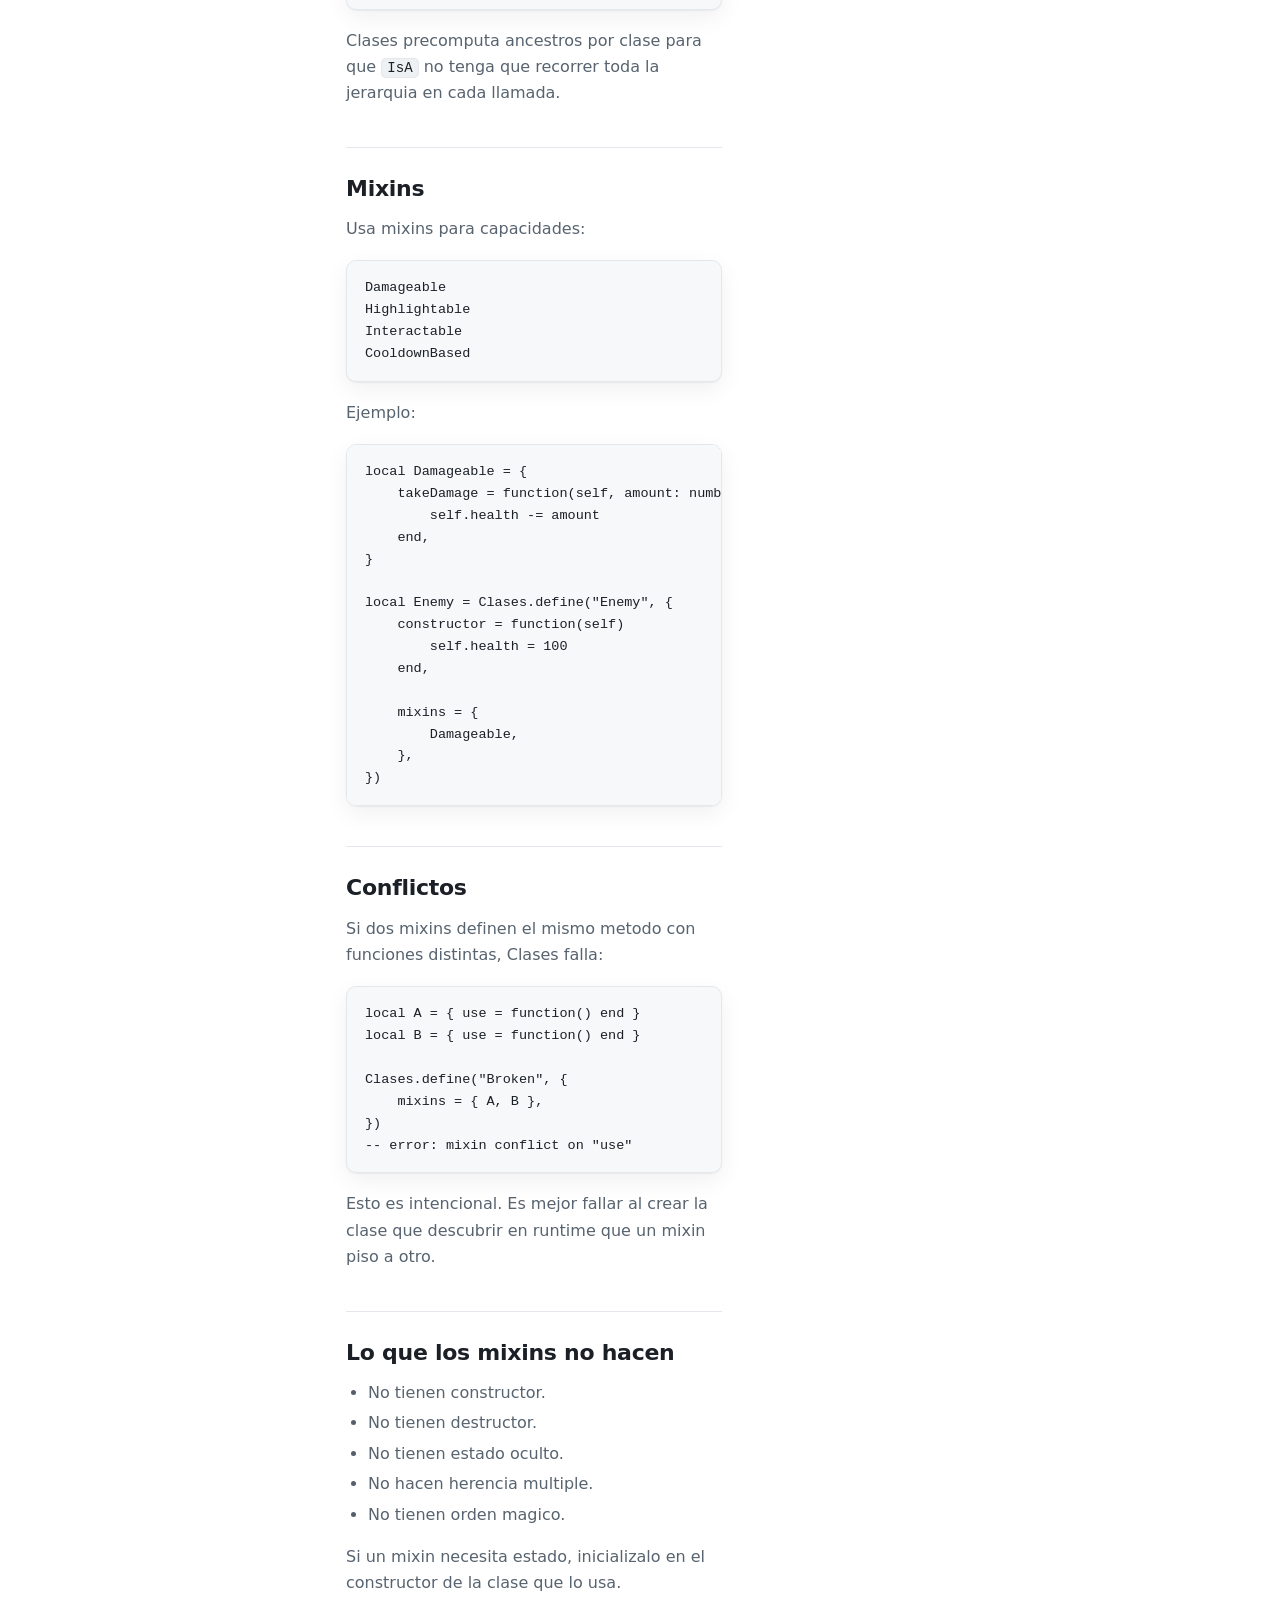
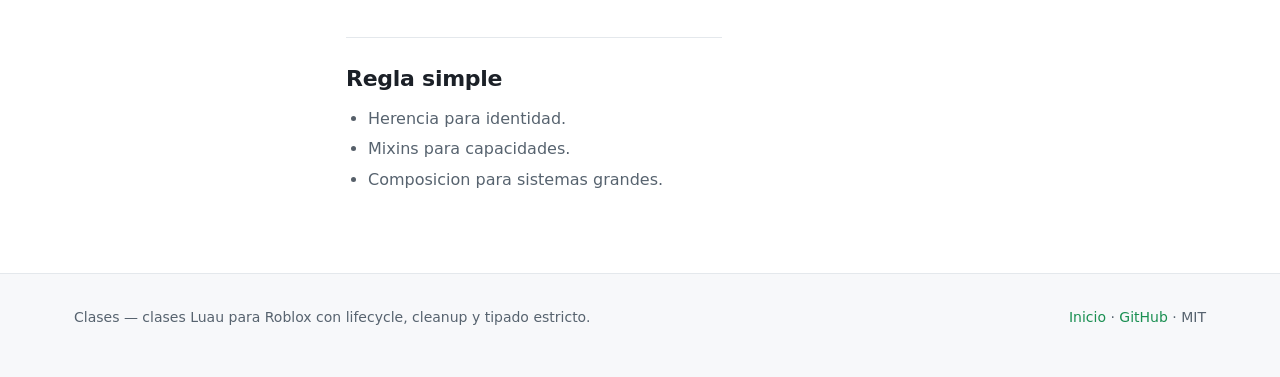
<file: docs/mixins.html>
<!doctype html>
<html lang="es" data-theme="dark">
	<head>
		<meta charset="utf-8" />
		<meta name="viewport" content="width=device-width, initial-scale=1" />
		<title>Herencia y mixins — Clases</title>
		<meta name="description" content="Herencia y mixins — documentación de Clases, librería de clases Luau para Roblox." />
		<meta name="color-scheme" content="dark light" />
		<link rel="stylesheet" href="assets/styles.css" />
		<script>
			(function () {
				try {
					var s = localStorage.getItem("clases-theme");
					var t = s || (matchMedia("(prefers-color-scheme: light)").matches ? "light" : "dark");
					document.documentElement.setAttribute("data-theme", t);
				} catch (e) {}
			})();
		</script>
	</head>
	<body data-doc="MIXINS.md">
		<header class="topbar">
			<div class="topbar-inner">
				<a class="brand" href="index.html"><span class="mark">C</span> Clases</a>
				<nav class="nav" aria-label="Secciones">
					<a href="index.html">Inicio</a>
					<a href="api.html">API</a>
					<a href="typing.html">Tipado</a>
					<a href="lifecycle.html">Cleanup</a>
					<a href="faq.html">FAQ</a>
				</nav>
				<span class="topbar-spacer"></span>
				<div class="topbar-actions">
					<a class="icon-link" href="https://github.com/ElWapoteDev/Clases" aria-label="Repositorio en GitHub" rel="noopener">
						<svg width="18" height="18" viewBox="0 0 16 16" fill="currentColor" aria-hidden="true">
							<path d="M8 0C3.58 0 0 3.58 0 8c0 3.54 2.29 6.53 5.47 7.59.4.07.55-.17.55-.38 0-.19-.01-.82-.01-1.49-2.01.37-2.53-.49-2.69-.94-.09-.23-.48-.94-.82-1.13-.28-.15-.68-.52-.01-.53.63-.01 1.08.58 1.23.82.72 1.21 1.87.87 2.33.66.07-.52.28-.87.51-1.07-1.78-.2-3.64-.89-3.64-3.95 0-.87.31-1.59.82-2.15-.08-.2-.36-1.02.08-2.12 0 0 .67-.21 2.2.82.64-.18 1.32-.27 2-.27.68 0 1.36.09 2 .27 1.53-1.04 2.2-.82 2.2-.82.44 1.1.16 1.92.08 2.12.51.56.82 1.27.82 2.15 0 3.07-1.87 3.75-3.65 3.95.29.25.54.73.54 1.48 0 1.07-.01 1.93-.01 2.2 0 .21.15.46.55.38A8.01 8.01 0 0 0 16 8c0-4.42-3.58-8-8-8Z" />
						</svg>
					</a>
					<button class="theme-toggle" type="button" aria-label="Cambiar tema" id="theme-toggle">
						<svg class="moon" width="17" height="17" viewBox="0 0 24 24" fill="none" stroke="currentColor" stroke-width="2" stroke-linecap="round" stroke-linejoin="round" aria-hidden="true"><path d="M21 12.79A9 9 0 1 1 11.21 3 7 7 0 0 0 21 12.79Z" /></svg>
						<svg class="sun" width="17" height="17" viewBox="0 0 24 24" fill="none" stroke="currentColor" stroke-width="2" stroke-linecap="round" stroke-linejoin="round" aria-hidden="true"><circle cx="12" cy="12" r="4" /><path d="M12 2v2M12 20v2M4.93 4.93l1.41 1.41M17.66 17.66l1.41 1.41M2 12h2M20 12h2M4.93 19.07l1.41-1.41M17.66 6.34l1.41-1.41" /></svg>
					</button>
				</div>
			</div>
		</header>

		<div class="docs-shell">
			<aside class="sidebar" aria-label="Documentación">
				<div class="sidebar-title">Documentación</div>
				<nav id="sidebar-nav"></nav>
			</aside>
			<main class="doc-main">
				<article class="prose" id="doc-content">
					<p class="doc-loading">Cargando documentación…</p>
					<noscript>
						Esta documentación se renderiza con JavaScript. Léela en
						<a href="https://github.com/ElWapoteDev/Clases/tree/main/docs">GitHub</a>.
					</noscript>
				</article>
			</main>
			<aside class="doc-toc" id="doc-toc" aria-label="En esta página">
				<div class="toc-title">En esta página</div>
				<nav id="toc-nav"></nav>
			</aside>
		</div>

		<footer class="footer">
			<div class="footer-inner">
				<div>Clases — clases Luau para Roblox con lifecycle, cleanup y tipado estricto.</div>
				<div><a href="index.html">Inicio</a> · <a href="https://github.com/ElWapoteDev/Clases" rel="noopener">GitHub</a> · MIT</div>
			</div>
		</footer>

		<script src="assets/vendor/marked.min.js"></script>
		<script src="assets/docs.js"></script>
	</body>
</html>
</file>
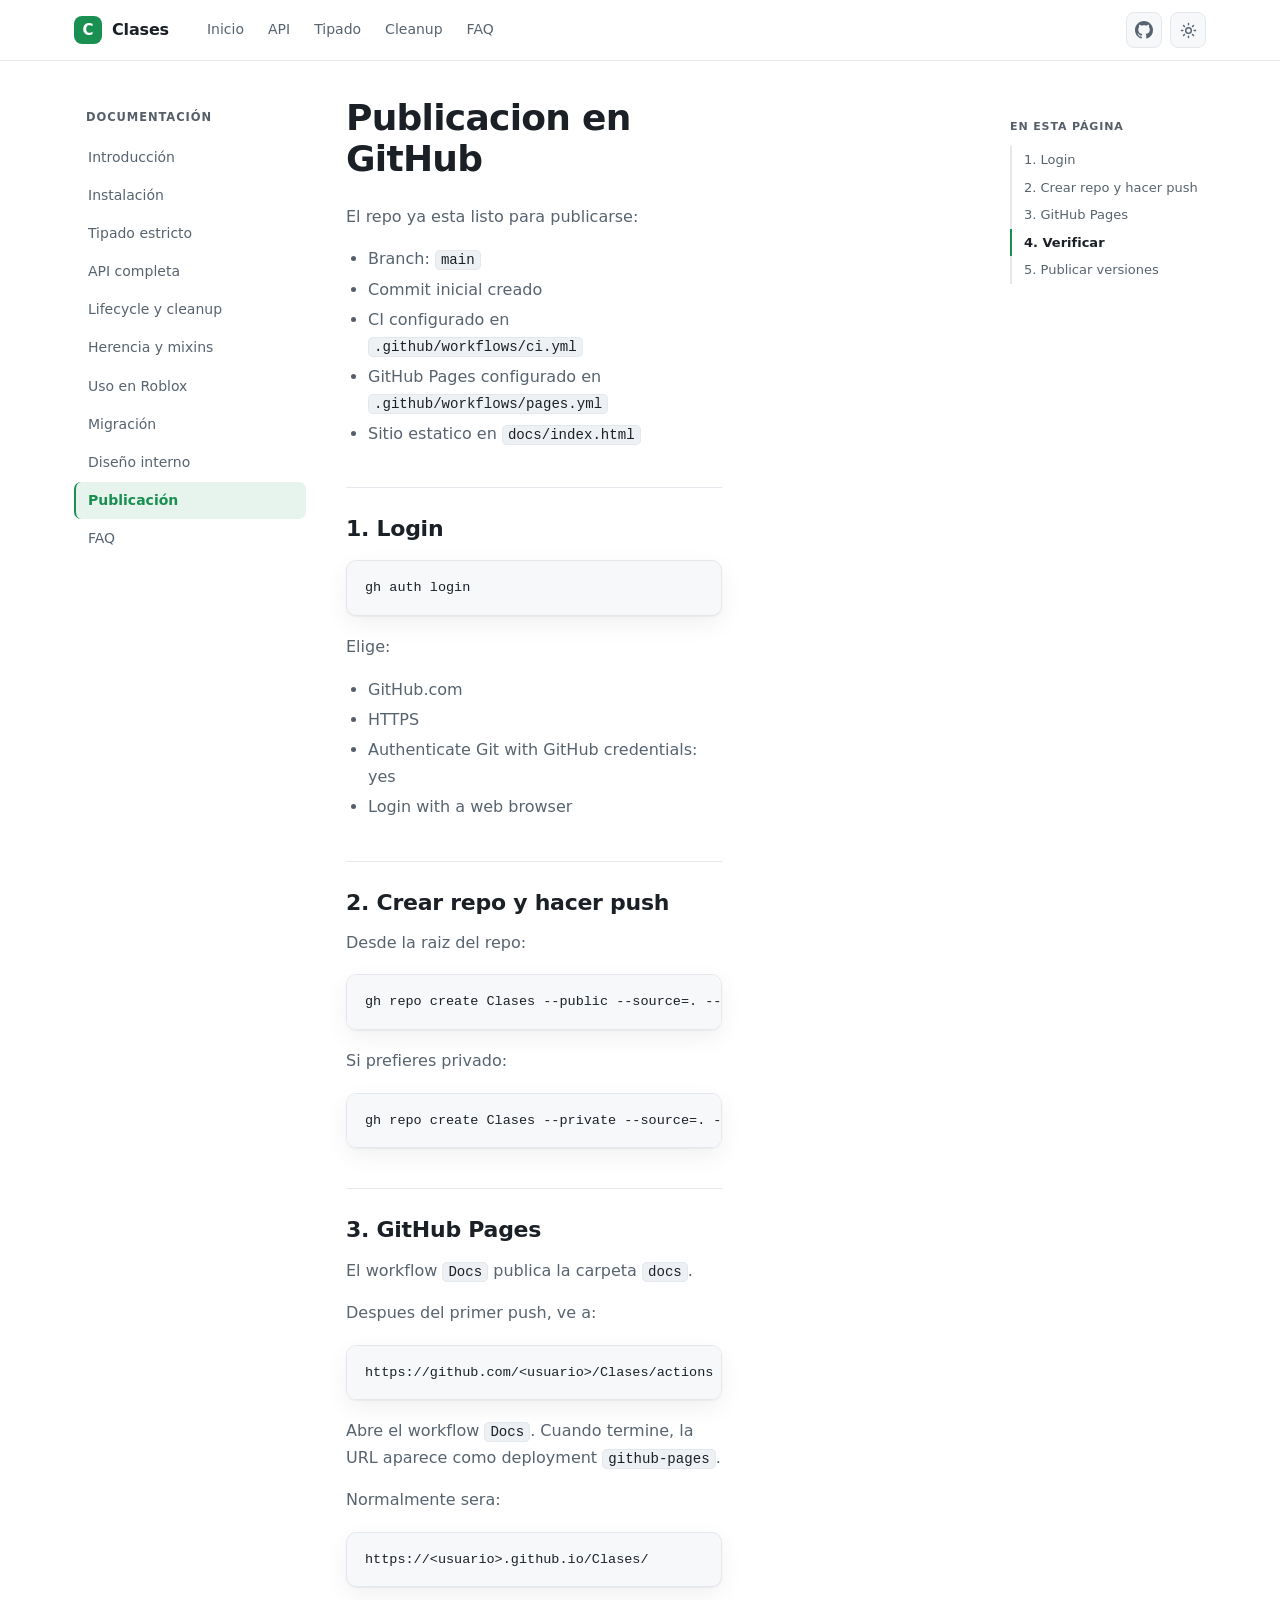
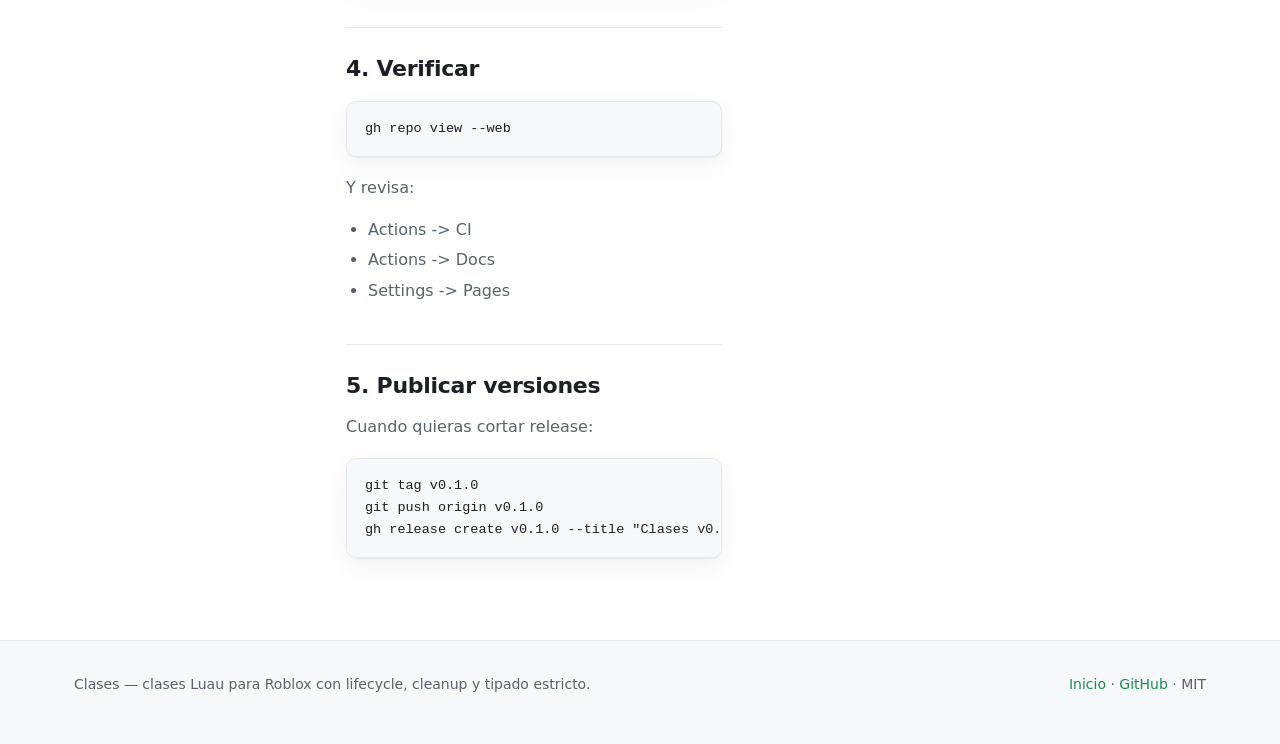
<file: docs/publishing.html>
<!doctype html>
<html lang="es" data-theme="dark">
	<head>
		<meta charset="utf-8" />
		<meta name="viewport" content="width=device-width, initial-scale=1" />
		<title>Publicación — Clases</title>
		<meta name="description" content="Publicación — documentación de Clases, librería de clases Luau para Roblox." />
		<meta name="color-scheme" content="dark light" />
		<link rel="stylesheet" href="assets/styles.css" />
		<script>
			(function () {
				try {
					var s = localStorage.getItem("clases-theme");
					var t = s || (matchMedia("(prefers-color-scheme: light)").matches ? "light" : "dark");
					document.documentElement.setAttribute("data-theme", t);
				} catch (e) {}
			})();
		</script>
	</head>
	<body data-doc="PUBLISHING.md">
		<header class="topbar">
			<div class="topbar-inner">
				<a class="brand" href="index.html"><span class="mark">C</span> Clases</a>
				<nav class="nav" aria-label="Secciones">
					<a href="index.html">Inicio</a>
					<a href="api.html">API</a>
					<a href="typing.html">Tipado</a>
					<a href="lifecycle.html">Cleanup</a>
					<a href="faq.html">FAQ</a>
				</nav>
				<span class="topbar-spacer"></span>
				<div class="topbar-actions">
					<a class="icon-link" href="https://github.com/ElWapoteDev/Clases" aria-label="Repositorio en GitHub" rel="noopener">
						<svg width="18" height="18" viewBox="0 0 16 16" fill="currentColor" aria-hidden="true">
							<path d="M8 0C3.58 0 0 3.58 0 8c0 3.54 2.29 6.53 5.47 7.59.4.07.55-.17.55-.38 0-.19-.01-.82-.01-1.49-2.01.37-2.53-.49-2.69-.94-.09-.23-.48-.94-.82-1.13-.28-.15-.68-.52-.01-.53.63-.01 1.08.58 1.23.82.72 1.21 1.87.87 2.33.66.07-.52.28-.87.51-1.07-1.78-.2-3.64-.89-3.64-3.95 0-.87.31-1.59.82-2.15-.08-.2-.36-1.02.08-2.12 0 0 .67-.21 2.2.82.64-.18 1.32-.27 2-.27.68 0 1.36.09 2 .27 1.53-1.04 2.2-.82 2.2-.82.44 1.1.16 1.92.08 2.12.51.56.82 1.27.82 2.15 0 3.07-1.87 3.75-3.65 3.95.29.25.54.73.54 1.48 0 1.07-.01 1.93-.01 2.2 0 .21.15.46.55.38A8.01 8.01 0 0 0 16 8c0-4.42-3.58-8-8-8Z" />
						</svg>
					</a>
					<button class="theme-toggle" type="button" aria-label="Cambiar tema" id="theme-toggle">
						<svg class="moon" width="17" height="17" viewBox="0 0 24 24" fill="none" stroke="currentColor" stroke-width="2" stroke-linecap="round" stroke-linejoin="round" aria-hidden="true"><path d="M21 12.79A9 9 0 1 1 11.21 3 7 7 0 0 0 21 12.79Z" /></svg>
						<svg class="sun" width="17" height="17" viewBox="0 0 24 24" fill="none" stroke="currentColor" stroke-width="2" stroke-linecap="round" stroke-linejoin="round" aria-hidden="true"><circle cx="12" cy="12" r="4" /><path d="M12 2v2M12 20v2M4.93 4.93l1.41 1.41M17.66 17.66l1.41 1.41M2 12h2M20 12h2M4.93 19.07l1.41-1.41M17.66 6.34l1.41-1.41" /></svg>
					</button>
				</div>
			</div>
		</header>

		<div class="docs-shell">
			<aside class="sidebar" aria-label="Documentación">
				<div class="sidebar-title">Documentación</div>
				<nav id="sidebar-nav"></nav>
			</aside>
			<main class="doc-main">
				<article class="prose" id="doc-content">
					<p class="doc-loading">Cargando documentación…</p>
					<noscript>
						Esta documentación se renderiza con JavaScript. Léela en
						<a href="https://github.com/ElWapoteDev/Clases/tree/main/docs">GitHub</a>.
					</noscript>
				</article>
			</main>
			<aside class="doc-toc" id="doc-toc" aria-label="En esta página">
				<div class="toc-title">En esta página</div>
				<nav id="toc-nav"></nav>
			</aside>
		</div>

		<footer class="footer">
			<div class="footer-inner">
				<div>Clases — clases Luau para Roblox con lifecycle, cleanup y tipado estricto.</div>
				<div><a href="index.html">Inicio</a> · <a href="https://github.com/ElWapoteDev/Clases" rel="noopener">GitHub</a> · MIT</div>
			</div>
		</footer>

		<script src="assets/vendor/marked.min.js"></script>
		<script src="assets/docs.js"></script>
	</body>
</html>
</file>
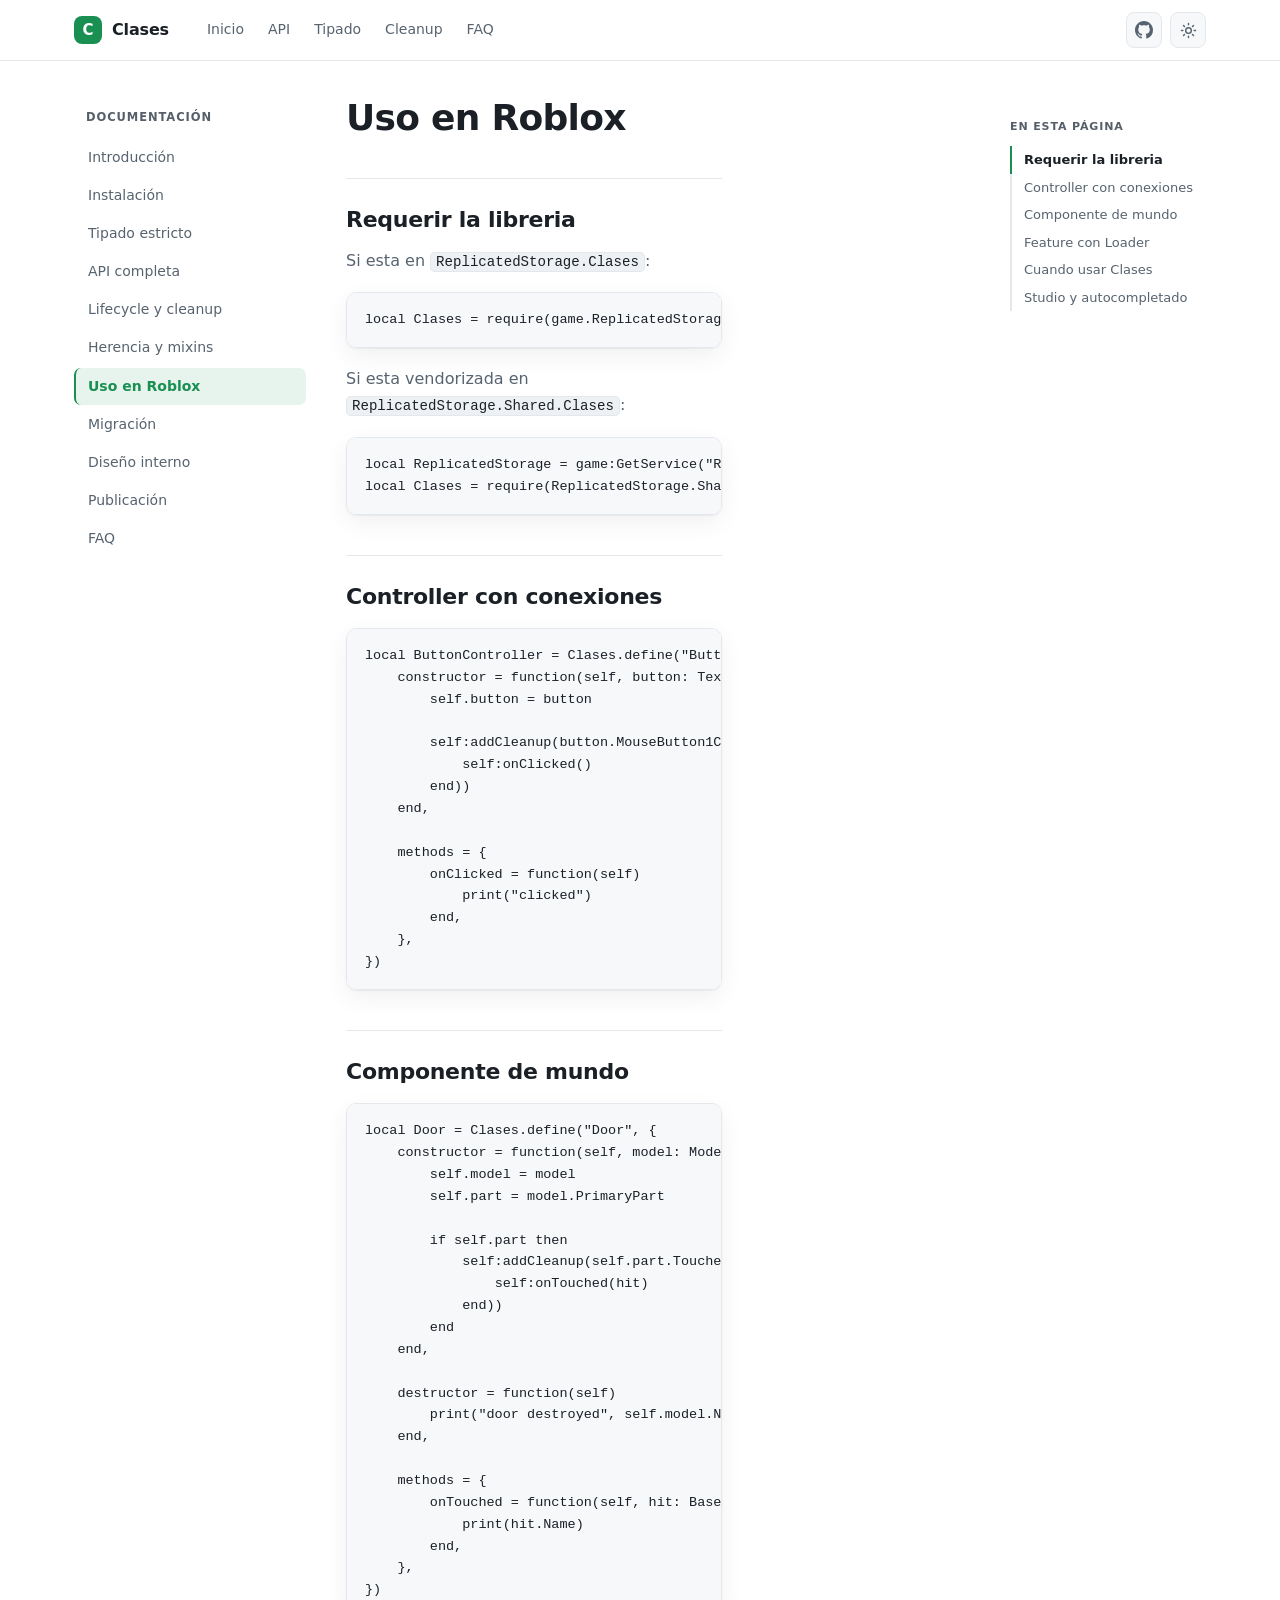
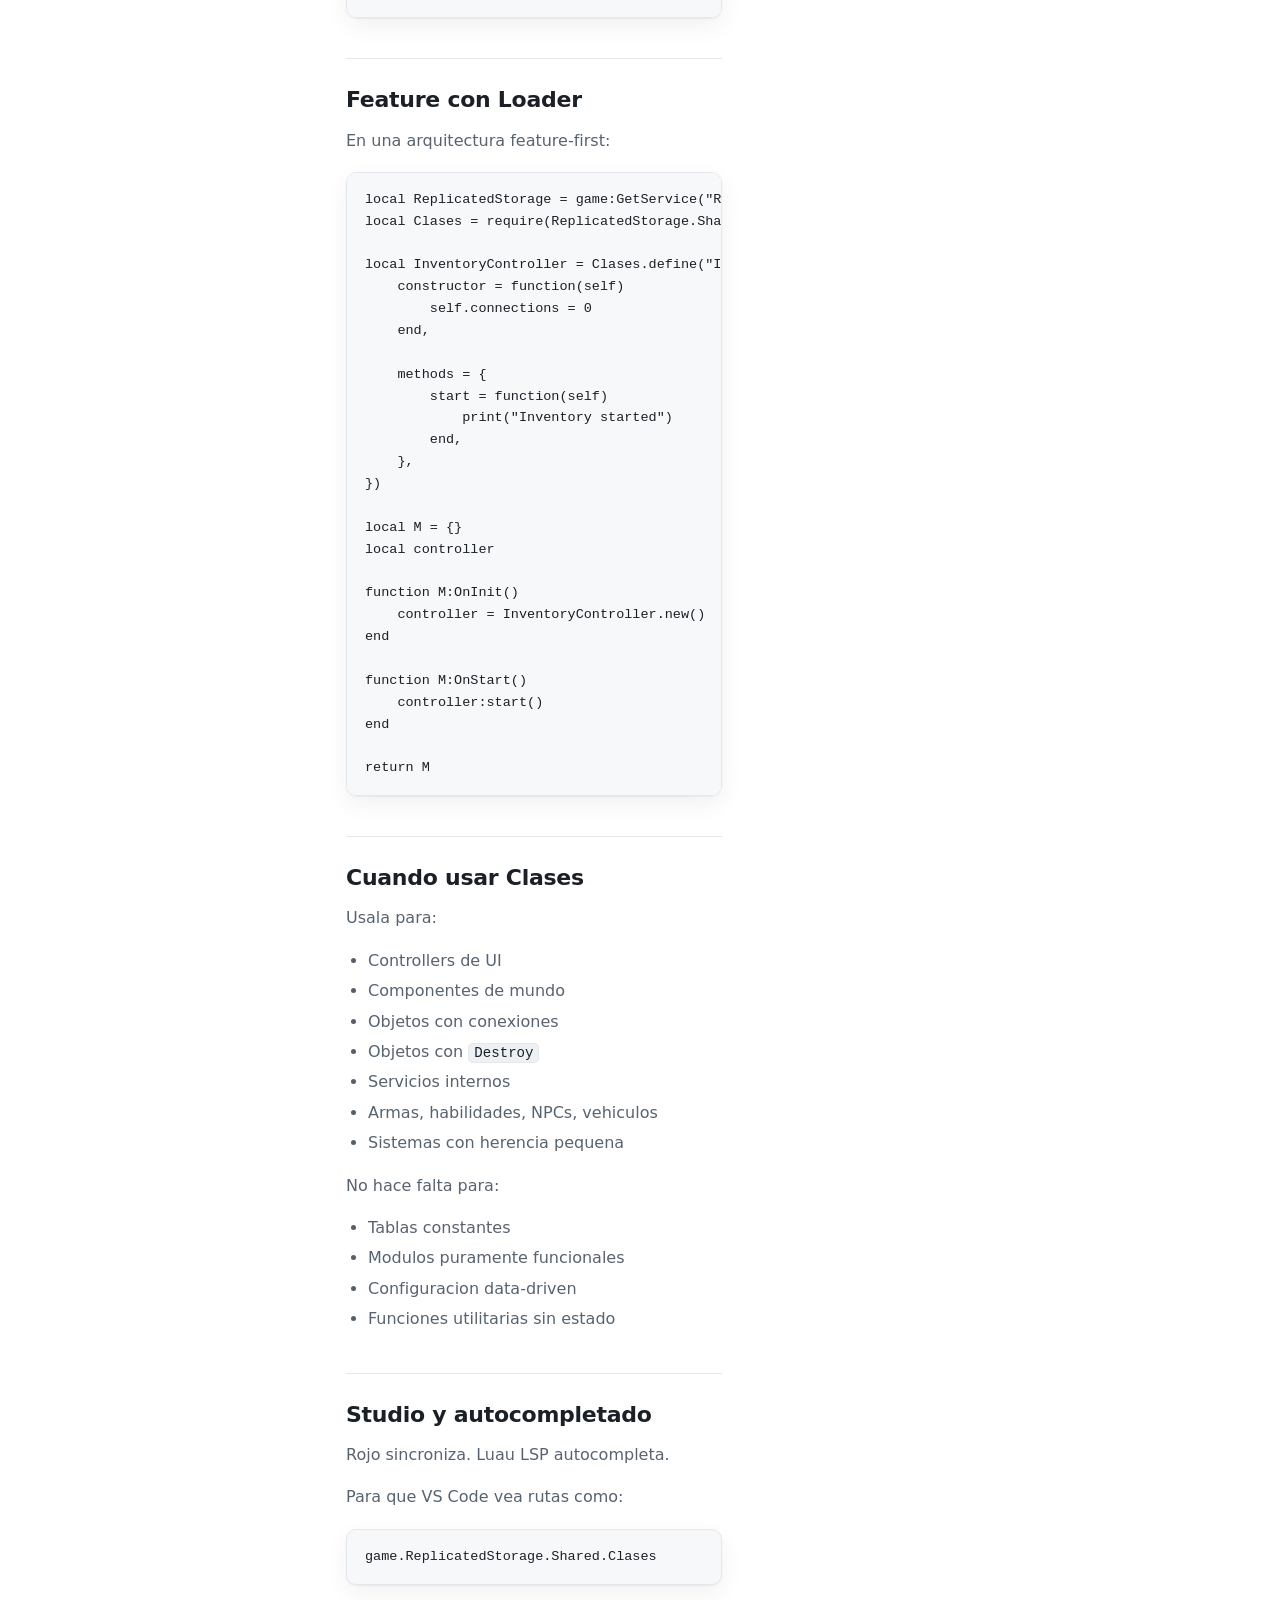
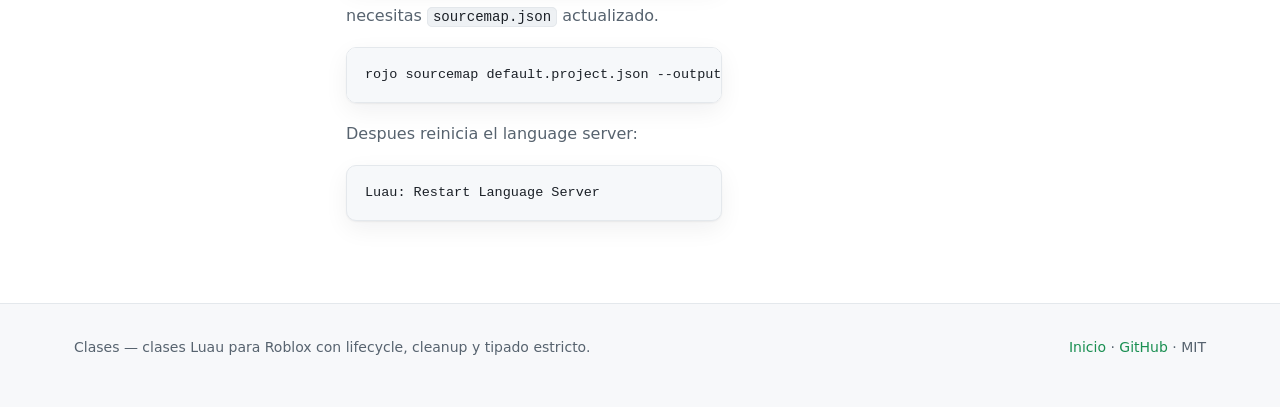
<file: docs/roblox.html>
<!doctype html>
<html lang="es" data-theme="dark">
	<head>
		<meta charset="utf-8" />
		<meta name="viewport" content="width=device-width, initial-scale=1" />
		<title>Uso en Roblox — Clases</title>
		<meta name="description" content="Uso en Roblox — documentación de Clases, librería de clases Luau para Roblox." />
		<meta name="color-scheme" content="dark light" />
		<link rel="stylesheet" href="assets/styles.css" />
		<script>
			(function () {
				try {
					var s = localStorage.getItem("clases-theme");
					var t = s || (matchMedia("(prefers-color-scheme: light)").matches ? "light" : "dark");
					document.documentElement.setAttribute("data-theme", t);
				} catch (e) {}
			})();
		</script>
	</head>
	<body data-doc="ROBLOX.md">
		<header class="topbar">
			<div class="topbar-inner">
				<a class="brand" href="index.html"><span class="mark">C</span> Clases</a>
				<nav class="nav" aria-label="Secciones">
					<a href="index.html">Inicio</a>
					<a href="api.html">API</a>
					<a href="typing.html">Tipado</a>
					<a href="lifecycle.html">Cleanup</a>
					<a href="faq.html">FAQ</a>
				</nav>
				<span class="topbar-spacer"></span>
				<div class="topbar-actions">
					<a class="icon-link" href="https://github.com/ElWapoteDev/Clases" aria-label="Repositorio en GitHub" rel="noopener">
						<svg width="18" height="18" viewBox="0 0 16 16" fill="currentColor" aria-hidden="true">
							<path d="M8 0C3.58 0 0 3.58 0 8c0 3.54 2.29 6.53 5.47 7.59.4.07.55-.17.55-.38 0-.19-.01-.82-.01-1.49-2.01.37-2.53-.49-2.69-.94-.09-.23-.48-.94-.82-1.13-.28-.15-.68-.52-.01-.53.63-.01 1.08.58 1.23.82.72 1.21 1.87.87 2.33.66.07-.52.28-.87.51-1.07-1.78-.2-3.64-.89-3.64-3.95 0-.87.31-1.59.82-2.15-.08-.2-.36-1.02.08-2.12 0 0 .67-.21 2.2.82.64-.18 1.32-.27 2-.27.68 0 1.36.09 2 .27 1.53-1.04 2.2-.82 2.2-.82.44 1.1.16 1.92.08 2.12.51.56.82 1.27.82 2.15 0 3.07-1.87 3.75-3.65 3.95.29.25.54.73.54 1.48 0 1.07-.01 1.93-.01 2.2 0 .21.15.46.55.38A8.01 8.01 0 0 0 16 8c0-4.42-3.58-8-8-8Z" />
						</svg>
					</a>
					<button class="theme-toggle" type="button" aria-label="Cambiar tema" id="theme-toggle">
						<svg class="moon" width="17" height="17" viewBox="0 0 24 24" fill="none" stroke="currentColor" stroke-width="2" stroke-linecap="round" stroke-linejoin="round" aria-hidden="true"><path d="M21 12.79A9 9 0 1 1 11.21 3 7 7 0 0 0 21 12.79Z" /></svg>
						<svg class="sun" width="17" height="17" viewBox="0 0 24 24" fill="none" stroke="currentColor" stroke-width="2" stroke-linecap="round" stroke-linejoin="round" aria-hidden="true"><circle cx="12" cy="12" r="4" /><path d="M12 2v2M12 20v2M4.93 4.93l1.41 1.41M17.66 17.66l1.41 1.41M2 12h2M20 12h2M4.93 19.07l1.41-1.41M17.66 6.34l1.41-1.41" /></svg>
					</button>
				</div>
			</div>
		</header>

		<div class="docs-shell">
			<aside class="sidebar" aria-label="Documentación">
				<div class="sidebar-title">Documentación</div>
				<nav id="sidebar-nav"></nav>
			</aside>
			<main class="doc-main">
				<article class="prose" id="doc-content">
					<p class="doc-loading">Cargando documentación…</p>
					<noscript>
						Esta documentación se renderiza con JavaScript. Léela en
						<a href="https://github.com/ElWapoteDev/Clases/tree/main/docs">GitHub</a>.
					</noscript>
				</article>
			</main>
			<aside class="doc-toc" id="doc-toc" aria-label="En esta página">
				<div class="toc-title">En esta página</div>
				<nav id="toc-nav"></nav>
			</aside>
		</div>

		<footer class="footer">
			<div class="footer-inner">
				<div>Clases — clases Luau para Roblox con lifecycle, cleanup y tipado estricto.</div>
				<div><a href="index.html">Inicio</a> · <a href="https://github.com/ElWapoteDev/Clases" rel="noopener">GitHub</a> · MIT</div>
			</div>
		</footer>

		<script src="assets/vendor/marked.min.js"></script>
		<script src="assets/docs.js"></script>
	</body>
</html>
</file>
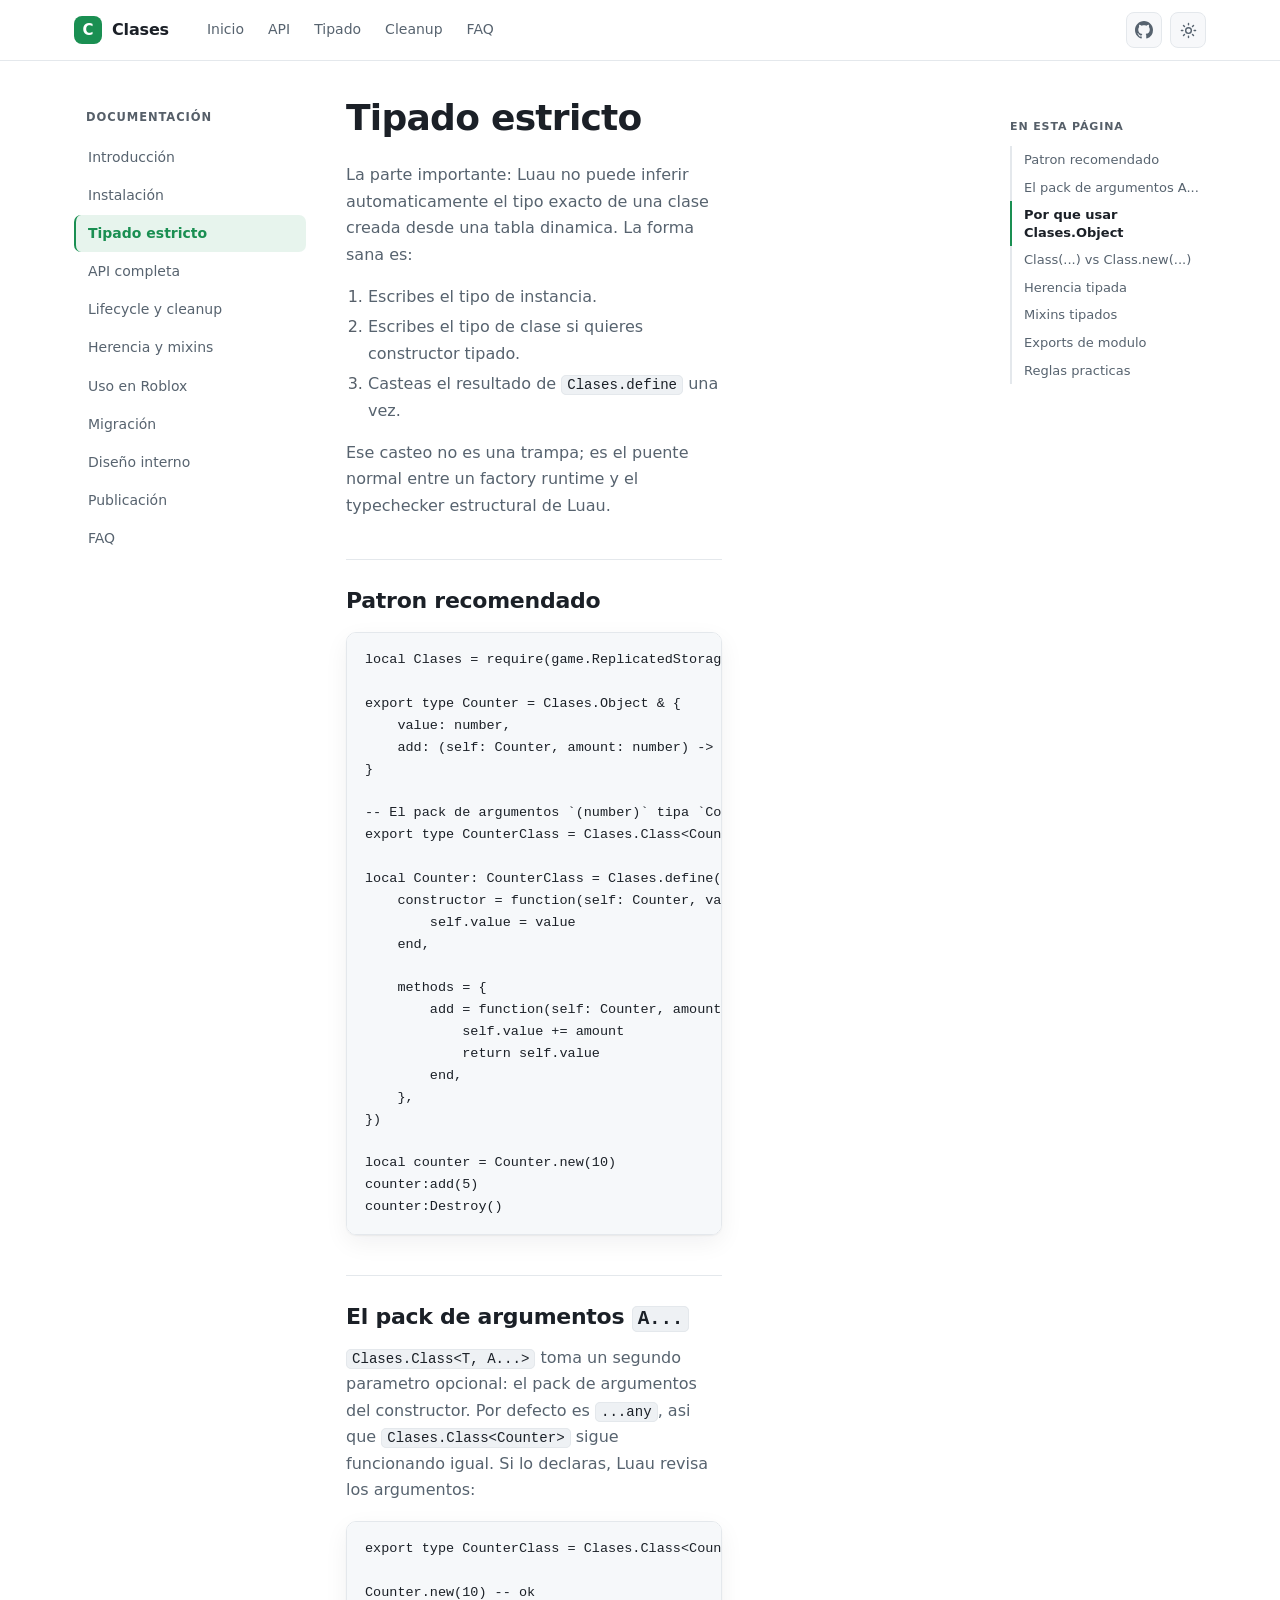
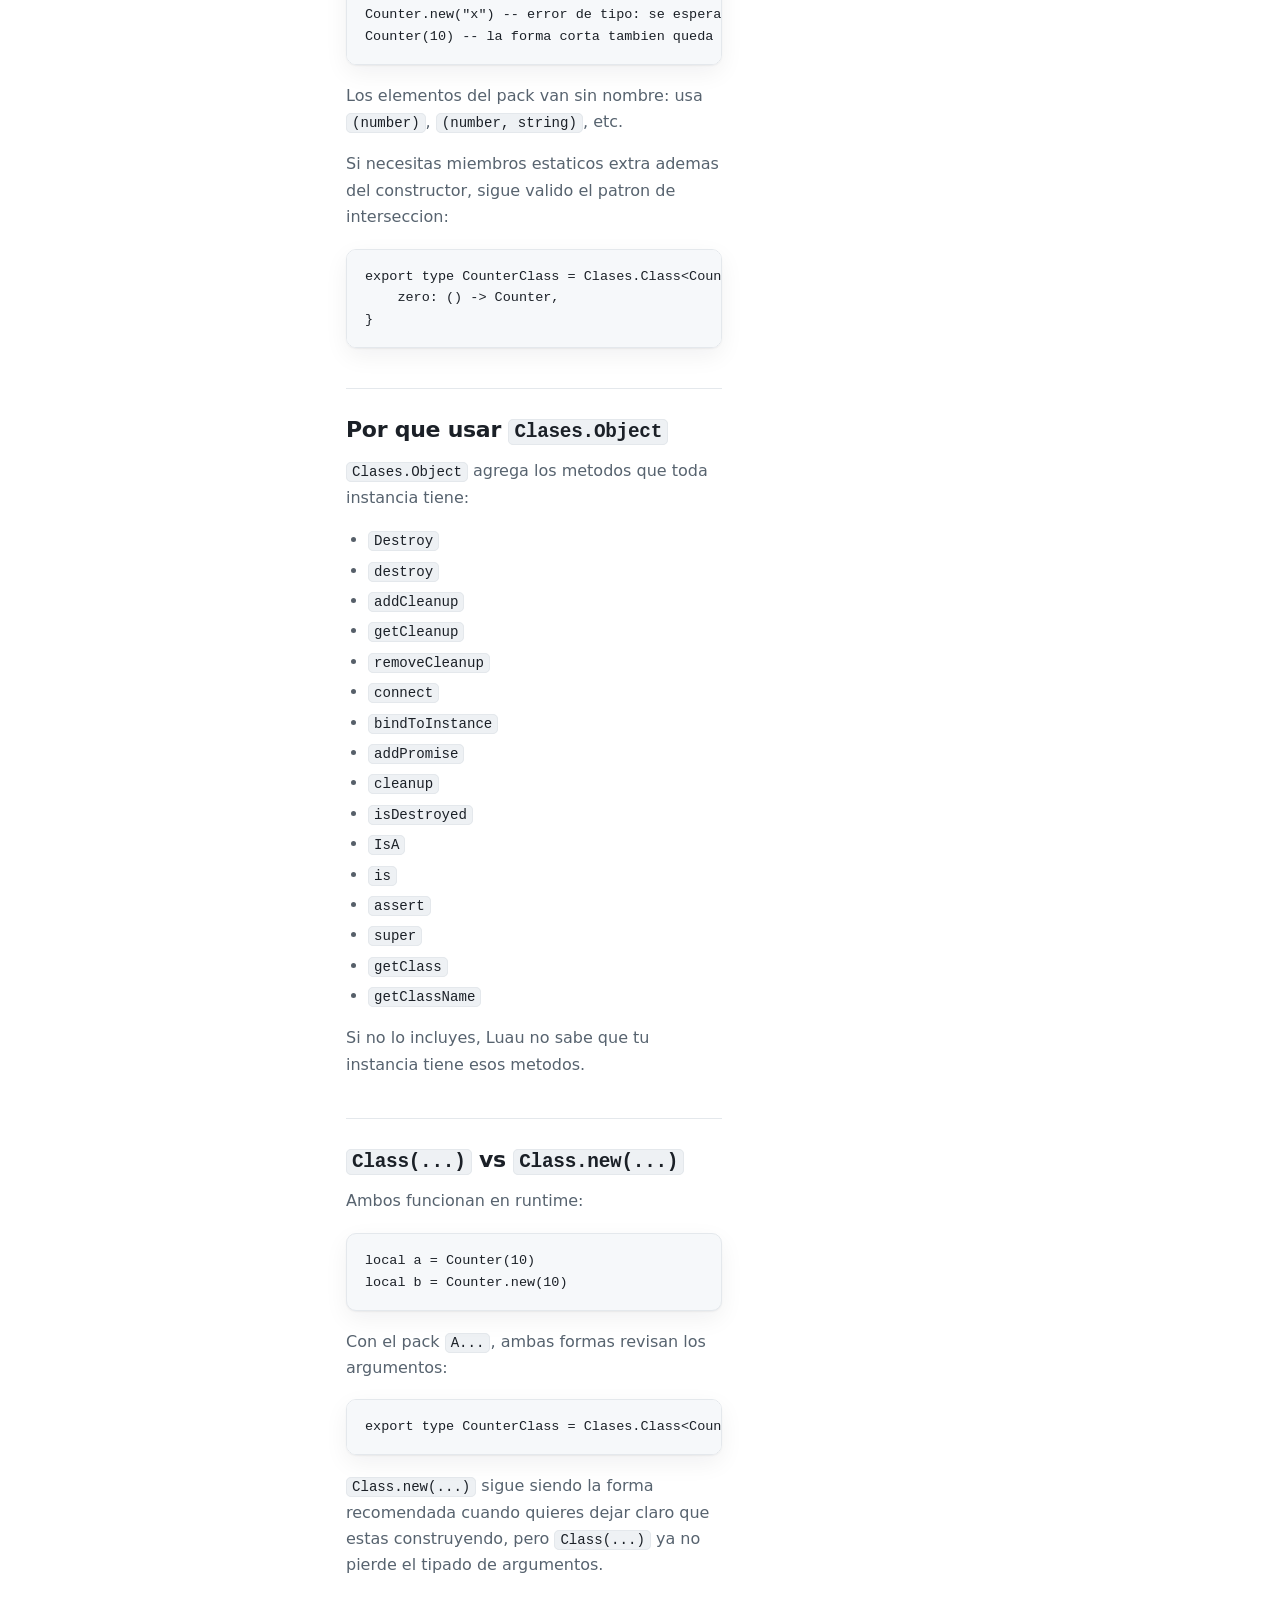
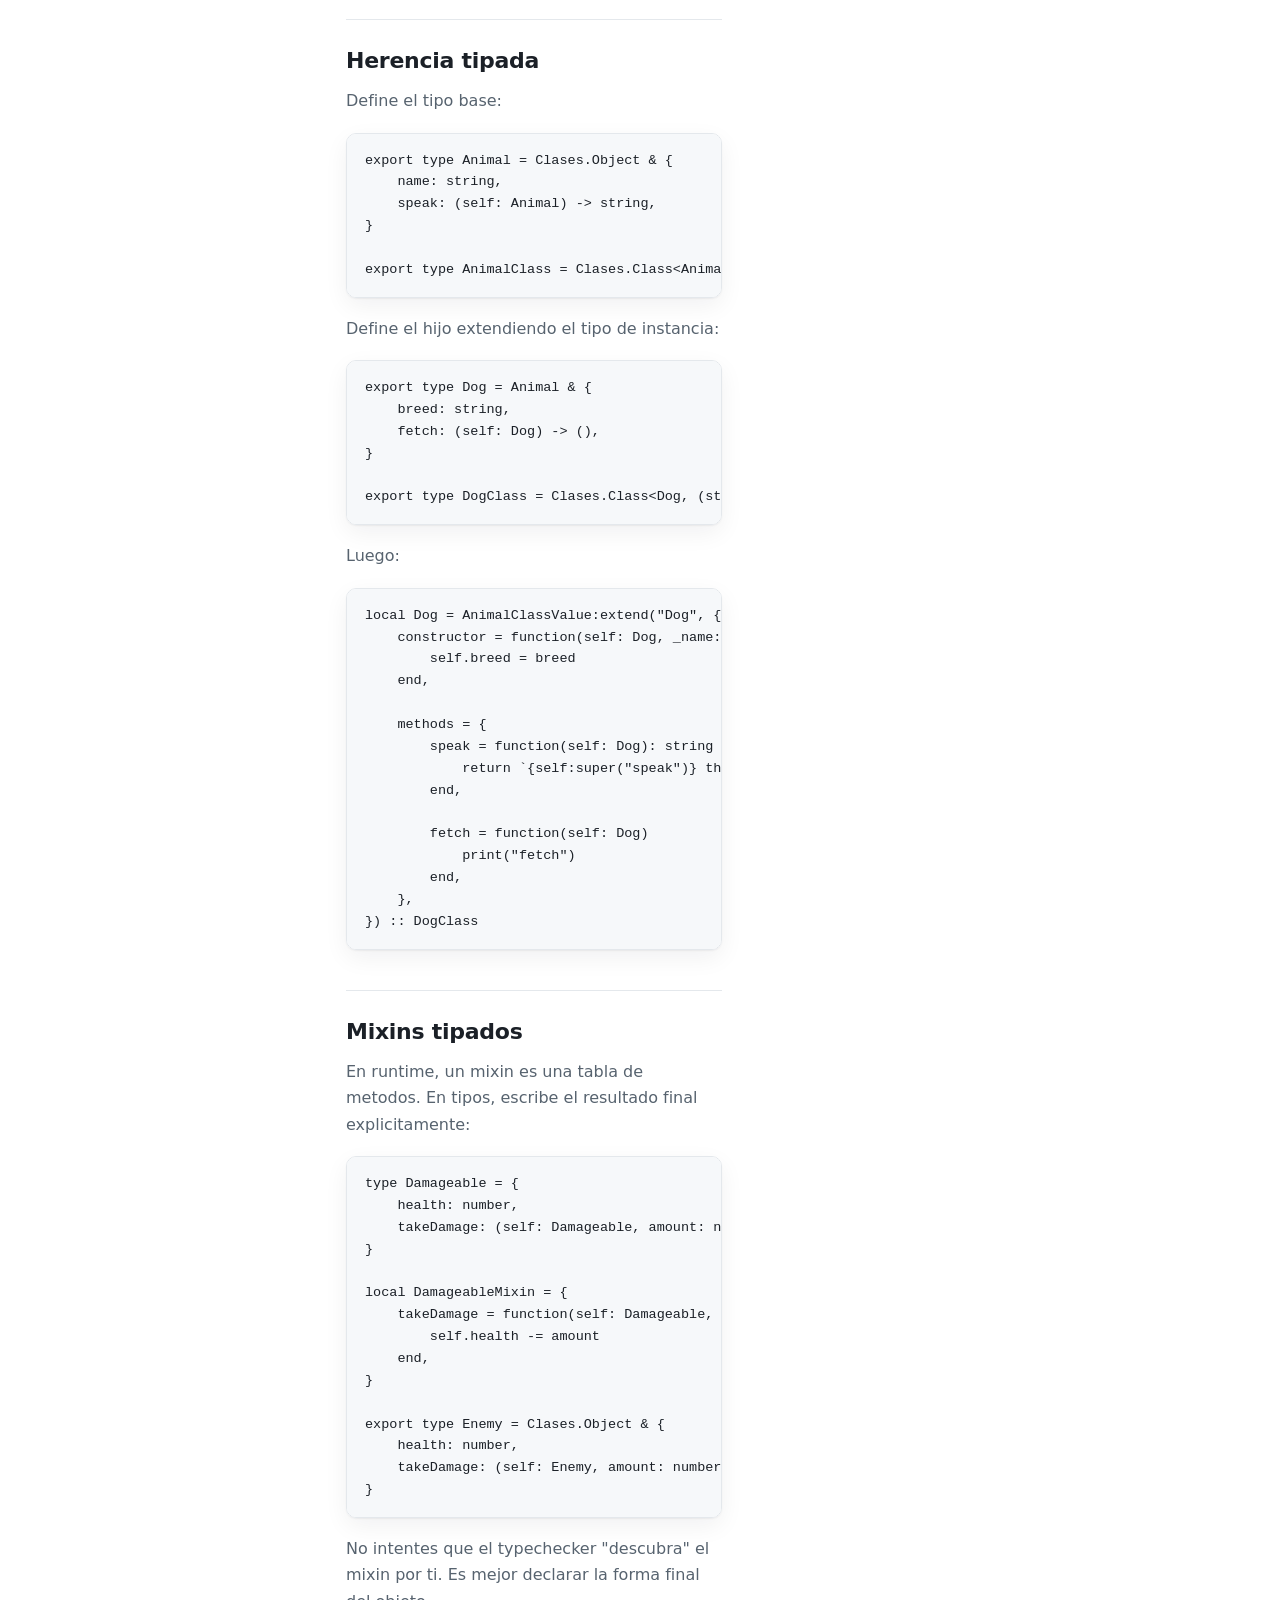
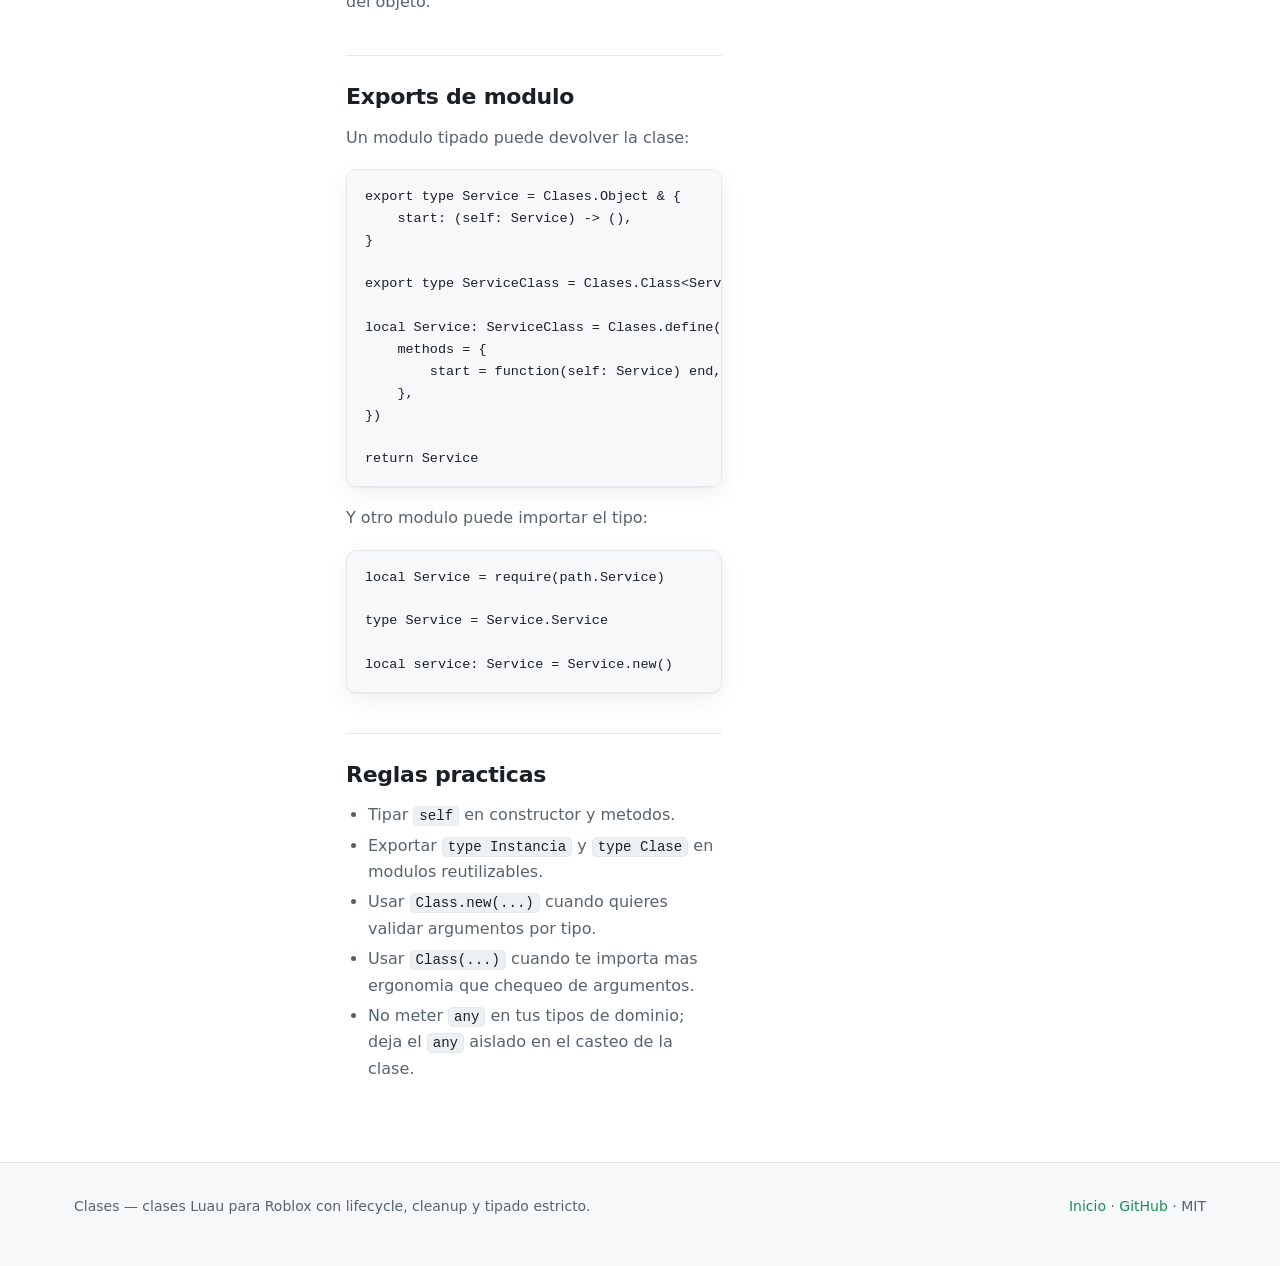
<file: docs/typing.html>
<!doctype html>
<html lang="es" data-theme="dark">
	<head>
		<meta charset="utf-8" />
		<meta name="viewport" content="width=device-width, initial-scale=1" />
		<title>Tipado estricto — Clases</title>
		<meta name="description" content="Tipado estricto — documentación de Clases, librería de clases Luau para Roblox." />
		<meta name="color-scheme" content="dark light" />
		<link rel="stylesheet" href="assets/styles.css" />
		<script>
			(function () {
				try {
					var s = localStorage.getItem("clases-theme");
					var t = s || (matchMedia("(prefers-color-scheme: light)").matches ? "light" : "dark");
					document.documentElement.setAttribute("data-theme", t);
				} catch (e) {}
			})();
		</script>
	</head>
	<body data-doc="TYPING.md">
		<header class="topbar">
			<div class="topbar-inner">
				<a class="brand" href="index.html"><span class="mark">C</span> Clases</a>
				<nav class="nav" aria-label="Secciones">
					<a href="index.html">Inicio</a>
					<a href="api.html">API</a>
					<a href="typing.html">Tipado</a>
					<a href="lifecycle.html">Cleanup</a>
					<a href="faq.html">FAQ</a>
				</nav>
				<span class="topbar-spacer"></span>
				<div class="topbar-actions">
					<a class="icon-link" href="https://github.com/ElWapoteDev/Clases" aria-label="Repositorio en GitHub" rel="noopener">
						<svg width="18" height="18" viewBox="0 0 16 16" fill="currentColor" aria-hidden="true">
							<path d="M8 0C3.58 0 0 3.58 0 8c0 3.54 2.29 6.53 5.47 7.59.4.07.55-.17.55-.38 0-.19-.01-.82-.01-1.49-2.01.37-2.53-.49-2.69-.94-.09-.23-.48-.94-.82-1.13-.28-.15-.68-.52-.01-.53.63-.01 1.08.58 1.23.82.72 1.21 1.87.87 2.33.66.07-.52.28-.87.51-1.07-1.78-.2-3.64-.89-3.64-3.95 0-.87.31-1.59.82-2.15-.08-.2-.36-1.02.08-2.12 0 0 .67-.21 2.2.82.64-.18 1.32-.27 2-.27.68 0 1.36.09 2 .27 1.53-1.04 2.2-.82 2.2-.82.44 1.1.16 1.92.08 2.12.51.56.82 1.27.82 2.15 0 3.07-1.87 3.75-3.65 3.95.29.25.54.73.54 1.48 0 1.07-.01 1.93-.01 2.2 0 .21.15.46.55.38A8.01 8.01 0 0 0 16 8c0-4.42-3.58-8-8-8Z" />
						</svg>
					</a>
					<button class="theme-toggle" type="button" aria-label="Cambiar tema" id="theme-toggle">
						<svg class="moon" width="17" height="17" viewBox="0 0 24 24" fill="none" stroke="currentColor" stroke-width="2" stroke-linecap="round" stroke-linejoin="round" aria-hidden="true"><path d="M21 12.79A9 9 0 1 1 11.21 3 7 7 0 0 0 21 12.79Z" /></svg>
						<svg class="sun" width="17" height="17" viewBox="0 0 24 24" fill="none" stroke="currentColor" stroke-width="2" stroke-linecap="round" stroke-linejoin="round" aria-hidden="true"><circle cx="12" cy="12" r="4" /><path d="M12 2v2M12 20v2M4.93 4.93l1.41 1.41M17.66 17.66l1.41 1.41M2 12h2M20 12h2M4.93 19.07l1.41-1.41M17.66 6.34l1.41-1.41" /></svg>
					</button>
				</div>
			</div>
		</header>

		<div class="docs-shell">
			<aside class="sidebar" aria-label="Documentación">
				<div class="sidebar-title">Documentación</div>
				<nav id="sidebar-nav"></nav>
			</aside>
			<main class="doc-main">
				<article class="prose" id="doc-content">
					<p class="doc-loading">Cargando documentación…</p>
					<noscript>
						Esta documentación se renderiza con JavaScript. Léela en
						<a href="https://github.com/ElWapoteDev/Clases/tree/main/docs">GitHub</a>.
					</noscript>
				</article>
			</main>
			<aside class="doc-toc" id="doc-toc" aria-label="En esta página">
				<div class="toc-title">En esta página</div>
				<nav id="toc-nav"></nav>
			</aside>
		</div>

		<footer class="footer">
			<div class="footer-inner">
				<div>Clases — clases Luau para Roblox con lifecycle, cleanup y tipado estricto.</div>
				<div><a href="index.html">Inicio</a> · <a href="https://github.com/ElWapoteDev/Clases" rel="noopener">GitHub</a> · MIT</div>
			</div>
		</footer>

		<script src="assets/vendor/marked.min.js"></script>
		<script src="assets/docs.js"></script>
	</body>
</html>
</file>
<file: docs/assets/styles.css>
/* Clases — documentation styles.
   Serious, low-saturation, dual dark/light theme. One accent, neutral grays,
   constrained measure. Real Luau highlighting is layered on by Shiki at runtime. */

:root {
	--bg: #0b0e13;
	--bg-elev: #11151c;
	--bg-elev-2: #161b23;
	--code-bg: #0d1117;
	--border: #20262f;
	--border-strong: #2b333d;
	--text: #e6edf3;
	--text-muted: #9aa6b2;
	--text-faint: #7d8b99;
	--accent: #54c98a;
	--accent-soft: rgba(84, 201, 138, 0.12);
	--accent-line: rgba(84, 201, 138, 0.35);
	--accent-contrast: #05130c;
	--warn: #e3b341;
	--warn-soft: rgba(227, 179, 65, 0.1);
	--shadow: 0 1px 2px rgba(0, 0, 0, 0.3), 0 8px 24px rgba(0, 0, 0, 0.22);
	--radius: 10px;
	--radius-sm: 7px;
	--measure: 70ch;
	--max: 1180px;
	color-scheme: dark;
}

[data-theme="light"] {
	--bg: #ffffff;
	--bg-elev: #f7f8fa;
	--bg-elev-2: #eef1f4;
	--code-bg: #f6f8fa;
	--border: #e4e8ec;
	--border-strong: #d3d9df;
	--text: #1b2027;
	--text-muted: #57636f;
	--text-faint: #565f69;
	--accent: #1a8f52;
	--accent-soft: rgba(26, 143, 82, 0.1);
	--accent-line: rgba(26, 143, 82, 0.28);
	--accent-contrast: #ffffff;
	--warn: #9a6700;
	--warn-soft: rgba(154, 103, 0, 0.08);
	--shadow: 0 1px 2px rgba(16, 24, 40, 0.06), 0 8px 24px rgba(16, 24, 40, 0.06);
	color-scheme: light;
}

* {
	box-sizing: border-box;
}

html {
	scroll-behavior: smooth;
	scroll-padding-top: 84px;
	-webkit-text-size-adjust: 100%;
}

@media (prefers-reduced-motion: reduce) {
	html {
		scroll-behavior: auto;
	}
}

body {
	margin: 0;
	background: var(--bg);
	color: var(--text);
	font-family: system-ui, -apple-system, BlinkMacSystemFont, "Segoe UI", Roboto, Helvetica, Arial, sans-serif;
	font-size: 16px;
	line-height: 1.65;
	-webkit-font-smoothing: antialiased;
	text-rendering: optimizelegibility;
}

a {
	color: var(--accent);
	text-decoration: none;
}

a:hover {
	text-decoration: underline;
	text-underline-offset: 3px;
}

:focus-visible {
	outline: 2px solid var(--accent);
	outline-offset: 2px;
	border-radius: 4px;
}

/* Dentro de contenedores con overflow:hidden, dibuja el anillo por dentro. */
.copy:focus-visible,
.faq summary:focus-visible {
	outline-offset: -2px;
}

h1,
h2,
h3 {
	line-height: 1.2;
	letter-spacing: -0.012em;
	font-weight: 680;
}

h2 {
	font-size: clamp(24px, 3.2vw, 32px);
	margin: 0 0 12px;
}

h3 {
	font-size: 18px;
	margin: 0 0 8px;
}

p {
	margin: 0 0 16px;
	max-width: var(--measure);
}

.muted {
	color: var(--text-muted);
}

/* ---------- top bar ---------- */

.topbar {
	position: sticky;
	top: 0;
	z-index: 50;
	background: color-mix(in srgb, var(--bg) 82%, transparent);
	border-bottom: 1px solid var(--border);
	backdrop-filter: saturate(160%) blur(12px);
}

.topbar-inner {
	max-width: var(--max);
	margin: 0 auto;
	padding: 12px 24px;
	display: flex;
	align-items: center;
	gap: 20px;
}

.brand {
	display: inline-flex;
	align-items: center;
	gap: 10px;
	font-weight: 700;
	letter-spacing: -0.01em;
	color: var(--text);
}

.mark {
	width: 28px;
	height: 28px;
	border-radius: 8px;
	background: var(--accent);
	color: var(--accent-contrast);
	display: grid;
	place-items: center;
	font-weight: 800;
	font-size: 15px;
}

.nav {
	display: flex;
	gap: 4px;
	margin-left: 8px;
	font-size: 14px;
}

.nav a {
	color: var(--text-muted);
	padding: 6px 10px;
	border-radius: 6px;
}

.nav a:hover {
	color: var(--text);
	background: var(--bg-elev-2);
	text-decoration: none;
}

.topbar-spacer {
	flex: 1;
}

.topbar-actions {
	display: flex;
	align-items: center;
	gap: 8px;
}

.icon-link,
.theme-toggle {
	display: inline-grid;
	place-items: center;
	width: 36px;
	height: 36px;
	border-radius: 8px;
	border: 1px solid var(--border);
	background: var(--bg-elev);
	color: var(--text-muted);
	cursor: pointer;
	padding: 0;
}

.icon-link:hover,
.theme-toggle:hover {
	color: var(--text);
	border-color: var(--border-strong);
	text-decoration: none;
}

.theme-toggle .sun {
	display: none;
}

[data-theme="light"] .theme-toggle .sun {
	display: block;
}

[data-theme="light"] .theme-toggle .moon {
	display: none;
}

/* ---------- hero ---------- */

.hero {
	position: relative;
	border-bottom: 1px solid var(--border);
	overflow: hidden;
}

.hero::before {
	content: "";
	position: absolute;
	inset: 0;
	background: radial-gradient(60% 80% at 78% -10%, var(--accent-soft), transparent 60%);
	pointer-events: none;
}

.hero-inner {
	position: relative;
	max-width: var(--max);
	margin: 0 auto;
	padding: 72px 24px 60px;
	display: grid;
	grid-template-columns: minmax(0, 1fr) minmax(0, 1.02fr);
	gap: 48px;
	align-items: center;
}

.eyebrow {
	display: inline-flex;
	align-items: center;
	gap: 8px;
	font-size: 12.5px;
	font-weight: 600;
	letter-spacing: 0.02em;
	color: var(--accent);
	background: var(--accent-soft);
	border: 1px solid var(--accent-line);
	padding: 4px 11px;
	border-radius: 999px;
	margin-bottom: 20px;
}

.hero h1 {
	font-size: clamp(38px, 6vw, 60px);
	line-height: 1.05;
	letter-spacing: -0.02em;
	margin: 0 0 18px;
	font-weight: 720;
}

.lead {
	font-size: clamp(17px, 1.6vw, 19px);
	color: var(--text-muted);
	max-width: 46ch;
	margin: 0 0 28px;
}

.actions {
	display: flex;
	gap: 12px;
	flex-wrap: wrap;
}

.btn {
	display: inline-flex;
	align-items: center;
	gap: 8px;
	min-height: 42px;
	padding: 0 18px;
	border-radius: 9px;
	border: 1px solid var(--border-strong);
	background: var(--bg-elev);
	color: var(--text);
	font-weight: 600;
	font-size: 14.5px;
	cursor: pointer;
}

.btn:hover {
	text-decoration: none;
	border-color: var(--text-faint);
}

.btn-primary {
	background: var(--accent);
	border-color: var(--accent);
	color: var(--accent-contrast);
}

.btn-primary:hover {
	border-color: var(--accent);
	filter: brightness(1.05);
}

.hero-meta {
	display: flex;
	gap: 22px;
	margin-top: 26px;
	font-size: 13px;
	color: var(--text-faint);
	flex-wrap: wrap;
}

.hero-meta strong {
	color: var(--text);
	font-weight: 650;
}

/* ---------- layout ---------- */

main {
	max-width: var(--max);
	margin: 0 auto;
	padding: 0 24px;
	display: grid;
	grid-template-columns: minmax(0, 1fr) 200px;
	gap: 48px;
	align-items: start;
}

.content {
	min-width: 0;
	padding: 8px 0 48px;
}

.section {
	padding: 44px 0;
	border-bottom: 1px solid var(--border);
}

.section:last-child {
	border-bottom: none;
}

.section > .kicker {
	font-size: 12.5px;
	font-weight: 600;
	letter-spacing: 0.06em;
	text-transform: uppercase;
	color: var(--accent);
	margin-bottom: 10px;
}

.section-lead {
	color: var(--text-muted);
	max-width: var(--measure);
}

/* ---------- table of contents ---------- */

.toc {
	position: sticky;
	top: 96px;
	font-size: 13.5px;
	padding-top: 52px;
}

.toc-title {
	font-size: 11.5px;
	letter-spacing: 0.08em;
	text-transform: uppercase;
	color: var(--text-faint);
	margin-bottom: 12px;
	font-weight: 600;
}

.toc a {
	display: block;
	color: var(--text-muted);
	padding: 5px 0 5px 13px;
	border-left: 2px solid var(--border);
	line-height: 1.4;
}

.toc a:hover {
	color: var(--text);
	text-decoration: none;
}

.toc a.active {
	color: var(--text);
	border-left-color: var(--accent);
	font-weight: 550;
}

/* ---------- feature cards ---------- */

.grid {
	display: grid;
	grid-template-columns: repeat(3, minmax(0, 1fr));
	gap: 16px;
	margin-top: 24px;
}

.card {
	background: var(--bg-elev);
	border: 1px solid var(--border);
	border-radius: var(--radius);
	padding: 20px;
}

.card h3 {
	margin: 0 0 6px;
}

.card p {
	margin: 0;
	font-size: 14px;
	color: var(--text-muted);
}

.card .card-icon {
	width: 30px;
	height: 30px;
	border-radius: 8px;
	display: grid;
	place-items: center;
	background: var(--accent-soft);
	color: var(--accent);
	margin-bottom: 14px;
}

/* ---------- code blocks ---------- */

.codeblock {
	margin: 18px 0;
	background: var(--code-bg);
	border: 1px solid var(--border);
	border-radius: var(--radius);
	overflow: hidden;
	box-shadow: var(--shadow);
}

.codeblock-head {
	display: flex;
	align-items: center;
	justify-content: space-between;
	padding: 9px 12px 9px 14px;
	border-bottom: 1px solid var(--border);
	background: color-mix(in srgb, var(--code-bg) 86%, var(--text) 4%);
}

.codeblock-name {
	font-family: var(--mono);
	font-size: 12.5px;
	color: var(--text-faint);
}

.copy {
	display: inline-flex;
	align-items: center;
	gap: 6px;
	border: 1px solid var(--border);
	background: transparent;
	color: var(--text-muted);
	font-size: 12px;
	font-weight: 550;
	padding: 4px 9px;
	border-radius: 6px;
	cursor: pointer;
}

.copy:hover {
	color: var(--text);
	border-color: var(--border-strong);
}

.copy.copied {
	color: var(--accent);
	border-color: var(--accent-line);
}

:root {
	--mono: ui-monospace, "JetBrains Mono", "SFMono-Regular", "SF Mono", Menlo, Consolas, "Liberation Mono", monospace;
}

pre.codeblock-body {
	margin: 0;
	padding: 16px 18px;
	overflow-x: auto;
	background: var(--code-bg);
	font-family: var(--mono);
	font-size: 13.5px;
	line-height: 1.62;
	tab-size: 4;
	color: var(--text);
}

pre.codeblock-body code {
	font-family: inherit;
	white-space: pre;
}

/* Shiki dual-theme: tokens carry --shiki-light / --shiki-dark; pick per theme.
   Los wrappers .line no llevan la variable, asi que caen al color del texto. */
[data-theme="light"] pre.codeblock-body code span {
	color: var(--shiki-light, var(--text));
}

[data-theme="dark"] pre.codeblock-body code span {
	color: var(--shiki-dark, var(--text));
}

/* inline code */
p code,
li code,
td code {
	font-family: var(--mono);
	font-size: 0.88em;
	background: var(--bg-elev-2);
	border: 1px solid var(--border);
	border-radius: 5px;
	padding: 1px 5px;
	color: var(--text);
}

/* ---------- split ---------- */

.split {
	display: grid;
	grid-template-columns: minmax(0, 1fr) minmax(0, 1fr);
	gap: 18px;
	align-items: start;
}

/* ---------- callout ---------- */

.callout {
	border: 1px solid var(--border);
	border-left: 3px solid var(--accent);
	background: var(--accent-soft);
	border-radius: 0 var(--radius-sm) var(--radius-sm) 0;
	padding: 14px 16px;
	margin: 18px 0;
	max-width: var(--measure);
}

.callout.warn {
	border-left-color: var(--warn);
	background: var(--warn-soft);
}

.callout p {
	margin: 0;
	font-size: 14.5px;
	color: var(--text);
}

.callout strong {
	font-weight: 650;
}

/* ---------- comparison matrix ---------- */

.matrix-wrap {
	overflow-x: auto;
	border: 1px solid var(--border);
	border-radius: var(--radius);
	margin-top: 22px;
}

table.matrix {
	width: 100%;
	border-collapse: collapse;
	font-size: 13.8px;
	min-width: 640px;
}

table.matrix th,
table.matrix td {
	text-align: left;
	padding: 11px 14px;
	border-bottom: 1px solid var(--border);
	vertical-align: middle;
}

table.matrix thead th {
	color: var(--text-muted);
	font-weight: 600;
	font-size: 12.5px;
	letter-spacing: 0.01em;
	background: var(--bg-elev);
}

table.matrix tbody th {
	font-weight: 550;
	color: var(--text);
}

table.matrix th.highlight {
	background: var(--accent-soft);
}

table.matrix td.highlight {
	background: var(--accent-soft);
}

table.matrix tbody tr:last-child td,
table.matrix tbody tr:last-child th {
	border-bottom: none;
}

.yes {
	color: var(--accent);
	font-weight: 600;
}

.no {
	color: var(--text-faint);
}

.partial {
	color: var(--warn);
}

/* ---------- FAQ ---------- */

.faq details {
	border: 1px solid var(--border);
	border-radius: var(--radius-sm);
	margin-bottom: 10px;
	background: var(--bg-elev);
	overflow: hidden;
}

.faq summary {
	cursor: pointer;
	padding: 14px 16px;
	font-weight: 600;
	font-size: 15px;
	list-style: none;
	display: flex;
	justify-content: space-between;
	align-items: center;
	gap: 12px;
}

.faq summary::-webkit-details-marker {
	display: none;
}

.faq summary::after {
	content: "+";
	color: var(--text-faint);
	font-size: 18px;
	font-weight: 400;
}

.faq details[open] summary::after {
	content: "–";
}

.faq details[open] summary {
	border-bottom: 1px solid var(--border);
}

.faq .answer {
	padding: 14px 16px;
	color: var(--text-muted);
	font-size: 14.5px;
}

.faq .answer p {
	margin: 0;
	max-width: none;
}

/* ---------- doc links ---------- */

.doclinks {
	display: grid;
	grid-template-columns: repeat(2, minmax(0, 1fr));
	gap: 10px;
	margin-top: 20px;
}

.doclink {
	display: flex;
	flex-direction: column;
	gap: 2px;
	border: 1px solid var(--border);
	border-radius: var(--radius-sm);
	padding: 13px 15px;
	background: var(--bg-elev);
	color: var(--text);
}

.doclink:hover {
	border-color: var(--border-strong);
	text-decoration: none;
}

.doclink .t {
	font-weight: 600;
	font-size: 14.5px;
}

.doclink .d {
	font-size: 13px;
	color: var(--text-faint);
}

/* ---------- footer ---------- */

.footer {
	border-top: 1px solid var(--border);
	background: var(--bg-elev);
}

.footer-inner {
	max-width: var(--max);
	margin: 0 auto;
	padding: 32px 24px 48px;
	display: flex;
	justify-content: space-between;
	gap: 16px;
	flex-wrap: wrap;
	color: var(--text-muted);
	font-size: 14px;
}

/* ---------- responsive ---------- */

@media (max-width: 980px) {
	main {
		grid-template-columns: minmax(0, 1fr);
	}

	.toc {
		display: none;
	}

	.hero-inner {
		grid-template-columns: minmax(0, 1fr);
		gap: 36px;
		padding: 56px 24px 48px;
	}

	.grid {
		grid-template-columns: minmax(0, 1fr);
	}
}

@media (max-width: 720px) {
	.nav {
		display: none;
	}

	.split,
	.doclinks {
		grid-template-columns: minmax(0, 1fr);
	}
}

/* ===================== docs site (sidebar + rendered markdown) ===================== */

.docs-shell {
	max-width: var(--max);
	margin: 0 auto;
	padding: 0 24px;
	display: grid;
	grid-template-columns: 232px minmax(0, 1fr) 196px;
	gap: 40px;
	align-items: start;
}

.sidebar {
	position: sticky;
	top: 80px;
	padding: 28px 0;
	max-height: calc(100vh - 80px);
	overflow-y: auto;
}

.sidebar-title {
	font-size: 11.5px;
	letter-spacing: 0.08em;
	text-transform: uppercase;
	color: var(--text-faint);
	font-weight: 600;
	margin-bottom: 12px;
	padding-left: 12px;
}

#sidebar-nav {
	display: flex;
	flex-direction: column;
	gap: 1px;
}

#sidebar-nav a {
	display: block;
	color: var(--text-muted);
	font-size: 14px;
	padding: 7px 12px;
	border-radius: 7px;
	border-left: 2px solid transparent;
}

#sidebar-nav a:hover {
	color: var(--text);
	background: var(--bg-elev);
	text-decoration: none;
}

#sidebar-nav a.active {
	color: var(--accent);
	background: var(--accent-soft);
	border-left-color: var(--accent);
	font-weight: 600;
}

.doc-main {
	min-width: 0;
	padding: 36px 0 64px;
}

.doc-toc {
	position: sticky;
	top: 80px;
	padding: 38px 0;
	font-size: 13px;
}

.doc-toc .toc-title {
	font-size: 11px;
	letter-spacing: 0.08em;
	text-transform: uppercase;
	color: var(--text-faint);
	font-weight: 600;
	margin-bottom: 10px;
}

#toc-nav a {
	display: block;
	color: var(--text-muted);
	padding: 5px 0 5px 12px;
	border-left: 2px solid var(--border);
	line-height: 1.35;
}

#toc-nav a:hover {
	color: var(--text);
	text-decoration: none;
}

#toc-nav a.active {
	color: var(--text);
	border-left-color: var(--accent);
	font-weight: 550;
}

/* ---- rendered markdown (prose) ---- */

.prose {
	min-width: 0;
}

.doc-loading,
.doc-error {
	color: var(--text-faint);
}

.prose h1 {
	font-size: clamp(28px, 4vw, 36px);
	line-height: 1.15;
	letter-spacing: -0.02em;
	margin: 0 0 24px;
	font-weight: 720;
}

.prose h2 {
	font-size: 22px;
	margin: 40px 0 14px;
	padding-top: 28px;
	border-top: 1px solid var(--border);
	scroll-margin-top: 80px;
	font-weight: 660;
}

.prose h3 {
	font-size: 17px;
	margin: 28px 0 10px;
	scroll-margin-top: 80px;
	font-weight: 620;
}

.prose p,
.prose li {
	color: var(--text-muted);
	max-width: var(--measure);
}

.prose p {
	margin: 0 0 16px;
}

.prose strong {
	color: var(--text);
	font-weight: 640;
}

.prose ul,
.prose ol {
	margin: 0 0 16px;
	padding-left: 22px;
}

.prose li {
	margin: 4px 0;
}

.prose li::marker {
	color: var(--text-faint);
}

.prose a {
	color: var(--accent);
	font-weight: 500;
}

.prose hr {
	border: none;
	border-top: 1px solid var(--border);
	margin: 32px 0;
}

.prose blockquote {
	margin: 18px 0;
	padding: 12px 16px;
	border-left: 3px solid var(--accent);
	background: var(--accent-soft);
	border-radius: 0 var(--radius-sm) var(--radius-sm) 0;
	color: var(--text);
	max-width: var(--measure);
}

.prose blockquote p {
	margin: 0;
	color: var(--text);
}

.prose table {
	width: 100%;
	border-collapse: collapse;
	margin: 18px 0;
	font-size: 14px;
	display: block;
	overflow-x: auto;
}

.prose th,
.prose td {
	text-align: left;
	padding: 9px 13px;
	border: 1px solid var(--border);
	vertical-align: top;
}

.prose th {
	background: var(--bg-elev);
	color: var(--text);
	font-weight: 600;
}

.prose td {
	color: var(--text-muted);
}

/* code in prose: reuse the codeblock look, with an inset copy button */
.prose pre.doc-pre {
	position: relative;
	margin: 18px 0;
	padding: 16px 18px;
	background: var(--code-bg);
	border: 1px solid var(--border);
	border-radius: var(--radius);
	overflow-x: auto;
	font-family: var(--mono);
	font-size: 13.5px;
	line-height: 1.62;
	tab-size: 4;
	color: var(--text);
	box-shadow: var(--shadow);
}

.prose pre.doc-pre code {
	font-family: inherit;
	white-space: pre;
	background: none;
	border: none;
	padding: 0;
	font-size: inherit;
	color: inherit;
}

.prose pre.doc-pre .copy {
	position: absolute;
	top: 8px;
	right: 8px;
	background: color-mix(in srgb, var(--code-bg) 80%, transparent);
	backdrop-filter: blur(4px);
	opacity: 0;
	transition: opacity 0.12s ease;
}

.prose pre.doc-pre:hover .copy,
.prose pre.doc-pre .copy:focus-visible {
	opacity: 1;
}

[data-theme="light"] .prose pre.doc-pre code span {
	color: var(--shiki-light, var(--text));
}

[data-theme="dark"] .prose pre.doc-pre code span {
	color: var(--shiki-dark, var(--text));
}

.prose :not(pre) > code {
	font-family: var(--mono);
	font-size: 0.88em;
	background: var(--bg-elev-2);
	border: 1px solid var(--border);
	border-radius: 5px;
	padding: 1px 5px;
	color: var(--text);
}

@media (max-width: 980px) {
	.docs-shell {
		grid-template-columns: minmax(0, 1fr);
		gap: 0;
	}

	.doc-toc {
		display: none;
	}

	.sidebar {
		position: static;
		max-height: none;
		overflow: visible;
		padding: 16px 0 0;
		border-bottom: 1px solid var(--border);
	}

	.sidebar-title {
		padding-left: 0;
	}

	#sidebar-nav {
		flex-direction: row;
		flex-wrap: nowrap;
		overflow-x: auto;
		gap: 4px;
		padding-bottom: 12px;
	}

	#sidebar-nav a {
		white-space: nowrap;
		border-left: none;
		border-bottom: 2px solid transparent;
		border-radius: 6px;
	}

	#sidebar-nav a.active {
		border-left: none;
	}

	.doc-main {
		padding: 24px 0 48px;
	}
}
</file>
